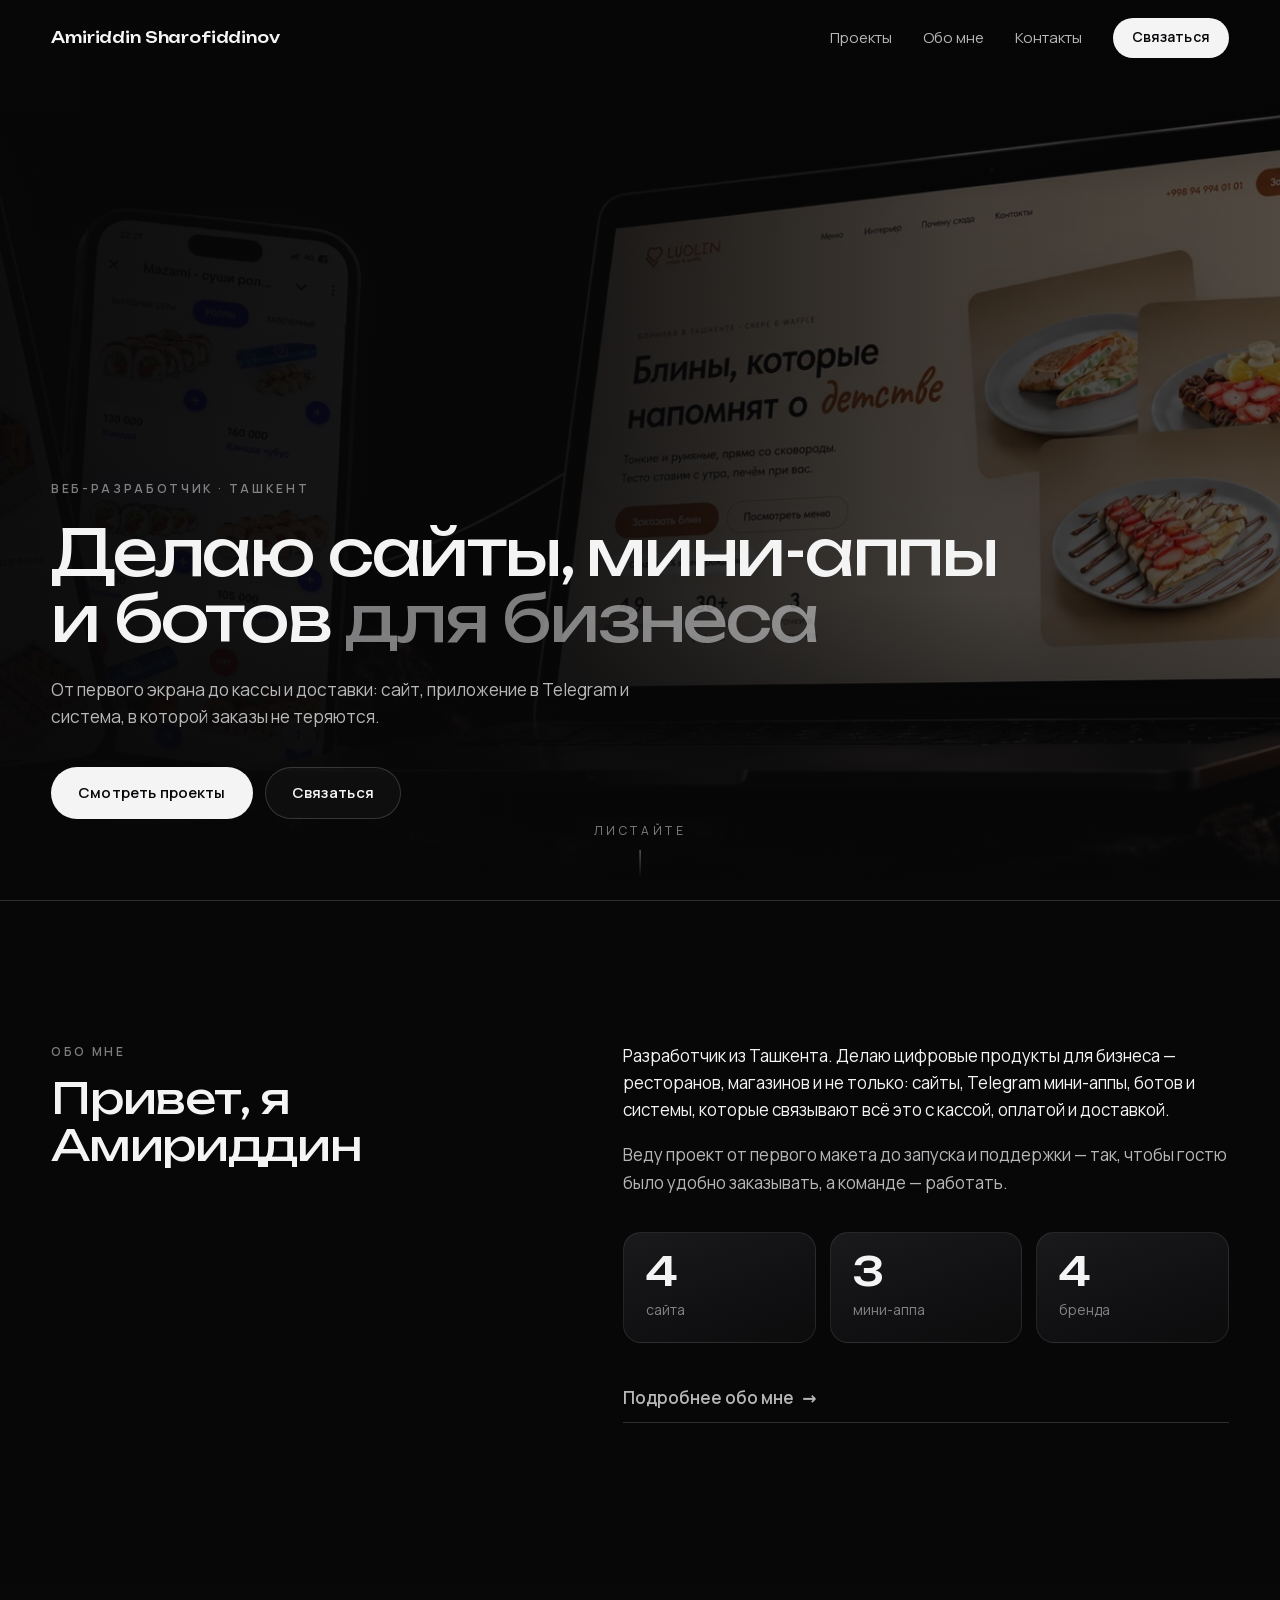
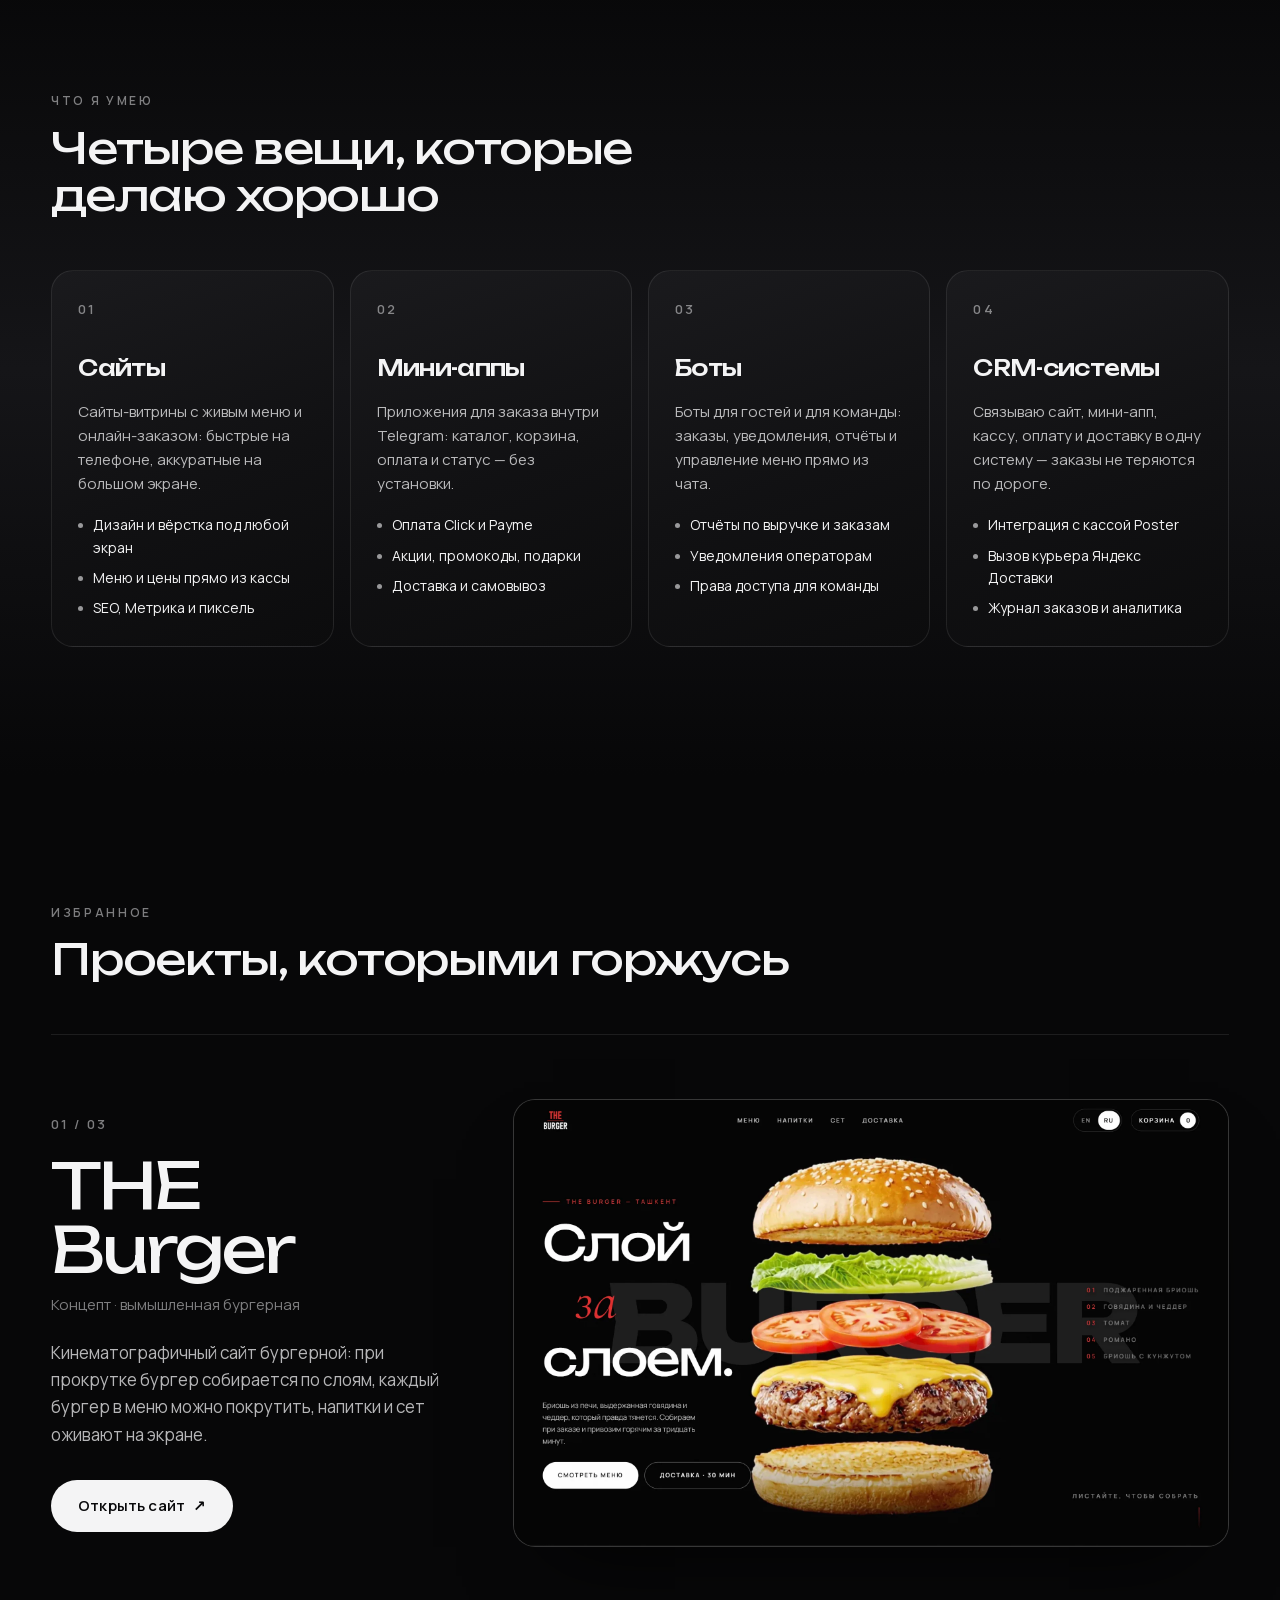
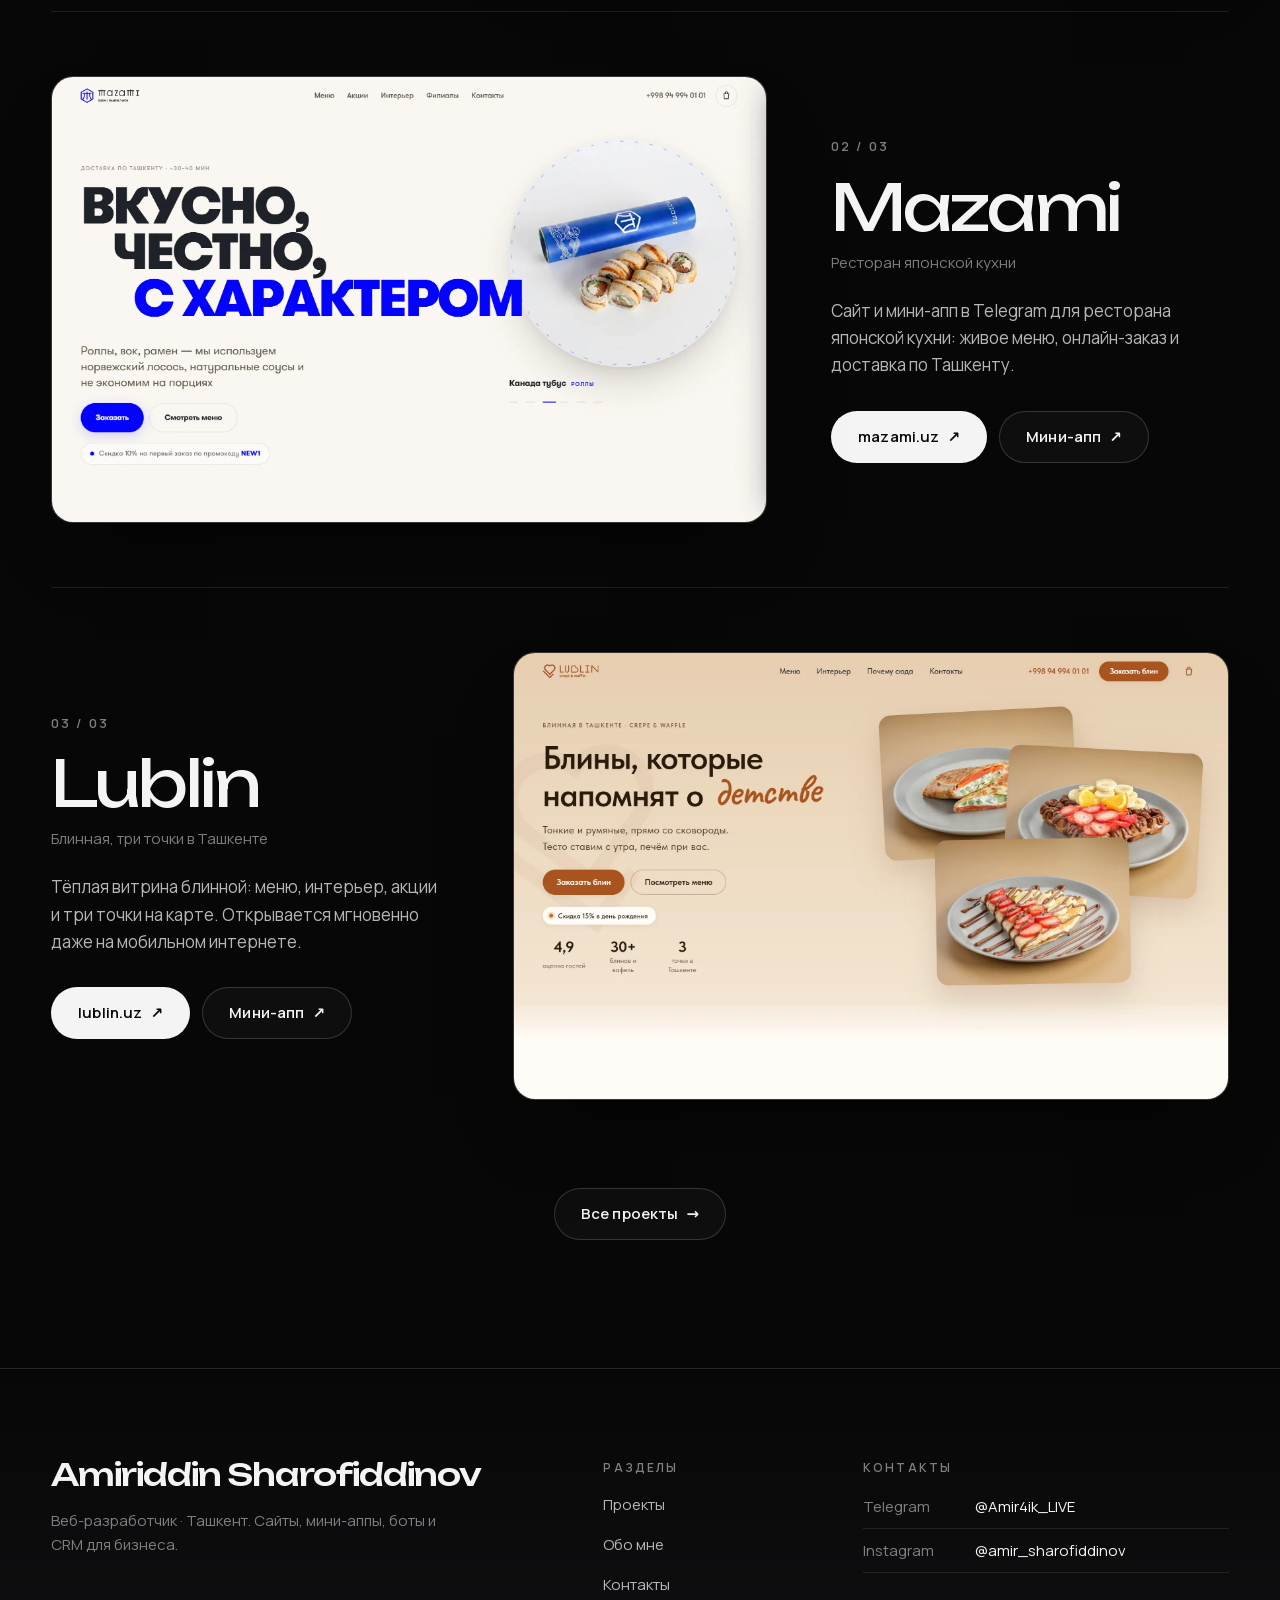
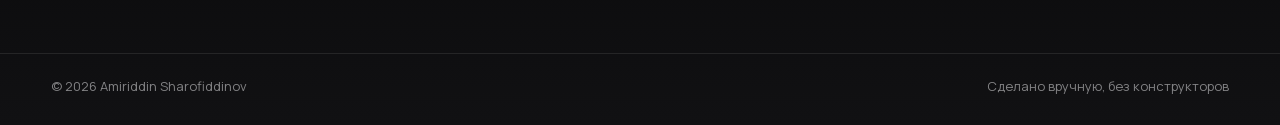
<file: index.html>
<!DOCTYPE html><html lang="ru" class="t7sVdG_variable hdYSwG_variable"><head><meta charSet="utf-8"/><meta name="viewport" content="width=device-width, initial-scale=1"/><link rel="preload" href="/_next/static/media/4e1c87b7aa9e2f2f-s.p.3o02-8iknf6dl.woff2" as="font" crossorigin="" type="font/woff2"/><link rel="preload" href="/_next/static/media/a343f882a40d2cc9-s.p.0p-wng2nn8o-p.woff2" as="font" crossorigin="" type="font/woff2"/><link rel="preload" href="/_next/static/media/b59689b1142d37ce-s.p.1bk8_xp319hr4.woff2" as="font" crossorigin="" type="font/woff2"/><link rel="preload" href="/_next/static/media/d3fe2f289711ac3f-s.p.2v2sz4qlut9s1.woff2" as="font" crossorigin="" type="font/woff2"/><link rel="preload" href="/shots/hero.webp" as="image"/><link rel="stylesheet" href="/_next/static/chunks/0s82jh16yvixo.css" data-precedence="next"/><link rel="preload" as="script" fetchPriority="low" href="/_next/static/chunks/1x6obpmlu1_c2.js"/><script src="/_next/static/chunks/2r4s4h5xul1n-.js" async=""></script><script src="/_next/static/chunks/2khxl0v1q4i6n.js" async=""></script><script src="/_next/static/chunks/1kb4dcqdypxx7.js" async=""></script><script src="/_next/static/chunks/turbopack-3-ry682tkyiqk.js" async=""></script><script src="/_next/static/chunks/0umf92h1sb77c.js" async=""></script><script src="/_next/static/chunks/2ol_wr3q3f4i1.js" async=""></script><meta name="theme-color" content="#070708"/><title>Amiriddin Sharofiddinov — сайты, мини-аппы, боты и CRM</title><meta name="description" content="Делаю сайты, Telegram мини-аппы, ботов и системы заказов для бизнеса в Ташкенте."/><meta name="robots" content="noindex, nofollow"/><meta name="color-scheme" content="only dark"/><meta property="og:title" content="Amiriddin Sharofiddinov — сайты, мини-аппы, боты и CRM"/><meta property="og:description" content="Делаю сайты, Telegram мини-аппы, ботов и системы заказов для бизнеса в Ташкенте."/><meta property="og:site_name" content="Amiriddin Sharofiddinov"/><meta property="og:locale" content="ru_RU"/><meta property="og:image" content="https://amir4iklive.github.io/og.jpg"/><meta property="og:image:width" content="1200"/><meta property="og:image:height" content="630"/><meta property="og:image:alt" content="Amiriddin Sharofiddinov — сайты, мини-аппы, боты и CRM"/><meta property="og:type" content="website"/><meta name="twitter:card" content="summary_large_image"/><meta name="twitter:title" content="Amiriddin Sharofiddinov — сайты, мини-аппы, боты и CRM"/><meta name="twitter:description" content="Делаю сайты, Telegram мини-аппы, ботов и системы заказов для бизнеса в Ташкенте."/><meta name="twitter:image" content="https://amir4iklive.github.io/og.jpg"/><link rel="icon" href="/favicon.ico?favicon.1y26ri8yu77g-.ico" sizes="64x64" type="image/x-icon"/><link rel="icon" href="/icon.svg?icon.0d6d65uo4bvgk.svg" sizes="any" type="image/svg+xml"/><meta name="next-size-adjust" content=""/><script src="/_next/static/chunks/0cz1d0mv5g_q7.js" noModule=""></script></head><body><div hidden=""><!--$--><!--/$--></div><script>document.documentElement.classList.add('js')</script><a class="skip" href="#main">Перейти к содержанию</a><header class="top"><a class="top__logo" href="/">Amiriddin Sharofiddinov</a><nav class="top__nav" aria-label="Разделы"><a class="top__home is-on" aria-current="page" href="/">Главная</a><a class="" href="/projects/">Проекты</a><a class="" href="/about/">Обо мне</a><a class="" href="/contacts/">Контакты</a><a class="btn btn--light btn--sm top__cta" href="/contacts/">Связаться</a><div class="top__social"><a href="https://t.me/Amir4ik_LIVE" target="_blank" rel="noreferrer">Telegram<!-- --> ↗</a><a href="https://instagram.com/amir_sharofiddinov" target="_blank" rel="noreferrer">Instagram<!-- --> ↗</a></div></nav><button type="button" class="top__burger" aria-expanded="false" aria-label="Открыть меню"><i aria-hidden="true"></i></button></header><main id="main"><section class="hero"><div class="shot hero__photo" style="aspect-ratio:auto"><img src="/shots/hero.webp" alt="Сайт Lublin и мини-апп Mazami на ноутбуке и телефонах" loading="eager" decoding="async"/></div><div class="hero__shade" aria-hidden="true"></div><div class="hero__inner"><p class="eyebrow" data-reveal="true">Веб-разработчик · Ташкент</p><h1 class="hero__title" data-reveal="true" style="--d:0.06s">Делаю сайты, <span class="nowrap">мини-аппы</span> и ботов <span class="dim">для бизнеса</span></h1><p class="hero__lead" data-reveal="true" style="--d:0.14s">От первого экрана до кассы и доставки: сайт, приложение в Telegram и система, в которой заказы не теряются.</p><div class="hero__actions" data-reveal="true" style="--d:0.22s"><a class="btn btn--light" href="/projects/">Смотреть проекты</a><a class="btn btn--ghost" href="/contacts/">Связаться</a></div></div><span class="hero__hint" aria-hidden="true">Листайте</span></section><hr class="divider"/><section class="about" id="about"><div class="wrap about__grid"><div><p class="eyebrow" data-reveal="true">Обо мне</p><h2 class="h2" data-reveal="true" style="--d:0.06s">Привет, я Амириддин</h2></div><div class="about__text"><p data-reveal="true" style="--d:0.1s">Разработчик из Ташкента. Делаю цифровые продукты для бизнеса — ресторанов, магазинов и не только: сайты, Telegram мини-аппы, ботов и системы, которые связывают всё это с кассой, оплатой и доставкой.</p><p data-reveal="true" style="--d:0.16s">Веду проект от первого макета до запуска и поддержки — так, чтобы гостю было удобно заказывать, а команде — работать.</p><dl class="facts" data-reveal="true" style="--d:0.22s"><div><dt>4</dt><dd>сайта</dd></div><div><dt>3</dt><dd>мини-аппа</dd></div><div><dt>4</dt><dd>бренда</dd></div></dl><a class="link-arrow" data-reveal="true" style="--d:0.28s" href="/about/">Подробнее обо мне <span aria-hidden="true">→</span></a></div></div></section><section class="skills"><div class="wrap"><div class="sec-head"><p class="eyebrow" data-reveal="true">Что я умею</p><h2 class="h2" data-reveal="true" style="--d:0.06s">Четыре вещи, которые делаю хорошо</h2></div><div class="skills__grid"><article class="skill" data-reveal="true" style="--d:0s"><span class="skill__num">0<!-- -->1</span><h3 class="skill__title">Сайты</h3><p class="skill__text">Сайты-витрины с живым меню и онлайн-заказом: быстрые на телефоне, аккуратные на большом экране.</p><ul class="skill__points"><li>Дизайн и вёрстка под любой экран</li><li>Меню и цены прямо из кассы</li><li>SEO, Метрика и пиксель</li></ul></article><article class="skill" data-reveal="true" style="--d:0.07s"><span class="skill__num">0<!-- -->2</span><h3 class="skill__title">Мини-аппы</h3><p class="skill__text">Приложения для заказа внутри Telegram: каталог, корзина, оплата и статус — без установки.</p><ul class="skill__points"><li>Оплата Click и Payme</li><li>Акции, промокоды, подарки</li><li>Доставка и самовывоз</li></ul></article><article class="skill" data-reveal="true" style="--d:0.14s"><span class="skill__num">0<!-- -->3</span><h3 class="skill__title">Боты</h3><p class="skill__text">Боты для гостей и для команды: заказы, уведомления, отчёты и управление меню прямо из чата.</p><ul class="skill__points"><li>Отчёты по выручке и заказам</li><li>Уведомления операторам</li><li>Права доступа для команды</li></ul></article><article class="skill" data-reveal="true" style="--d:0.21000000000000002s"><span class="skill__num">0<!-- -->4</span><h3 class="skill__title">CRM-системы</h3><p class="skill__text">Связываю сайт, мини-апп, кассу, оплату и доставку в одну систему — заказы не теряются по дороге.</p><ul class="skill__points"><li>Интеграция с кассой Poster</li><li>Вызов курьера Яндекс Доставки</li><li>Журнал заказов и аналитика</li></ul></article></div></div></section><section class="featured"><div class="wrap"><div class="sec-head"><p class="eyebrow" data-reveal="true">Избранное</p><h2 class="h2" data-reveal="true" style="--d:0.06s">Проекты, которыми горжусь</h2></div><article class="feat"><div class="feat__text" data-reveal="true"><p class="feat__num">0<!-- -->1<!-- --> / 0<!-- -->3</p><h3 class="feat__brand">THE Burger</h3><p class="feat__kicker">Концепт · вымышленная бургерная</p><p class="feat__about">Кинематографичный сайт бургерной: при прокрутке бургер собирается по слоям, каждый бургер в меню можно покрутить, напитки и сет оживают на экране.</p><div class="feat__links"><a class="btn btn--light" href="https://amir4iklive.github.io/the-burger/" target="_blank" rel="noreferrer">Открыть сайт<!-- --> <span aria-hidden="true">↗</span></a></div></div><div class="feat__media" data-reveal="true" style="--d:0.1s"><div class="shot " style="aspect-ratio:16 / 10"><img src="/shots/theburger-hero.webp" alt="THE Burger — сайт" loading="lazy" decoding="async"/></div></div></article><article class="feat feat--flip"><div class="feat__text" data-reveal="true"><p class="feat__num">0<!-- -->2<!-- --> / 0<!-- -->3</p><h3 class="feat__brand">Mazami</h3><p class="feat__kicker">Ресторан японской кухни</p><p class="feat__about">Сайт и мини-апп в Telegram для ресторана японской кухни: живое меню, онлайн-заказ и доставка по Ташкенту.</p><div class="feat__links"><a class="btn btn--light" href="https://mazami.uz" target="_blank" rel="noreferrer">mazami.uz<!-- --> <span aria-hidden="true">↗</span></a><a class="btn btn--ghost" href="https://t.me/mazamiuzbot" target="_blank" rel="noreferrer">Мини-апп<!-- --> <span aria-hidden="true">↗</span></a></div></div><div class="feat__media" data-reveal="true" style="--d:0.1s"><div class="shot " style="aspect-ratio:16 / 10"><img src="/shots/mazami-hero.webp" alt="Mazami — сайт" loading="lazy" decoding="async"/></div></div></article><article class="feat"><div class="feat__text" data-reveal="true"><p class="feat__num">0<!-- -->3<!-- --> / 0<!-- -->3</p><h3 class="feat__brand">Lublin</h3><p class="feat__kicker">Блинная, три точки в Ташкенте</p><p class="feat__about">Тёплая витрина блинной: меню, интерьер, акции и три точки на карте. Открывается мгновенно даже на мобильном интернете.</p><div class="feat__links"><a class="btn btn--light" href="https://lublin.uz" target="_blank" rel="noreferrer">lublin.uz<!-- --> <span aria-hidden="true">↗</span></a><a class="btn btn--ghost" href="https://t.me/lublinuzbot" target="_blank" rel="noreferrer">Мини-апп<!-- --> <span aria-hidden="true">↗</span></a></div></div><div class="feat__media" data-reveal="true" style="--d:0.1s"><div class="shot " style="aspect-ratio:16 / 10"><img src="/shots/lublin-hero.webp" alt="Lublin — сайт" loading="lazy" decoding="async"/></div></div></article><div class="featured__more" data-reveal="true"><a class="btn btn--ghost" href="/projects/">Все проекты <span aria-hidden="true">→</span></a></div></div></section><!--$--><!--/$--></main><footer class="foot"><div class="foot__inner"><div class="foot__brand"><a class="foot__name" href="/">Amiriddin Sharofiddinov</a><p class="foot__line">Веб-разработчик<!-- --> · <!-- -->Ташкент<!-- -->. Сайты, мини-аппы, боты и CRM для бизнеса.</p></div><nav class="foot__col" aria-label="Разделы"><p class="foot__head">Разделы</p><a href="/projects/">Проекты</a><a href="/about/">Обо мне</a><a href="/contacts/">Контакты</a></nav><div class="foot__col"><p class="foot__head">Контакты</p><p class="foot__contact"><span>Telegram</span><a class="contact-value" href="https://t.me/Amir4ik_LIVE" target="_blank" rel="noreferrer">@Amir4ik_LIVE</a></p><p class="foot__contact"><span>Instagram</span><a class="contact-value" href="https://instagram.com/amir_sharofiddinov" target="_blank" rel="noreferrer">@amir_sharofiddinov</a></p></div></div><div class="foot__bottom"><span>© <!-- -->2026<!-- --> <!-- -->Amiriddin Sharofiddinov</span><span>Сделано вручную, без конструкторов</span></div></footer><script id="_R_">(globalThis["TURBOPACK"] || (globalThis["TURBOPACK"] = [])).push({"otherChunks":["static/chunks/1x6obpmlu1_c2.js","static/chunks/2r4s4h5xul1n-.js","static/chunks/2khxl0v1q4i6n.js","static/chunks/1kb4dcqdypxx7.js"],"runtimeModuleIds":[94553]});</script><script src="/_next/static/chunks/1x6obpmlu1_c2.js" async=""></script><script>(self.__next_f=self.__next_f||[]).push([0])</script><script>self.__next_f.push([1,"1:\"$Sreact.fragment\"\n2:\"/_next/static/chunks/0umf92h1sb77c.js\"\n3:\"/_next/static/chunks/2ol_wr3q3f4i1.js\"\n4:I[2971,[\"$2\",\"$3\"],\"default\"]\n5:I[39756,[\"$2\",\"$3\"],\"default\"]\n6:I[37457,[\"$2\",\"$3\"],\"default\"]\n7:I[22016,[\"$2\",\"$3\"],\"\"]\n8:I[91563,[\"$2\",\"$3\"],\"default\"]\n10:\"ViewportBoundary\"\n11:I[97367,[\"$2\",\"$3\"],\"$10\"]\n13:\"MetadataBoundary\"\n14:I[97367,[\"$2\",\"$3\"],\"$13\"]\n15:\"$Sreact.suspense\"\n17:I[68027,[\"$2\",\"$3\"],\"default\",1]\n:HL[\"/_next/static/chunks/0s82jh16yvixo.css\",\"style\"]\n:HL[\"/_next/static/media/4e1c87b7aa9e2f2f-s.p.3o02-8iknf6dl.woff2\",\"font\",{\"crossOrigin\":\"\",\"type\":\"font/woff2\"}]\n:HL[\"/_next/static/media/a343f882a40d2cc9-s.p.0p-wng2nn8o-p.woff2\",\"font\",{\"crossOrigin\":\"\",\"type\":\"font/woff2\"}]\n:HL[\"/_next/static/media/b59689b1142d37ce-s.p.1bk8_xp319hr4.woff2\",\"font\",{\"crossOrigin\":\"\",\"type\":\"font/woff2\"}]\n:HL[\"/_next/static/media/d3fe2f289711ac3f-s.p.2v2sz4qlut9s1.woff2\",\"font\",{\"crossOrigin\":\"\",\"type\":\"font/woff2\"}]\n:HL[\"/shots/hero.webp\",\"image\"]\n9:[[\"children\",{\"s\":\"__PAGE__\",\"h\":512,\"d\":{\"r\":[\"$\",\"$1\",\"c\",{\"children\":[[[\"$\",\"section\",null,{\"className\":\"hero\",\"children\":[[\"$\",\"div\",null,{\"className\":\"shot hero__photo\",\"style\":{\"aspectRatio\":\"auto\"},\"children\":[\"$\",\"img\",null,{\"src\":\"/shots/hero.webp\",\"alt\":\"Сайт Lublin и мини-апп Mazami на ноутбуке и телефонах\",\"loading\":\"eager\",\"decoding\":\"async\"}]}],[\"$\",\"div\",null,{\"className\":\"hero__shade\",\"aria-hidden\":\"true\"}],[\"$\",\"div\",null,{\"className\":\"hero__inner\",\"children\":[[\"$\",\"p\",null,{\"className\":\"eyebrow\",\"data-reveal\":true,\"children\":\"Веб-разработчик · Ташкент\"}],[\"$\",\"h1\",null,{\"className\":\"hero__title\",\"data-reveal\":true,\"style\":{\"--d\":\"0.06s\"},\"children\":[\"Делаю сайты, \",[\"$\",\"span\",null,{\"className\":\"nowrap\",\"children\":\"мини-аппы\"}],\" и ботов \",[\"$\",\"span\",null,{\"className\":\"dim\",\"children\":\"для бизнеса\"}]]}],[\"$\",\"p\",null,{\"className\":\"hero__lead\",\"data-reveal\":true,\"style\":{\"--d\":\"0.14s\"},\"children\":\"От первого экрана до кассы и доставки: сайт, приложение в Telegram и система, в которой заказы не теряются.\"}],[\"$\",\"div\",null,{\"className\":\"hero__actions\",\"data-reveal\":true,\"style\":{\"--d\":\"0.22s\"},\"children\":[[\"$\",\"$L7\",null,{\"className\":\"btn btn--light\",\"href\":\"/projects\",\"children\":\"Смотреть проекты\"}],[\"$\",\"$L7\",null,{\"className\":\"btn btn--ghost\",\"href\":\"/contacts\",\"children\":\"Связаться\"}]]}]]}],[\"$\",\"span\",null,{\"className\":\"hero__hint\",\"aria-hidden\":\"true\",\"children\":\"Листайте\"}]]}],[\"$\",\"hr\",null,{\"className\":\"divider\"}],[\"$\",\"section\",null,{\"className\":\"about\",\"id\":\"about\",\"children\":[\"$\",\"div\",null,{\"className\":\"wrap about__grid\",\"children\":[[\"$\",\"div\",null,{\"children\":[\"$La\",\"$Lb\"]}],\"$Lc\"]}]}],\"$Ld\",\"$Le\"],null,\"$Lf\"]}],\"p\":false,\"v\":null}}]]\n0:{\"P\":null,\"c\":[\"\",\"\"],\"q\":\"\",\"i\":false,\"t\":{\"t\":{\"s\":\"\",\"h\":528,\"d\":{\"r\":[\"$\",\"$1\",\"c\",{\"children\":[[[\"$\",\"link\",\"0\",{\"rel\":\"stylesheet\",\"href\":\"/_next/static/chunks/0s82jh16yvixo.css\",\"precedence\":\"next\",\"crossOrigin\":\"$undefined\",\"nonce\":\"$undefined\"}],[\"$\",\"script\",\"script-0\",{\"src\":\"/_next/static/chunks/0umf92h1sb77c.js\",\"async\":true,\"nonce\":\"$undefined\"}],[\"$\",\"script\",\"script-1\",{\"src\":\"/_next/static/chunks/2ol_wr3q3f4i1.js\",\"async\":true,\"nonce\":\"$undefined\"}]],[\"$\",\"html\",null,{\"lang\":\"ru\",\"className\":\"t7sVdG_variable hdYSwG_variable\",\"suppressHydrationWarning\":true,\"children\":[\"$\",\"body\",null,{\"children\":[[\"$\",\"script\",null,{\"dangerouslySetInnerHTML\":{\"__html\":\"document.documentElement.classList.add('js')\"}}],[\"$\",\"a\",null,{\"className\":\"skip\",\"href\":\"#main\",\"children\":\"Перейти к содержанию\"}],[\"$\",\"$L4\",null,{}],[\"$\",\"main\",null,{\"id\":\"main\",\"children\":[\"$\",\"$L5\",null,{\"parallelRouterKey\":\"children\",\"error\":\"$undefined\",\"errorStyles\":\"$undefined\",\"errorScripts\":\"$undefined\",\"template\":[\"$\",\"$L6\",null,{}],\"templateStyles\":\"$undefined\",\"templateScripts\":\"$undefined\",\"notFound\":[[\"$\",\"section\",null,{\"className\":\"phead nf\",\"children\":[[\"$\",\"p\",null,{\"className\":\"eyebrow\",\"children\":\"Ошибка 404\"}],[\"$\",\"h1\",null,{\"className\":\"phead__title\",\"children\":\"Такой страницы нет\"}],[\"$\",\"p\",null,{\"className\":\"phead__lead\",\"children\":\"Возможно, ссылка устарела или в адресе опечатка. Начните с главной или посмотрите проекты.\"}],[\"$\",\"div\",null,{\"className\":\"hero__actions\",\"children\":[[\"$\",\"$L7\",null,{\"className\":\"btn btn--light\",\"href\":\"/\",\"children\":\"На главную\"}],[\"$\",\"$L7\",null,{\"className\":\"btn btn--ghost\",\"href\":\"/projects\",\"children\":\"Проекты\"}]]}]]}],[]],\"forbidden\":\"$undefined\",\"unauthorized\":\"$undefined\"}]}],[\"$\",\"footer\",null,{\"className\":\"foot\",\"children\":[[\"$\",\"div\",null,{\"className\":\"foot__inner\",\"children\":[[\"$\",\"div\",null,{\"className\":\"foot__brand\",\"children\":[[\"$\",\"$L7\",null,{\"href\":\"/\",\"className\":\"foot__name\",\"children\":\"Amiriddin Sharofiddinov\"}],[\"$\",\"p\",null,{\"className\":\"foot__line\",\"children\":[\"Веб-разработчик\",\" · \",\"Ташкент\",\". Сайты, мини-аппы, боты и CRM для бизнеса.\"]}]]}],[\"$\",\"nav\",null,{\"className\":\"foot__col\",\"aria-label\":\"Разделы\",\"children\":[[\"$\",\"p\",null,{\"className\":\"foot__head\",\"children\":\"Разделы\"}],[[\"$\",\"$L7\",\"/projects\",{\"href\":\"/projects\",\"children\":\"Проекты\"}],[\"$\",\"$L7\",\"/about\",{\"href\":\"/about\",\"children\":\"Обо мне\"}],[\"$\",\"$L7\",\"/contacts\",{\"href\":\"/contacts\",\"children\":\"Контакты\"}]]]}],[\"$\",\"div\",null,{\"className\":\"foot__col\",\"children\":[[\"$\",\"p\",null,{\"className\":\"foot__head\",\"children\":\"Контакты\"}],[[\"$\",\"p\",\"telegram\",{\"className\":\"foot__contact\",\"children\":[[\"$\",\"span\",null,{\"children\":\"Telegram\"}],[\"$\",\"a\",null,{\"className\":\"contact-value\",\"href\":\"https://t.me/Amir4ik_LIVE\",\"target\":\"_blank\",\"rel\":\"noreferrer\",\"children\":\"@Amir4ik_LIVE\"}]]}],[\"$\",\"p\",\"instagram\",{\"className\":\"foot__contact\",\"children\":[[\"$\",\"span\",null,{\"children\":\"Instagram\"}],[\"$\",\"a\",null,{\"className\":\"contact-value\",\"href\":\"https://instagram.com/amir_sharofiddinov\",\"target\":\"_blank\",\"rel\":\"noreferrer\",\"children\":\"@amir_sharofiddinov\"}]]}]]]}]]}],[\"$\",\"div\",null,{\"className\":\"foot__bottom\",\"children\":[[\"$\",\"span\",null,{\"children\":[\"© \",2026,\" \",\"Amiriddin Sharofiddinov\"]}],[\"$\",\"span\",null,{\"children\":\"Сделано вручную, без конструкторов\"}]]}]]}],[\"$\",\"$L8\",null,{}]]}]}]]}],\"p\":false,\"v\":null},\"c\":\"$Q9\"},\"h\":{\"r\":[\"$\",\"$1\",\"h\",{\"children\":[null,[\"$\",\"$L11\",null,{\"children\":\"$L12\"}],[\"$\",\"$L14\",null,{\"children\":[[\"$\",\"div\",null,{\"hidden\":true,\"children\":[\"$\",\"$15\",null,{\"name\":\"Next.Metadata\",\"children\":\"$L16\"}]}],null]}],[\"$\",\"meta\",null,{\"name\":\"next-size-adjust\",\"content\":\"\"}]]}],\"p\":false,\"v\":null}},\"m\":\"$undefined\",\"G\":[\"$17\",[[\"$\",\"link\",\"0\",{\"rel\":\"stylesheet\",\"href\":\"/_next/static/chunks/0s82jh16yvixo.css\",\"precedence\":\"next\",\"crossOrigin\":\"$undefined\",\"nonce\":\"$undefined\"}]]],\"S\":true,\"r\":\"$undefined\",\"s\":\"$undefined\",\"a\":\"$undefined\",\"l\":\"$undefined\",\"p\":\"$undefined\",\"d\":\"$undefined\",\"b\":\"O921_ZmAZaTmbzYtUHk78\"}\n18:I[97367,[\"$2\",\"$3\"],\"OutletBoundary\"]\na:[\"$\",\"p\",null,{\"className\":\"eyebrow\",\"data-reveal\":true,\"children\":\"Обо мне\"}]\nb:[\"$\",\"h2\",null,{\"className\":\"h2\",\"data-reveal\":true,\"style\":{\"--d\":\"0.06s\"},\"children\":\"Привет, я Амириддин\"}]\nc:[\"$\",\"div\",null,{\"className\":\"about__text\",\"children\":[[\"$\",\"p\",null,{\"data-reveal\":true,\"style\":{\"--d\":\"0.1s\"},\"children\":\"Разработчик из Ташкента. Делаю цифровые продукты для бизнеса — ресторанов, магазинов и не только: сайты, Telegram мини-аппы, ботов и системы, которые связывают всё это с кассой, оплатой и доставкой.\"}],[\"$\",\"p\",null,{\"data-reveal\":true,\"style\":{\"--d\":\"0.16s\"},\"children\":\"Веду проект от первого макета до запуска и поддержки — так, чтобы гостю было удобно заказывать, а команде — работать.\"}],[\"$\",\"dl\",null,{\"className\":\"facts\",\"data-reveal\":true,\"style\":{\"--d\":\"0.22s\"},\"children\":[[\"$\",\"div\",\"сайта\",{\"children\":[[\"$\",\"dt\",null,{\"children\":\"4\"}],[\"$\",\"dd\",null,{\"children\":\"сайта\"}]]}],[\"$\",\"div\",\"мини-аппа\",{\"children\":[[\"$\",\"dt\",null,{\"children\":\"3\"}],[\"$\",\"dd\",null,{\"children\":\"мини-аппа\"}]]}],[\"$\",\"div\",\"бренда\",{\"children\":[[\"$\",\"dt\",null,{\"children\":\"4\"}],[\"$\",\"dd\",null,{\"children\":\"бренда\"}]]}]]}],[\"$\",\"$L7\",null,{\"className\":\"link-arrow\",\"href\":\"/about\",\"data-reveal\":true,\"style\":{\"--d\":\"0.28s\"},\"children\":[\"Подробнее обо мне \",[\"$\",\"span\",null,{\"aria-hidden\":\"true\",\"children\":\"→\"}]]}]]}]\nd:[\"$\",\"section\",null,{\"className\":\"skills\",\"children\":[\"$\",\"div\",null,{\"className\":\"wrap\",\"children\":[[\"$\",\"div\",null,{\"className\":\"sec-head\",\"children\":[[\"$\",\"p\",null,{\"className\":\"eyebrow\",\"data-reveal\":true,\"children\":\"Что я умею\"}],[\"$\",\"h2\",null,{\"className\":\"h2\",\"data-reveal\":true,\"style\":{\"--d\":\"0.06s\"},\"children\":\"Четыре вещи, которые делаю хорошо\"}]]}],[\"$\",\"div\",null,{\"className\":\"skills__grid\",\"children\":[[\"$\",\"article\",\"sites\",{\"className\":\"skill\",\"data-reveal\":true,\"style\":{\"--d\":\"0s\"},\"children\":[[\"$\",\"span\",null,{\"className\":\"skill__num\",\"children\":[\"0\",1]}],[\"$\",\"h3\",null,{\"className\":\"skill__title\",\"children\":\"Сайты\"}],[\"$\",\"p\",null,{\"className\":\"skill__text\",\"children\":\"Сайты-витрины с живым меню и онлайн-заказом: быстрые на телефоне, аккуратные на большом экране.\"}],[\"$\",\"ul\",null,{\"className\":\"skill__points\",\"children\":[[\"$\",\"li\",\"Дизайн и вёрстка под любой экран\",{\"children\":\"Дизайн и вёрстка под любой экран\"}],[\"$\",\"li\",\"Меню и цены прямо из кассы\",{\"children\":\"Меню и цены прямо из кассы\"}],[\"$\",\"li\",\"SEO, Метрика и пиксель\",{\"children\":\"SEO, Метрика и пиксель\"}]]}]]}],[\"$\",\"article\",\"apps\",{\"className\":\"skill\",\"data-reveal\":true,\"style\":{\"--d\":\"0.07s\"},\"children\":[[\"$\",\"span\",null,{\"className\":\"skill__num\",\"children\":[\"0\",2]}],[\"$\",\"h3\",null,{\"className\":\"skill__title\",\"children\":\"Мини-аппы\"}],[\"$\",\"p\",null,{\"className\":\"skill__text\",\"children\":\"Приложения для заказа внутри Telegram: каталог, корзина, оплата и статус — без установки.\"}],[\"$\",\"ul\",null,{\"className\":\"skill__points\",\"children\":[[\"$\",\"li\",\"Оплата Click и Payme\",{\"children\":\"Оплата Click и Payme\"}],[\"$\",\"li\",\"Акции, промокоды, подарки\",{\"children\":\"Акции, промокоды, подарки\"}],[\"$\",\"li\",\"Доставка и самовывоз\",{\"children\":\"Доставка и самовывоз\"}]]}]]}],[\"$\",\"article\",\"bots\",{\"className\":\"skill\",\"data-reveal\":true,\"style\":{\"--d\":\"0.14s\"},\"children\":[[\"$\",\"span\",null,{\"className\":\"skill__num\",\"children\":[\"0\",3]}],[\"$\",\"h3\",null,{\"className\":\"skill__title\",\"children\":\"Боты\"}],[\"$\",\"p\",null,{\"className\":\"skill__text\",\"children\":\"Боты для гостей и для команды: заказы, уведомления, отчёты и управление меню прямо из чата.\"}],[\"$\",\"ul\",null,{\"className\":\"skill__points\",\"children\":[[\"$\",\"li\",\"Отчёты по выручке и заказам\",{\"children\":\"Отчёты по выручке и заказам\"}],[\"$\",\"li\",\"Уведомления операторам\",{\"children\":\"Уведомления операторам\"}],[\"$\",\"li\",\"Права доступа для команды\",{\"children\":\"Права доступа для команды\"}]]}]]}],[\"$\",\"article\",\"crm\",{\"className\":\"skill\",\"data-reveal\":true,\"style\":{\"--d\":\"0.21000000000000002s\"},\"children\":[[\"$\",\"span\",null,{\"className\":\"skill__num\",\"children\":[\"0\",4]}],[\"$\",\"h3\",null,{\"className\":\"skill__title\",\"children\":\"CRM-системы\"}],[\"$\",\"p\",null,{\"className\":\"skill__text\",\"children\":\"Связываю сайт, мини-апп, кассу, оплату и доставку в одну систему — заказы не теряются по дороге.\"}],[\"$\",\"ul\",null,{\"className\":\"skill__points\",\"children\":[[\"$\",\"li\",\"Интеграция с кассой Poster\",{\"children\":\"Интеграция с кассой Poster\"}],[\"$\",\"li\",\"Вызов курьера Яндекс Доставки\",{\"children\":\"Вызов курьера Яндекс Доставки\"}],[\"$\",\"li\",\"Журнал заказов и аналитика\",{\"children\":\"Журнал заказов и аналитика\"}]]}]]}]]}]]}]}]\ne:[\"$\",\"section\",null,{\"className\":\"featured\",\"children\":[\"$\",\"div\",null,{\"className\":\"wrap\",\"children\":[[\"$\",\"div\",null,{\"className\":\"sec-head\",\"children\":[[\"$\",\"p\",null,{\"className\":\"eyebrow\",\"data-reveal\":true,\"children\":\"Избранное\"}],[\"$\",\"h2\",null,{\"className\":\"h2\",\"data-reveal\":true,\"style\":{\"--d\":\"0.06s\"},\"children\":\"Проекты, которыми горжусь\"}]]}],[[\"$\",\"article\",\"theburger\",{\"className\":\"feat\",\"children\":[[\"$\",\"div\",null,{\"className\":\"feat__text\",\"data-reveal\":true,\"children\":[[\"$\",\"p\",null,{\"className\":\"feat__num\",\"children\":[\"0\",1,\" / 0\",3]}],[\"$\",\"h3\",null,{\"className\":\"feat__brand\",\"children\":\"THE Burger\"}],[\"$\",\"p\",null,{\"className\":\"feat__kicker\",\"children\":\"Концепт · вымышленная бургерная\"}],[\"$\",\"p\",null,{\"className\":\"feat__about\",\"children\":\"Кинематографичный сайт бургерной: при прокрутке бургер собирается по слоям, каждый бургер в меню можно покрутить, напитки и сет оживают на экране.\"}],[\"$\",\"div\",null,{\"className\":\"feat__links\",\"children\":[[\"$\",\"a\",\"https://amir4iklive.github.io/the-burger/\",{\"className\":\"btn btn--light\",\"href\":\"https://amir4iklive.github.io/the-burger/\",\"target\":\"_blank\",\"rel\":\"noreferrer\",\"children\":[\"Открыть сайт\",\" \",[\"$\",\"span\",null,{\"aria-hidden\":\"true\",\"children\":\"↗\"}]]}]]}]]}],[\"$\",\"div\",null,{\"className\":\"feat__media\",\"data-reveal\":true,\"style\":{\"--d\":\"0.1s\"},\"children\":[\"$\",\"div\",null,{\"className\":\"shot \",\"style\":{\"aspectRatio\":\"16 / 10\"},\"children\":[\"$\",\"img\",null,{\"src\":\"/shots/theburger-hero.webp\",\"alt\":\"THE Burger — сайт\",\"loading\":\"lazy\",\"decoding\":\"async\"}]}]}]]}],[\"$\",\"article\",\"mazami\",{\"className\":\"feat feat--flip\",\"children\":[[\"$\",\"div\",null,{\"className\":\"feat__text\",\"data-reveal\":true,\"children\":[[\"$\",\"p\",null,{\"className\":\"feat__num\",\"children\":[\"0\",2,\" / 0\",3]}],[\"$\",\"h3\",null,{\"className\":\"feat__brand\",\"children\":\"Mazami\"}],[\"$\",\"p\",null,{\"className\":\"feat__kicker\",\"children\":\"Ресторан японской кухни\"}],[\"$\",\"p\",null,{\"className\":\"feat__about\",\"children\":\"Сайт и мини-апп в Telegram для ресторана японской кухни: живое меню, онлайн-заказ и доставка по Ташкенту.\"}],[\"$\",\"div\",null,{\"className\":\"feat__links\",\"children\":[[\"$\",\"a\",\"https://mazami.uz\",{\"className\":\"btn btn--light\",\"href\":\"https://mazami.uz\",\"target\":\"_blank\",\"rel\":\"noreferrer\",\"children\":[\"mazami.uz\",\" \",[\"$\",\"span\",null,{\"aria-hidden\":\"true\",\"children\":\"↗\"}]]}],[\"$\",\"a\",\"https://t.me/mazamiuzbot\",{\"className\":\"btn btn--ghost\",\"href\":\"https://t.me/mazamiuzbot\",\"target\":\"_blank\",\"rel\":\"noreferrer\",\"children\":[\"Мини-апп\",\" \",[\"$\",\"span\",null,{\"aria-hidden\":\"true\",\"children\":\"↗\"}]]}]]}]]}],[\"$\",\"div\",null,{\"className\":\"feat__media\",\"data-reveal\":true,\"style\":{\"--d\":\"0.1s\"},\"children\":[\"$\",\"div\",null,{\"className\":\"shot \",\"style\":{\"aspectRatio\":\"16 / 10\"},\"children\":[\"$\",\"img\",null,{\"src\":\"/shots/mazami-hero.webp\",\"alt\":\"Mazami — сайт\",\"loading\":\"lazy\",\"decoding\":\"async\"}]}]}]]}],[\"$\",\"article\",\"lublin\",{\"className\":\"feat\",\"children\":[[\"$\",\"div\",null,{\"className\":\"feat__text\",\"data-reveal\":true,\"children\":[[\"$\",\"p\",null,{\"className\":\"feat__num\",\"children\":[\"0\",3,\" / 0\",3]}],[\"$\",\"h3\",null,{\"className\":\"feat__brand\",\"children\":\"Lublin\"}],[\"$\",\"p\",null,{\"className\":\"feat__kicker\",\"children\":\"Блинная, три точки в Ташкенте\"}],[\"$\",\"p\",null,{\"className\":\"feat__about\",\"children\":\"Тёплая витрина блинной: меню, интерьер, акции и три точки на карте. Открывается мгновенно даже на мобильном интернете.\"}],[\"$\",\"div\",null,{\"className\":\"feat__links\",\"children\":[[\"$\",\"a\",\"https://lublin.uz\",{\"className\":\"btn btn--light\",\"href\":\"https://lublin.uz\",\"target\":\"_blank\",\"rel\":\"noreferrer\",\"children\":[\"lublin.uz\",\" \",[\"$\",\"span\",null,{\"aria-hidden\":\"true\",\"children\":\"↗\"}]]}],[\"$\",\"a\",\"https://t.me/lublinuzbot\",{\"className\":\"btn btn--ghost\",\"href\":\"https://t.me/lublinuzbot\",\"target\":\"_blank\",\"rel\":\"noreferrer\",\"children\":[\"Мини-апп\",\" \",[\"$\",\"span\",null,{\"aria-hidden\":\"true\",\"children\":\"↗\"}]]}]]}]]}],[\"$\",\"div\",null,{\"className\":\"feat__media\",\"data-reveal\":true,\"style\":{\"--d\":\"0.1s\"},\"children\":[\"$\",\"div\",null,{\"className\":\"shot \",\"style\":{\"aspectRatio\":\"16 / 10\"},\"children\":[\"$\",\"img\",null,{\"src\":\"/shots/lublin-hero.webp\",\"alt\":\"Lublin — сайт\",\"loading\":\"lazy\",\"decoding\":\"async\"}]}]}]]}]],[\"$\",\"div\",null,{\"className\":\"featured__more\",\"data-reveal\":true,\"children\":[\"$\",\"$L7\",null,{\"className\":\"btn btn--ghost\",\"href\":\"/projects\",\"children\":[\"Все проекты \",[\"$\",\"span\",null,{\"aria-hidden\":\"true\",\"children\":\"→\"}]]}]}]]}]}]\nf:[\"$\",\"$L18\",null,{\"children\":[\"$\",\"$15\",null,{\"name\":\"Next.MetadataOutlet\",\"children\":\"$@19\"}]}]\n12:[[\"$\",\"meta\",\"0\",{\"charSet\":\"utf-8\"}],[\"$\",\"meta\",\"1\",{\"name\":\"viewport\",\"content\":\"width=device-width, initial-scale=1\"}],[\"$\",\"meta\",\"2\",{\"name\":\"theme-color\",\"content\":\"#070708\"}]]\n1a:I[27201,[\"$2\",\"$3\"],\"IconMark\"]\n16:[[\"$\",\"title\",\"0\",{\"children\":\"Amiriddin Sharofiddinov — сайты, мини-аппы, боты и CRM\"}],[\"$\",\"meta\",\"1\",{\"name\":\"description\",\"content\":\"Делаю сайты, Telegram мини-аппы, ботов и системы заказов для бизнеса в Ташкенте.\"}],[\"$\",\"meta\",\"2\",{\"name\":\"robots\",\"content\":\"noindex, nofollow\"}],[\"$\",\"meta\",\"3\",{\"name\":\"color-scheme\",\"content\":\"only dark\"}],[\"$\",\"meta\",\"4\",{\"property\":\"og:title\",\"content\":\"Amiriddin Sharofiddinov — сайты, мини-аппы, боты и CRM\"}],[\"$\",\"meta\",\"5\",{\"property\":\"og:description\",\"content\":\"Делаю сайты, Telegram мини-аппы, ботов и системы заказов для бизнеса в Ташкенте.\"}],[\"$\",\"meta\",\"6\",{\"property\":\"og:site_name\",\"content\":\"Amiriddin Sharofiddinov\"}],[\"$\",\"meta\",\"7\",{\"property\":\"og:locale\",\"content\":\"ru_RU\"}],[\"$\",\"meta\",\"8\",{\"property\":\"og:image\",\"content\":\"https://amir4iklive.github.io/og.jpg\"}],[\"$\",\"meta\",\"9\",{\"property\":\"og:image:width\",\"content\":\"1200\"}],[\"$\",\"meta\",\"10\",{\"property\":\"og:image:height\",\"content\":\"630\"}],[\"$\",\"meta\",\"11\",{\"property\":\"og:image:alt\",\"content\":\"Amiriddin Sharofiddinov — сайты, мини-аппы, боты и CRM\"}],[\"$\",\"meta\",\"12\",{\"property\":\"og:type\",\"content\":\"website\"}],[\"$\",\"meta\",\"13\",{\"name\":\"twitter:card\",\"content\":\"summary_large_image\"}],[\"$\",\"meta\",\"14\",{\"name\":\"twitter:title\",\"content\":\"Amiriddin Sharofiddinov — сайты, мини-аппы, боты и CRM\"}],[\"$\",\"meta\",\"15\",{\"name\":\"twitter:description\",\"content\":\"Делаю сайты, Telegram мини-аппы, ботов и системы заказов для бизнеса в Ташкенте.\"}],[\"$\",\"meta\",\"16\",{\"name\":\"twitter:image\",\"content\":\"https://amir4iklive.github.io/og.jpg\"}],[\"$\",\"link\",\"17\",{\"rel\":\"icon\",\"href\":\"/favicon.ico?favicon.1y26ri8yu77g-.ico\",\"sizes\":\"64x64\",\"type\":\"image/x-icon\"}],[\"$\",\"link\",\"18\",{\"rel\":\"icon\",\"href\":\"/icon.svg?icon.0d6d65uo4bvgk.svg\",\"sizes\":\"any\",\"type\":\"image/svg+xml\"}],[\"$\",\"$L1a\",\"19\",{}]]\n19:null\n"])</script></body></html>
</file>
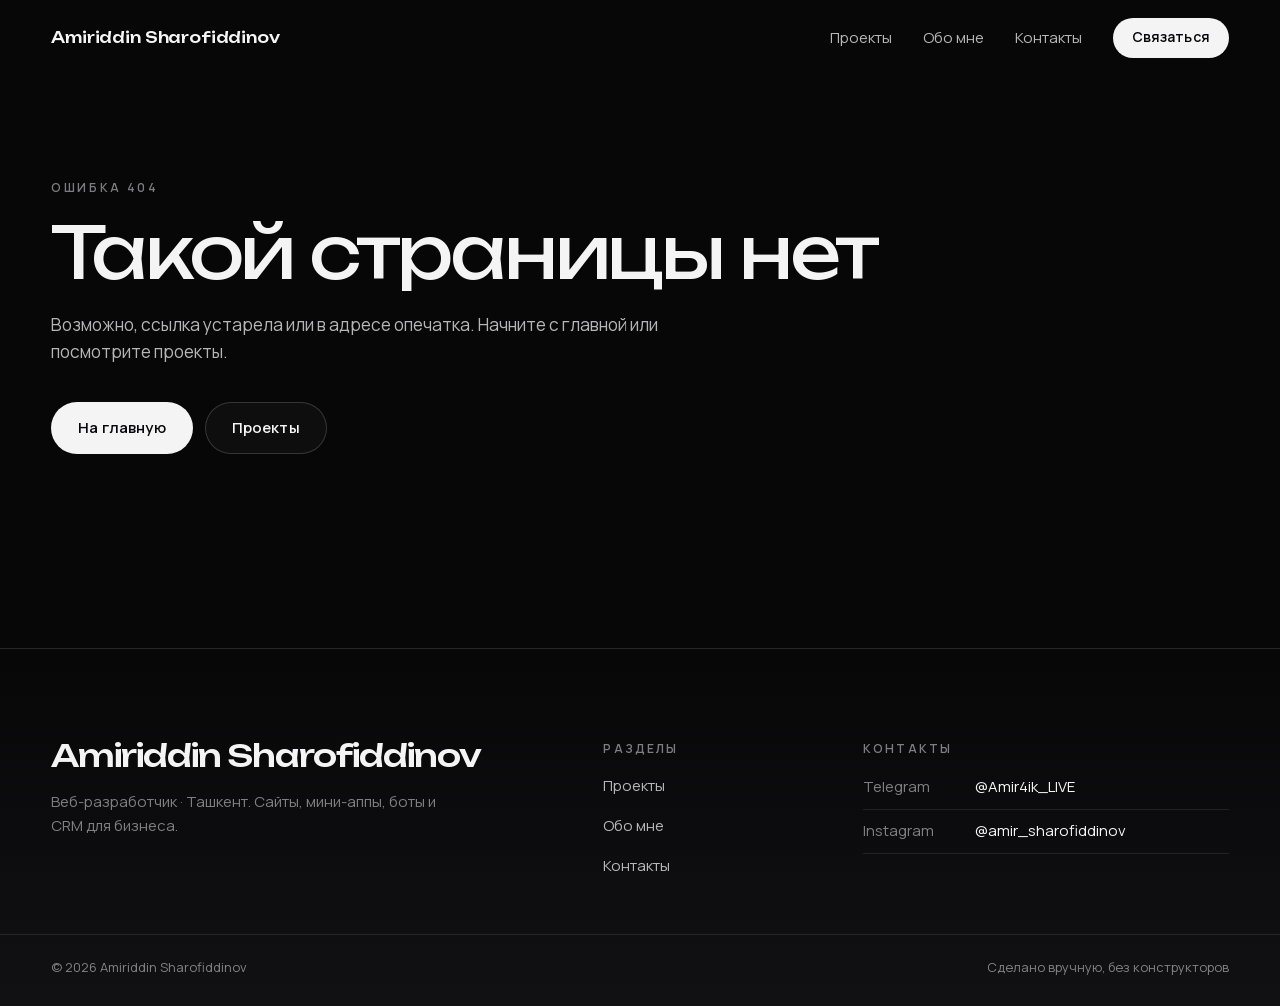
<file: 404/index.html>
<!DOCTYPE html><html lang="ru" class="t7sVdG_variable hdYSwG_variable"><head><meta charSet="utf-8"/><meta name="viewport" content="width=device-width, initial-scale=1"/><link rel="stylesheet" href="/_next/static/chunks/0s82jh16yvixo.css" data-precedence="next"/><link rel="preload" as="script" fetchPriority="low" href="/_next/static/chunks/1x6obpmlu1_c2.js"/><script src="/_next/static/chunks/2r4s4h5xul1n-.js" async=""></script><script src="/_next/static/chunks/2khxl0v1q4i6n.js" async=""></script><script src="/_next/static/chunks/1kb4dcqdypxx7.js" async=""></script><script src="/_next/static/chunks/turbopack-3-ry682tkyiqk.js" async=""></script><script src="/_next/static/chunks/0umf92h1sb77c.js" async=""></script><script src="/_next/static/chunks/2ol_wr3q3f4i1.js" async=""></script><meta name="robots" content="noindex"/><meta name="theme-color" content="#070708"/><title>Страница не найдена — Amiriddin Sharofiddinov</title><meta name="description" content="Делаю сайты, Telegram мини-аппы, ботов и системы заказов для бизнеса в Ташкенте."/><meta name="robots" content="noindex, nofollow"/><meta name="color-scheme" content="only dark"/><meta property="og:title" content="Amiriddin Sharofiddinov — сайты, мини-аппы, боты и CRM"/><meta property="og:description" content="Делаю сайты, Telegram мини-аппы, ботов и системы заказов для бизнеса в Ташкенте."/><meta property="og:site_name" content="Amiriddin Sharofiddinov"/><meta property="og:locale" content="ru_RU"/><meta property="og:image" content="https://amir4iklive.github.io/og.jpg"/><meta property="og:image:width" content="1200"/><meta property="og:image:height" content="630"/><meta property="og:image:alt" content="Amiriddin Sharofiddinov — сайты, мини-аппы, боты и CRM"/><meta property="og:type" content="website"/><meta name="twitter:card" content="summary_large_image"/><meta name="twitter:title" content="Amiriddin Sharofiddinov — сайты, мини-аппы, боты и CRM"/><meta name="twitter:description" content="Делаю сайты, Telegram мини-аппы, ботов и системы заказов для бизнеса в Ташкенте."/><meta name="twitter:image" content="https://amir4iklive.github.io/og.jpg"/><link rel="icon" href="/favicon.ico?favicon.1y26ri8yu77g-.ico" sizes="64x64" type="image/x-icon"/><link rel="icon" href="/icon.svg?icon.0d6d65uo4bvgk.svg" sizes="any" type="image/svg+xml"/><meta name="next-size-adjust" content=""/><script src="/_next/static/chunks/0cz1d0mv5g_q7.js" noModule=""></script></head><body><div hidden=""><!--$--><!--/$--></div><script>document.documentElement.classList.add('js')</script><a class="skip" href="#main">Перейти к содержанию</a><header class="top"><a class="top__logo" href="/">Amiriddin Sharofiddinov</a><nav class="top__nav" aria-label="Разделы"><a class="top__home" href="/">Главная</a><a class="" href="/projects/">Проекты</a><a class="" href="/about/">Обо мне</a><a class="" href="/contacts/">Контакты</a><a class="btn btn--light btn--sm top__cta" href="/contacts/">Связаться</a><div class="top__social"><a href="https://t.me/Amir4ik_LIVE" target="_blank" rel="noreferrer">Telegram<!-- --> ↗</a><a href="https://instagram.com/amir_sharofiddinov" target="_blank" rel="noreferrer">Instagram<!-- --> ↗</a></div></nav><button type="button" class="top__burger" aria-expanded="false" aria-label="Открыть меню"><i aria-hidden="true"></i></button></header><main id="main"><section class="phead nf"><p class="eyebrow">Ошибка 404</p><h1 class="phead__title">Такой страницы нет</h1><p class="phead__lead">Возможно, ссылка устарела или в адресе опечатка. Начните с главной или посмотрите проекты.</p><div class="hero__actions"><a class="btn btn--light" href="/">На главную</a><a class="btn btn--ghost" href="/projects/">Проекты</a></div></section><!--$--><!--/$--></main><footer class="foot"><div class="foot__inner"><div class="foot__brand"><a class="foot__name" href="/">Amiriddin Sharofiddinov</a><p class="foot__line">Веб-разработчик<!-- --> · <!-- -->Ташкент<!-- -->. Сайты, мини-аппы, боты и CRM для бизнеса.</p></div><nav class="foot__col" aria-label="Разделы"><p class="foot__head">Разделы</p><a href="/projects/">Проекты</a><a href="/about/">Обо мне</a><a href="/contacts/">Контакты</a></nav><div class="foot__col"><p class="foot__head">Контакты</p><p class="foot__contact"><span>Telegram</span><a class="contact-value" href="https://t.me/Amir4ik_LIVE" target="_blank" rel="noreferrer">@Amir4ik_LIVE</a></p><p class="foot__contact"><span>Instagram</span><a class="contact-value" href="https://instagram.com/amir_sharofiddinov" target="_blank" rel="noreferrer">@amir_sharofiddinov</a></p></div></div><div class="foot__bottom"><span>© <!-- -->2026<!-- --> <!-- -->Amiriddin Sharofiddinov</span><span>Сделано вручную, без конструкторов</span></div></footer><script id="_R_">(globalThis["TURBOPACK"] || (globalThis["TURBOPACK"] = [])).push({"otherChunks":["static/chunks/1x6obpmlu1_c2.js","static/chunks/2r4s4h5xul1n-.js","static/chunks/2khxl0v1q4i6n.js","static/chunks/1kb4dcqdypxx7.js"],"runtimeModuleIds":[94553]});</script><script src="/_next/static/chunks/1x6obpmlu1_c2.js" async=""></script><script>(self.__next_f=self.__next_f||[]).push([0])</script><script>self.__next_f.push([1,"1:\"$Sreact.fragment\"\n2:\"/_next/static/chunks/0umf92h1sb77c.js\"\n3:\"/_next/static/chunks/2ol_wr3q3f4i1.js\"\n4:I[2971,[\"$2\",\"$3\"],\"default\"]\n5:I[39756,[\"$2\",\"$3\"],\"default\"]\n6:I[37457,[\"$2\",\"$3\"],\"default\"]\n7:I[22016,[\"$2\",\"$3\"],\"\"]\n8:I[91563,[\"$2\",\"$3\"],\"default\"]\nc:I[97367,[\"$2\",\"$3\"],\"OutletBoundary\"]\nd:\"$Sreact.suspense\"\nf:\"ViewportBoundary\"\n10:I[97367,[\"$2\",\"$3\"],\"$f\"]\n12:\"MetadataBoundary\"\n13:I[97367,[\"$2\",\"$3\"],\"$12\"]\n15:I[68027,[\"$2\",\"$3\"],\"default\",1]\n:HL[\"/_next/static/chunks/0s82jh16yvixo.css\",\"style\"]\na:X\nb:[[\"children\",{\"s\":\"__PAGE__\",\"h\":512,\"d\":{\"r\":[\"$\",\"$1\",\"c\",{\"children\":[[\"$\",\"section\",null,{\"className\":\"phead nf\",\"children\":[[\"$\",\"p\",null,{\"className\":\"eyebrow\",\"children\":\"Ошибка 404\"}],[\"$\",\"h1\",null,{\"className\":\"phead__title\",\"children\":\"Такой страницы нет\"}],[\"$\",\"p\",null,{\"className\":\"phead__lead\",\"children\":\"Возможно, ссылка устарела или в адресе опечатка. Начните с главной или посмотрите проекты.\"}],[\"$\",\"div\",null,{\"className\":\"hero__actions\",\"children\":[[\"$\",\"$L7\",null,{\"className\":\"btn btn--light\",\"href\":\"/\",\"children\":\"На главную\"}],[\"$\",\"$L7\",null,{\"className\":\"btn btn--ghost\",\"href\":\"/projects\",\"children\":\"Проекты\"}]]}]]}],null,[\"$\",\"$Lc\",null,{\"children\":[\"$\",\"$d\",null,{\"name\":\"Next.MetadataOutlet\",\"children\":\"$@e\"}]}]]}],\"p\":false,\"v\":null}}]]\n9:[[\"children\",{\"s\":\"/_not-found\",\"h\":512,\"d\":{\"r\":[\"$\",\"$1\",\"c\",{\"children\":[null,[\"$\",\"$L5\",null,{\"parallelRouterKey\":\"children\",\"error\":\"$undefined\",\"errorStyles\":\"$undefined\",\"errorScripts\":\"$undefined\",\"template\":[\"$\",\"$L6\",null,{}],\"templateStyles\":\"$undefined\",\"templateScripts\":\"$undefined\",\"notFound\":\"$undefined\",\"forbidden\":\"$undefined\",\"unauthorized\":\"$undefined\"}]]}],\"p\":false,\"v\":\"$a\"},\"c\":\"$Qb\"}]]\n0:{\"P\":null,\"c\":[\"\",\"_not-found\",\"\"],\"q\":\"\",\"i\":false,\"t\":{\"t\":{\"s\":\"\",\"h\":528,\"d\":{\"r\":[\"$\",\"$1\",\"c\",{\"children\":[[[\"$\",\"link\",\"0\",{\"rel\":\"stylesheet\",\"href\":\"/_next/static/chunks/0s82jh16yvixo.css\",\"precedence\":\"next\",\"crossOrigin\":\"$undefined\",\"nonce\":\"$undefined\"}],[\"$\",\"script\",\"script-0\",{\"src\":\"/_next/static/chunks/0umf92h1sb77c.js\",\"async\":true,\"nonce\":\"$undefined\"}],[\"$\",\"script\",\"script-1\",{\"src\":\"/_next/static/chunks/2ol_wr3q3f4i1.js\",\"async\":true,\"nonce\":\"$undefined\"}]],[\"$\",\"html\",null,{\"lang\":\"ru\",\"className\":\"t7sVdG_variable hdYSwG_variable\",\"suppressHydrationWarning\":true,\"children\":[\"$\",\"body\",null,{\"children\":[[\"$\",\"script\",null,{\"dangerouslySetInnerHTML\":{\"__html\":\"document.documentElement.classList.add('js')\"}}],[\"$\",\"a\",null,{\"className\":\"skip\",\"href\":\"#main\",\"children\":\"Перейти к содержанию\"}],[\"$\",\"$L4\",null,{}],[\"$\",\"main\",null,{\"id\":\"main\",\"children\":[\"$\",\"$L5\",null,{\"parallelRouterKey\":\"children\",\"error\":\"$undefined\",\"errorStyles\":\"$undefined\",\"errorScripts\":\"$undefined\",\"template\":[\"$\",\"$L6\",null,{}],\"templateStyles\":\"$undefined\",\"templateScripts\":\"$undefined\",\"notFound\":[[\"$\",\"section\",null,{\"className\":\"phead nf\",\"children\":[[\"$\",\"p\",null,{\"className\":\"eyebrow\",\"children\":\"Ошибка 404\"}],[\"$\",\"h1\",null,{\"className\":\"phead__title\",\"children\":\"Такой страницы нет\"}],[\"$\",\"p\",null,{\"className\":\"phead__lead\",\"children\":\"Возможно, ссылка устарела или в адресе опечатка. Начните с главной или посмотрите проекты.\"}],[\"$\",\"div\",null,{\"className\":\"hero__actions\",\"children\":[[\"$\",\"$L7\",null,{\"className\":\"btn btn--light\",\"href\":\"/\",\"children\":\"На главную\"}],[\"$\",\"$L7\",null,{\"className\":\"btn btn--ghost\",\"href\":\"/projects\",\"children\":\"Проекты\"}]]}]]}],[]],\"forbidden\":\"$undefined\",\"unauthorized\":\"$undefined\"}]}],[\"$\",\"footer\",null,{\"className\":\"foot\",\"children\":[[\"$\",\"div\",null,{\"className\":\"foot__inner\",\"children\":[[\"$\",\"div\",null,{\"className\":\"foot__brand\",\"children\":[[\"$\",\"$L7\",null,{\"href\":\"/\",\"className\":\"foot__name\",\"children\":\"Amiriddin Sharofiddinov\"}],[\"$\",\"p\",null,{\"className\":\"foot__line\",\"children\":[\"Веб-разработчик\",\" · \",\"Ташкент\",\". Сайты, мини-аппы, боты и CRM для бизнеса.\"]}]]}],[\"$\",\"nav\",null,{\"className\":\"foot__col\",\"aria-label\":\"Разделы\",\"children\":[[\"$\",\"p\",null,{\"className\":\"foot__head\",\"children\":\"Разделы\"}],[[\"$\",\"$L7\",\"/projects\",{\"href\":\"/projects\",\"children\":\"Проекты\"}],[\"$\",\"$L7\",\"/about\",{\"href\":\"/about\",\"children\":\"Обо мне\"}],[\"$\",\"$L7\",\"/contacts\",{\"href\":\"/contacts\",\"children\":\"Контакты\"}]]]}],[\"$\",\"div\",null,{\"className\":\"foot__col\",\"children\":[[\"$\",\"p\",null,{\"className\":\"foot__head\",\"children\":\"Контакты\"}],[[\"$\",\"p\",\"telegram\",{\"className\":\"foot__contact\",\"children\":[[\"$\",\"span\",null,{\"children\":\"Telegram\"}],[\"$\",\"a\",null,{\"className\":\"contact-value\",\"href\":\"https://t.me/Amir4ik_LIVE\",\"target\":\"_blank\",\"rel\":\"noreferrer\",\"children\":\"@Amir4ik_LIVE\"}]]}],[\"$\",\"p\",\"instagram\",{\"className\":\"foot__contact\",\"children\":[[\"$\",\"span\",null,{\"children\":\"Instagram\"}],[\"$\",\"a\",null,{\"className\":\"contact-value\",\"href\":\"https://instagram.com/amir_sharofiddinov\",\"target\":\"_blank\",\"rel\":\"noreferrer\",\"children\":\"@amir_sharofiddinov\"}]]}]]]}]]}],[\"$\",\"div\",null,{\"className\":\"foot__bottom\",\"children\":[[\"$\",\"span\",null,{\"children\":[\"© \",2026,\" \",\"Amiriddin Sharofiddinov\"]}],[\"$\",\"span\",null,{\"children\":\"Сделано вручную, без конструкторов\"}]]}]]}],[\"$\",\"$L8\",null,{}]]}]}]]}],\"p\":false,\"v\":null},\"c\":\"$Q9\"},\"h\":{\"r\":[\"$\",\"$1\",\"h\",{\"children\":[[\"$\",\"meta\",null,{\"name\":\"robots\",\"content\":\"noindex\"}],[\"$\",\"$L10\",null,{\"children\":\"$L11\"}],[\"$\",\"$L13\",null,{\"children\":[[\"$\",\"div\",null,{\"hidden\":true,\"children\":[\"$\",\"$d\",null,{\"name\":\"Next.Metadata\",\"children\":\"$L14\"}]}],null]}],[\"$\",\"meta\",null,{\"name\":\"next-size-adjust\",\"content\":\"\"}]]}],\"p\":false,\"v\":null}},\"m\":\"$undefined\",\"G\":[\"$15\",[[\"$\",\"link\",\"0\",{\"rel\":\"stylesheet\",\"href\":\"/_next/static/chunks/0s82jh16yvixo.css\",\"precedence\":\"next\",\"crossOrigin\":\"$undefined\",\"nonce\":\"$undefined\"}]]],\"S\":true,\"r\":\"$undefined\",\"s\":\"$undefined\",\"a\":\"$undefined\",\"l\":\"$undefined\",\"p\":\"$undefined\",\"d\":\"$undefined\",\"b\":\"O921_ZmAZaTmbzYtUHk78\"}\na:C\n11:[[\"$\",\"meta\",\"0\",{\"charSet\":\"utf-8\"}],[\"$\",\"meta\",\"1\",{\"name\":\"viewport\",\"content\":\"width=device-width, initial-scale=1\"}],[\"$\",\"meta\",\"2\",{\"name\":\"theme-color\",\"content\":\"#070708\"}]]\n16:I[27201,[\"$2\",\"$3\"],\"IconMark\"]\ne:null\n14:[[\"$\",\"title\",\"0\",{\"children\":\"Страница не найдена — Amiriddin Sharofiddinov\"}],[\"$\",\"meta\",\"1\",{\"name\":\"description\",\"content\":\"Делаю сайты, Telegram мини-аппы, ботов и системы заказов для бизнеса в Ташкенте.\"}],[\"$\",\"meta\",\"2\",{\"name\":\"robots\",\"content\":\"noindex, nofollow\"}],[\"$\",\"meta\",\"3\",{\"name\":\"color-scheme\",\"content\":\"only dark\"}],[\"$\",\"meta\",\"4\",{\"property\":\"og:title\",\"content\":\"Amiriddin Sharofiddinov — сайты, мини-аппы, боты и CRM\"}],[\"$\",\"meta\",\"5\",{\"property\":\"og:description\",\"content\":\"Делаю сайты, Telegram мини-аппы, ботов и системы заказов для бизнеса в Ташкенте.\"}],[\"$\",\"meta\",\"6\",{\"property\":\"og:site_name\",\"content\":\"Amiriddin Sharofiddinov\"}],[\"$\",\"meta\",\"7\",{\"property\":\"og:locale\",\"content\":\"ru_RU\"}],[\"$\",\"meta\",\"8\",{\"property\":\"og:image\",\"content\":\"https://amir4iklive.github.io/og.jpg\"}],[\"$\",\"meta\",\"9\",{\"property\":\"og:image:width\",\"content\":\"1200\"}],[\"$\",\"meta\",\"10\",{\"property\":\"og:image:height\",\"content\":\"630\"}],[\"$\",\"meta\",\"11\",{\"property\":\"og:image:alt\",\"content\":\"Amiriddin Sharofiddinov — сайты, мини-аппы, боты и CRM\"}],[\"$\",\"meta\",\"12\",{\"property\":\"og:type\",\"content\":\"website\"}],[\"$\",\"meta\",\"13\",{\"name\":\"twitter:card\",\"content\":\"summary_large_image\"}],[\"$\",\"meta\",\"14\",{\"name\":\"twitter:title\",\"content\":\"Amiriddin Sharofiddinov — сайты, мини-аппы, боты и CRM\"}],[\"$\",\"meta\",\"15\",{\"name\":\"twitter:description\",\"content\":\"Делаю сайты, Telegram мини-аппы, ботов и системы заказов для бизнеса в Ташкенте.\"}],[\"$\",\"meta\",\"16\",{\"name\":\"twitter:image\",\"content\":\"https://amir4iklive.github.io/og.jpg\"}],[\"$\",\"link\",\"17\",{\"rel\":\"icon\",\"href\":\"/favicon.ico?favicon.1y26ri8yu77g-.ico\",\"sizes\":\"64x64\",\"type\":\"image/x-icon\"}],[\"$\",\"link\",\"18\",{\"rel\":\"icon\",\"href\":\"/icon.svg?icon.0d6d65uo4bvgk.svg\",\"sizes\":\"any\",\"type\":\"image/svg+xml\"}],[\"$\",\"$L16\",\"19\",{}]]\n"])</script></body></html>
</file>
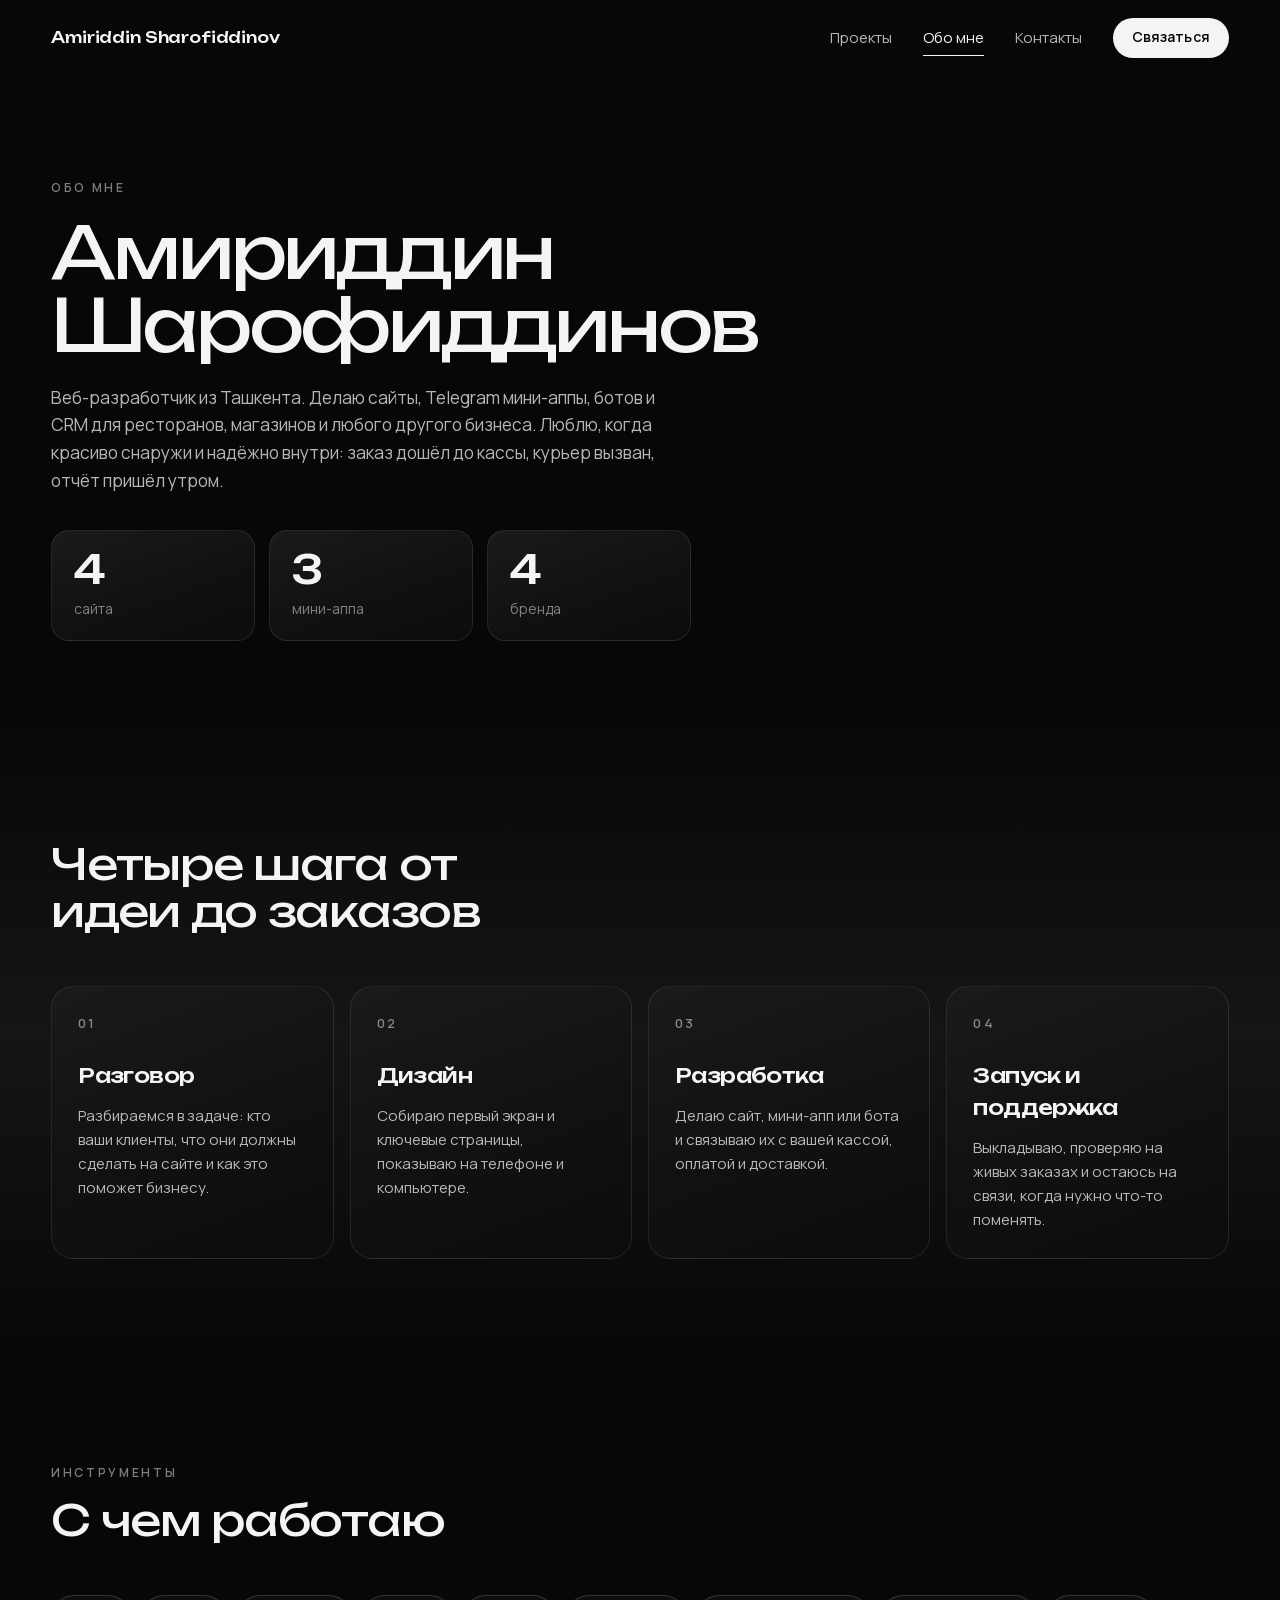
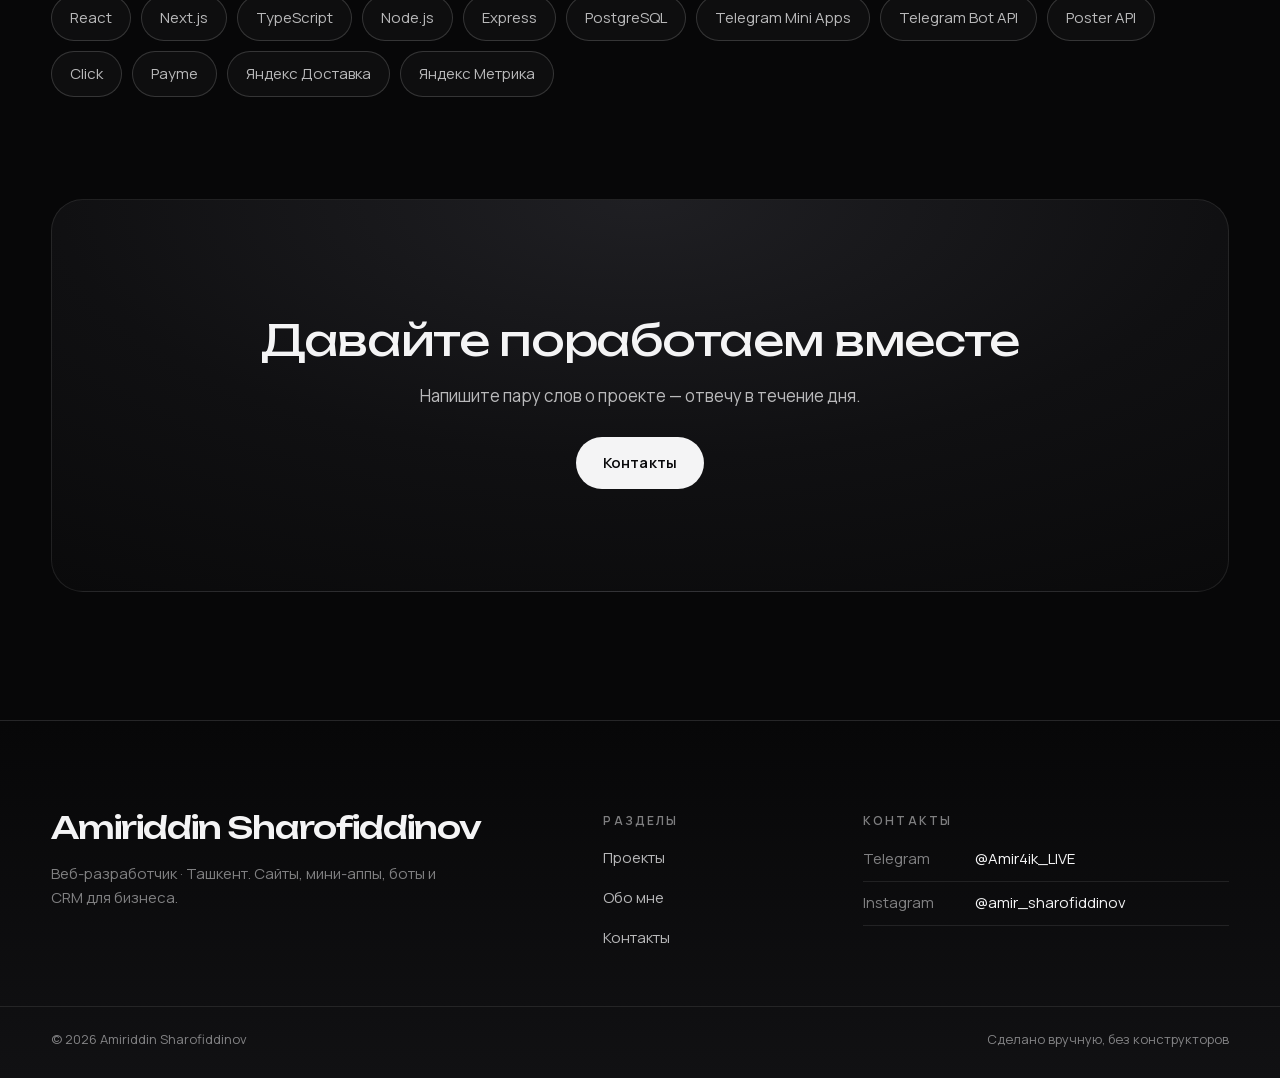
<file: about/index.html>
<!DOCTYPE html><html lang="ru" class="t7sVdG_variable hdYSwG_variable"><head><meta charSet="utf-8"/><meta name="viewport" content="width=device-width, initial-scale=1"/><link rel="preload" href="/_next/static/media/4e1c87b7aa9e2f2f-s.p.3o02-8iknf6dl.woff2" as="font" crossorigin="" type="font/woff2"/><link rel="preload" href="/_next/static/media/a343f882a40d2cc9-s.p.0p-wng2nn8o-p.woff2" as="font" crossorigin="" type="font/woff2"/><link rel="preload" href="/_next/static/media/b59689b1142d37ce-s.p.1bk8_xp319hr4.woff2" as="font" crossorigin="" type="font/woff2"/><link rel="preload" href="/_next/static/media/d3fe2f289711ac3f-s.p.2v2sz4qlut9s1.woff2" as="font" crossorigin="" type="font/woff2"/><link rel="stylesheet" href="/_next/static/chunks/0s82jh16yvixo.css" data-precedence="next"/><link rel="preload" as="script" fetchPriority="low" href="/_next/static/chunks/1x6obpmlu1_c2.js"/><script src="/_next/static/chunks/2r4s4h5xul1n-.js" async=""></script><script src="/_next/static/chunks/2khxl0v1q4i6n.js" async=""></script><script src="/_next/static/chunks/1kb4dcqdypxx7.js" async=""></script><script src="/_next/static/chunks/turbopack-3-ry682tkyiqk.js" async=""></script><script src="/_next/static/chunks/0umf92h1sb77c.js" async=""></script><script src="/_next/static/chunks/2ol_wr3q3f4i1.js" async=""></script><meta name="theme-color" content="#070708"/><title>Обо мне — Amiriddin Sharofiddinov</title><meta name="description" content="Амириддин Шарофиддинов — веб-разработчик из Ташкента: как работаю, этапы и инструменты."/><meta name="robots" content="noindex, nofollow"/><meta name="color-scheme" content="only dark"/><meta property="og:title" content="Amiriddin Sharofiddinov — сайты, мини-аппы, боты и CRM"/><meta property="og:description" content="Делаю сайты, Telegram мини-аппы, ботов и системы заказов для бизнеса в Ташкенте."/><meta property="og:site_name" content="Amiriddin Sharofiddinov"/><meta property="og:locale" content="ru_RU"/><meta property="og:image" content="https://amir4iklive.github.io/og.jpg"/><meta property="og:image:width" content="1200"/><meta property="og:image:height" content="630"/><meta property="og:image:alt" content="Amiriddin Sharofiddinov — сайты, мини-аппы, боты и CRM"/><meta property="og:type" content="website"/><meta name="twitter:card" content="summary_large_image"/><meta name="twitter:title" content="Amiriddin Sharofiddinov — сайты, мини-аппы, боты и CRM"/><meta name="twitter:description" content="Делаю сайты, Telegram мини-аппы, ботов и системы заказов для бизнеса в Ташкенте."/><meta name="twitter:image" content="https://amir4iklive.github.io/og.jpg"/><link rel="icon" href="/favicon.ico?favicon.1y26ri8yu77g-.ico" sizes="64x64" type="image/x-icon"/><link rel="icon" href="/icon.svg?icon.0d6d65uo4bvgk.svg" sizes="any" type="image/svg+xml"/><meta name="next-size-adjust" content=""/><script src="/_next/static/chunks/0cz1d0mv5g_q7.js" noModule=""></script></head><body><div hidden=""><!--$--><!--/$--></div><script>document.documentElement.classList.add('js')</script><a class="skip" href="#main">Перейти к содержанию</a><header class="top"><a class="top__logo" href="/">Amiriddin Sharofiddinov</a><nav class="top__nav" aria-label="Разделы"><a class="top__home" href="/">Главная</a><a class="" href="/projects/">Проекты</a><a class="is-on" aria-current="page" href="/about/">Обо мне</a><a class="" href="/contacts/">Контакты</a><a class="btn btn--light btn--sm top__cta" href="/contacts/">Связаться</a><div class="top__social"><a href="https://t.me/Amir4ik_LIVE" target="_blank" rel="noreferrer">Telegram<!-- --> ↗</a><a href="https://instagram.com/amir_sharofiddinov" target="_blank" rel="noreferrer">Instagram<!-- --> ↗</a></div></nav><button type="button" class="top__burger" aria-expanded="false" aria-label="Открыть меню"><i aria-hidden="true"></i></button></header><main id="main"><section class="phead"><p class="eyebrow" data-reveal="true">Обо мне</p><h1 class="phead__title" data-reveal="true" style="--d:0.05s">Амириддин Шарофиддинов</h1><p class="phead__lead" data-reveal="true" style="--d:0.1s">Веб-разработчик из Ташкента. Делаю сайты, Telegram мини-аппы, ботов и CRM для ресторанов, магазинов и любого другого бизнеса. Люблю, когда красиво снаружи и надёжно внутри: заказ дошёл до кассы, курьер вызван, отчёт пришёл утром.</p><dl class="facts" data-reveal="true" style="--d:0.16s"><div><dt>4</dt><dd>сайта</dd></div><div><dt>3</dt><dd>мини-аппа</dd></div><div><dt>4</dt><dd>бренда</dd></div></dl></section><section class="steps"><div class="wrap"><div class="sec-head"><p class="eyebrow" data-reveal="true">Как я работаю</p><h2 class="h2" data-reveal="true" style="--d:0.06s">Четыре шага от идеи до заказов</h2></div><ol class="steps__list"><li class="step" data-reveal="true" style="--d:0s"><span class="skill__num">0<!-- -->1</span><h3>Разговор</h3><p>Разбираемся в задаче: кто ваши клиенты, что они должны сделать на сайте и как это поможет бизнесу.</p></li><li class="step" data-reveal="true" style="--d:0.07s"><span class="skill__num">0<!-- -->2</span><h3>Дизайн</h3><p>Собираю первый экран и ключевые страницы, показываю на телефоне и компьютере.</p></li><li class="step" data-reveal="true" style="--d:0.14s"><span class="skill__num">0<!-- -->3</span><h3>Разработка</h3><p>Делаю сайт, мини-апп или бота и связываю их с вашей кассой, оплатой и доставкой.</p></li><li class="step" data-reveal="true" style="--d:0.21000000000000002s"><span class="skill__num">0<!-- -->4</span><h3>Запуск и поддержка</h3><p>Выкладываю, проверяю на живых заказах и остаюсь на связи, когда нужно что-то поменять.</p></li></ol></div></section><section class="stack"><div class="wrap"><div class="sec-head"><p class="eyebrow" data-reveal="true">Инструменты</p><h2 class="h2" data-reveal="true" style="--d:0.06s">С чем работаю</h2></div><ul class="chips" data-reveal="true" style="--d:0.1s"><li>React</li><li>Next.js</li><li>TypeScript</li><li>Node.js</li><li>Express</li><li>PostgreSQL</li><li>Telegram Mini Apps</li><li>Telegram Bot API</li><li>Poster API</li><li>Click</li><li>Payme</li><li>Яндекс Доставка</li><li>Яндекс Метрика</li></ul></div></section><section class="cta"><div class="wrap"><div class="cta__box" data-reveal="true"><h2 class="h2">Давайте поработаем вместе</h2><p>Напишите пару слов о проекте — отвечу в течение дня.</p><a class="btn btn--light" href="/contacts/">Контакты</a></div></div></section><!--$--><!--/$--></main><footer class="foot"><div class="foot__inner"><div class="foot__brand"><a class="foot__name" href="/">Amiriddin Sharofiddinov</a><p class="foot__line">Веб-разработчик<!-- --> · <!-- -->Ташкент<!-- -->. Сайты, мини-аппы, боты и CRM для бизнеса.</p></div><nav class="foot__col" aria-label="Разделы"><p class="foot__head">Разделы</p><a href="/projects/">Проекты</a><a href="/about/">Обо мне</a><a href="/contacts/">Контакты</a></nav><div class="foot__col"><p class="foot__head">Контакты</p><p class="foot__contact"><span>Telegram</span><a class="contact-value" href="https://t.me/Amir4ik_LIVE" target="_blank" rel="noreferrer">@Amir4ik_LIVE</a></p><p class="foot__contact"><span>Instagram</span><a class="contact-value" href="https://instagram.com/amir_sharofiddinov" target="_blank" rel="noreferrer">@amir_sharofiddinov</a></p></div></div><div class="foot__bottom"><span>© <!-- -->2026<!-- --> <!-- -->Amiriddin Sharofiddinov</span><span>Сделано вручную, без конструкторов</span></div></footer><script id="_R_">(globalThis["TURBOPACK"] || (globalThis["TURBOPACK"] = [])).push({"otherChunks":["static/chunks/1x6obpmlu1_c2.js","static/chunks/2r4s4h5xul1n-.js","static/chunks/2khxl0v1q4i6n.js","static/chunks/1kb4dcqdypxx7.js"],"runtimeModuleIds":[94553]});</script><script src="/_next/static/chunks/1x6obpmlu1_c2.js" async=""></script><script>(self.__next_f=self.__next_f||[]).push([0])</script><script>self.__next_f.push([1,"1:\"$Sreact.fragment\"\n2:\"/_next/static/chunks/0umf92h1sb77c.js\"\n3:\"/_next/static/chunks/2ol_wr3q3f4i1.js\"\n4:I[2971,[\"$2\",\"$3\"],\"default\"]\n5:I[39756,[\"$2\",\"$3\"],\"default\"]\n6:I[37457,[\"$2\",\"$3\"],\"default\"]\n7:I[22016,[\"$2\",\"$3\"],\"\"]\n8:I[91563,[\"$2\",\"$3\"],\"default\"]\n10:\"ViewportBoundary\"\n11:I[97367,[\"$2\",\"$3\"],\"$10\"]\n13:\"MetadataBoundary\"\n14:I[97367,[\"$2\",\"$3\"],\"$13\"]\n15:\"$Sreact.suspense\"\n17:I[68027,[\"$2\",\"$3\"],\"default\",1]\n:HL[\"/_next/static/chunks/0s82jh16yvixo.css\",\"style\"]\n:HL[\"/_next/static/media/4e1c87b7aa9e2f2f-s.p.3o02-8iknf6dl.woff2\",\"font\",{\"crossOrigin\":\"\",\"type\":\"font/woff2\"}]\n:HL[\"/_next/static/media/a343f882a40d2cc9-s.p.0p-wng2nn8o-p.woff2\",\"font\",{\"crossOrigin\":\"\",\"type\":\"font/woff2\"}]\n:HL[\"/_next/static/media/b59689b1142d37ce-s.p.1bk8_xp319hr4.woff2\",\"font\",{\"crossOrigin\":\"\",\"type\":\"font/woff2\"}]\n:HL[\"/_next/static/media/d3fe2f289711ac3f-s.p.2v2sz4qlut9s1.woff2\",\"font\",{\"crossOrigin\":\"\",\"type\":\"font/woff2\"}]\na:X\nb:[[\"children\",{\"s\":\"__PAGE__\",\"h\":512,\"d\":{\"r\":[\"$\",\"$1\",\"c\",{\"children\":[[[\"$\",\"section\",null,{\"className\":\"phead\",\"children\":[[\"$\",\"p\",null,{\"className\":\"eyebrow\",\"data-reveal\":true,\"children\":\"Обо мне\"}],[\"$\",\"h1\",null,{\"className\":\"phead__title\",\"data-reveal\":true,\"style\":{\"--d\":\"0.05s\"},\"children\":\"Амириддин Шарофиддинов\"}],[\"$\",\"p\",null,{\"className\":\"phead__lead\",\"data-reveal\":true,\"style\":{\"--d\":\"0.1s\"},\"children\":\"Веб-разработчик из Ташкента. Делаю сайты, Telegram мини-аппы, ботов и CRM для ресторанов, магазинов и любого другого бизнеса. Люблю, когда красиво снаружи и надёжно внутри: заказ дошёл до кассы, курьер вызван, отчёт пришёл утром.\"}],[\"$\",\"dl\",null,{\"className\":\"facts\",\"data-reveal\":true,\"style\":{\"--d\":\"0.16s\"},\"children\":[[\"$\",\"div\",\"сайта\",{\"children\":[[\"$\",\"dt\",null,{\"children\":\"4\"}],[\"$\",\"dd\",null,{\"children\":\"сайта\"}]]}],[\"$\",\"div\",\"мини-аппа\",{\"children\":[[\"$\",\"dt\",null,{\"children\":\"3\"}],[\"$\",\"dd\",null,{\"children\":\"мини-аппа\"}]]}],[\"$\",\"div\",\"бренда\",{\"children\":[[\"$\",\"dt\",null,{\"children\":\"4\"}],[\"$\",\"dd\",null,{\"children\":\"бренда\"}]]}]]}]]}],[\"$\",\"section\",null,{\"className\":\"steps\",\"children\":[\"$\",\"div\",null,{\"className\":\"wrap\",\"children\":[[\"$\",\"div\",null,{\"className\":\"sec-head\",\"children\":[[\"$\",\"p\",null,{\"className\":\"eyebrow\",\"data-reveal\":true,\"children\":\"Как я работаю\"}],[\"$\",\"h2\",null,{\"className\":\"h2\",\"data-reveal\":true,\"style\":{\"--d\":\"0.06s\"},\"children\":\"Четыре шага от идеи до заказов\"}]]}],\"$Lc\"]}]}],\"$Ld\",\"$Le\"],null,\"$Lf\"]}],\"p\":false,\"v\":null}}]]\n9:[[\"children\",{\"s\":\"about\",\"h\":512,\"d\":{\"r\":[\"$\",\"$1\",\"c\",{\"children\":[null,[\"$\",\"$L5\",null,{\"parallelRouterKey\":\"children\",\"error\":\"$undefined\",\"errorStyles\":\"$undefined\",\"errorScripts\":\"$undefined\",\"template\":[\"$\",\"$L6\",null,{}],\"templateStyles\":\"$undefined\",\"templateScripts\":\"$undefined\",\"notFound\":\"$undefined\",\"forbidden\":\"$undefined\",\"unauthorized\":\"$undefined\"}]]}],\"p\":false,\"v\":\"$a\"},\"c\":\"$Qb\"}]]\n0:{\"P\":null,\"c\":[\"\",\"about\",\"\"],\"q\":\"\",\"i\":false,\"t\":{\"t\":{\"s\":\"\",\"h\":528,\"d\":{\"r\":[\"$\",\"$1\",\"c\",{\"children\":[[[\"$\",\"link\",\"0\",{\"rel\":\"stylesheet\",\"href\":\"/_next/static/chunks/0s82jh16yvixo.css\",\"precedence\":\"next\",\"crossOrigin\":\"$undefined\",\"nonce\":\"$undefined\"}],[\"$\",\"script\",\"script-0\",{\"src\":\"/_next/static/chunks/0umf92h1sb77c.js\",\"async\":true,\"nonce\":\"$undefined\"}],[\"$\",\"script\",\"script-1\",{\"src\":\"/_next/static/chunks/2ol_wr3q3f4i1.js\",\"async\":true,\"nonce\":\"$undefined\"}]],[\"$\",\"html\",null,{\"lang\":\"ru\",\"className\":\"t7sVdG_variable hdYSwG_variable\",\"suppressHydrationWarning\":true,\"children\":[\"$\",\"body\",null,{\"children\":[[\"$\",\"script\",null,{\"dangerouslySetInnerHTML\":{\"__html\":\"document.documentElement.classList.add('js')\"}}],[\"$\",\"a\",null,{\"className\":\"skip\",\"href\":\"#main\",\"children\":\"Перейти к содержанию\"}],[\"$\",\"$L4\",null,{}],[\"$\",\"main\",null,{\"id\":\"main\",\"children\":[\"$\",\"$L5\",null,{\"parallelRouterKey\":\"children\",\"error\":\"$undefined\",\"errorStyles\":\"$undefined\",\"errorScripts\":\"$undefined\",\"template\":[\"$\",\"$L6\",null,{}],\"templateStyles\":\"$undefined\",\"templateScripts\":\"$undefined\",\"notFound\":[[\"$\",\"section\",null,{\"className\":\"phead nf\",\"children\":[[\"$\",\"p\",null,{\"className\":\"eyebrow\",\"children\":\"Ошибка 404\"}],[\"$\",\"h1\",null,{\"className\":\"phead__title\",\"children\":\"Такой страницы нет\"}],[\"$\",\"p\",null,{\"className\":\"phead__lead\",\"children\":\"Возможно, ссылка устарела или в адресе опечатка. Начните с главной или посмотрите проекты.\"}],[\"$\",\"div\",null,{\"className\":\"hero__actions\",\"children\":[[\"$\",\"$L7\",null,{\"className\":\"btn btn--light\",\"href\":\"/\",\"children\":\"На главную\"}],[\"$\",\"$L7\",null,{\"className\":\"btn btn--ghost\",\"href\":\"/projects\",\"children\":\"Проекты\"}]]}]]}],[]],\"forbidden\":\"$undefined\",\"unauthorized\":\"$undefined\"}]}],[\"$\",\"footer\",null,{\"className\":\"foot\",\"children\":[[\"$\",\"div\",null,{\"className\":\"foot__inner\",\"children\":[[\"$\",\"div\",null,{\"className\":\"foot__brand\",\"children\":[[\"$\",\"$L7\",null,{\"href\":\"/\",\"className\":\"foot__name\",\"children\":\"Amiriddin Sharofiddinov\"}],[\"$\",\"p\",null,{\"className\":\"foot__line\",\"children\":[\"Веб-разработчик\",\" · \",\"Ташкент\",\". Сайты, мини-аппы, боты и CRM для бизнеса.\"]}]]}],[\"$\",\"nav\",null,{\"className\":\"foot__col\",\"aria-label\":\"Разделы\",\"children\":[[\"$\",\"p\",null,{\"className\":\"foot__head\",\"children\":\"Разделы\"}],[[\"$\",\"$L7\",\"/projects\",{\"href\":\"/projects\",\"children\":\"Проекты\"}],[\"$\",\"$L7\",\"/about\",{\"href\":\"/about\",\"children\":\"Обо мне\"}],[\"$\",\"$L7\",\"/contacts\",{\"href\":\"/contacts\",\"children\":\"Контакты\"}]]]}],[\"$\",\"div\",null,{\"className\":\"foot__col\",\"children\":[[\"$\",\"p\",null,{\"className\":\"foot__head\",\"children\":\"Контакты\"}],[[\"$\",\"p\",\"telegram\",{\"className\":\"foot__contact\",\"children\":[[\"$\",\"span\",null,{\"children\":\"Telegram\"}],[\"$\",\"a\",null,{\"className\":\"contact-value\",\"href\":\"https://t.me/Amir4ik_LIVE\",\"target\":\"_blank\",\"rel\":\"noreferrer\",\"children\":\"@Amir4ik_LIVE\"}]]}],[\"$\",\"p\",\"instagram\",{\"className\":\"foot__contact\",\"children\":[[\"$\",\"span\",null,{\"children\":\"Instagram\"}],[\"$\",\"a\",null,{\"className\":\"contact-value\",\"href\":\"https://instagram.com/amir_sharofiddinov\",\"target\":\"_blank\",\"rel\":\"noreferrer\",\"children\":\"@amir_sharofiddinov\"}]]}]]]}]]}],[\"$\",\"div\",null,{\"className\":\"foot__bottom\",\"children\":[[\"$\",\"span\",null,{\"children\":[\"© \",2026,\" \",\"Amiriddin Sharofiddinov\"]}],[\"$\",\"span\",null,{\"children\":\"Сделано вручную, без конструкторов\"}]]}]]}],[\"$\",\"$L8\",null,{}]]}]}]]}],\"p\":false,\"v\":null},\"c\":\"$Q9\"},\"h\":{\"r\":[\"$\",\"$1\",\"h\",{\"children\":[null,[\"$\",\"$L11\",null,{\"children\":\"$L12\"}],[\"$\",\"$L14\",null,{\"children\":[[\"$\",\"div\",null,{\"hidden\":true,\"children\":[\"$\",\"$15\",null,{\"name\":\"Next.Metadata\",\"children\":\"$L16\"}]}],null]}],[\"$\",\"meta\",null,{\"name\":\"next-size-adjust\",\"content\":\"\"}]]}],\"p\":false,\"v\":null}},\"m\":\"$undefined\",\"G\":[\"$17\",[[\"$\",\"link\",\"0\",{\"rel\":\"stylesheet\",\"href\":\"/_next/static/chunks/0s82jh16yvixo.css\",\"precedence\":\"next\",\"crossOrigin\":\"$undefined\",\"nonce\":\"$undefined\"}]]],\"S\":true,\"r\":\"$undefined\",\"s\":\"$undefined\",\"a\":\"$undefined\",\"l\":\"$undefined\",\"p\":\"$undefined\",\"d\":\"$undefined\",\"b\":\"O921_ZmAZaTmbzYtUHk78\"}\n18:I[97367,[\"$2\",\"$3\"],\"OutletBoundary\"]\na:C\nc:[\"$\",\"ol\",null,{\"className\":\"steps__list\",\"children\":[[\"$\",\"li\",\"Разговор\",{\"className\":\"step\",\"data-reveal\":true,\"style\":{\"--d\":\"0s\"},\"children\":[[\"$\",\"span\",null,{\"className\":\"skill__num\",\"children\":[\"0\",1]}],[\"$\",\"h3\",null,{\"children\":\"Разговор\"}],[\"$\",\"p\",null,{\"children\":\"Разбираемся в задаче: кто ваши клиенты, что они должны сделать на сайте и как это поможет бизнесу.\"}]]}],[\"$\",\"li\",\"Дизайн\",{\"className\":\"step\",\"data-reveal\":true,\"style\":{\"--d\":\"0.07s\"},\"children\":[[\"$\",\"span\",null,{\"className\":\"skill__num\",\"children\":[\"0\",2]}],[\"$\",\"h3\",null,{\"children\":\"Дизайн\"}],[\"$\",\"p\",null,{\"children\":\"Собираю первый экран и ключевые страницы, показываю на телефоне и компьютере.\"}]]}],[\"$\",\"li\",\"Разработка\",{\"className\":\"step\",\"data-reveal\":true,\"style\":{\"--d\":\"0.14s\"},\"children\":[[\"$\",\"span\",null,{\"className\":\"skill__num\",\"children\":[\"0\",3]}],[\"$\",\"h3\",null,{\"children\":\"Разработка\"}],[\"$\",\"p\",null,{\"children\":\"Делаю сайт, мини-апп или бота и связываю их с вашей кассой, оплатой и доставкой.\"}]]}],[\"$\",\"li\",\"Запуск и поддержка\",{\"className\":\"step\",\"data-reveal\":true,\"style\":{\"--d\":\"0.21000000000000002s\"},\"children\":[[\"$\",\"span\",null,{\"className\":\"skill__num\",\"children\":[\"0\",4]}],[\"$\",\"h3\",null,{\"children\":\"Запуск и поддержка\"}],[\"$\",\"p\",null,{\"children\":\"Выкладываю, проверяю на живых заказах и остаюсь на связи, когда нужно что-то поменять.\"}]]}]]}]\nd:[\"$\",\"section\",null,{\"className\":\"stack\",\"children\":[\"$\",\"div\",null,{\"className\":\"wrap\",\"children\":[[\"$\",\"div\",null,{\"className\":\"sec-head\",\"children\":[[\"$\",\"p\",null,{\"className\":\"eyebrow\",\"data-reveal\":true,\"children\":\"Инструменты\"}],[\"$\",\"h2\",null,{\"className\":\"h2\",\"data-reveal\":true,\"style\":{\"--d\":\"0.06s\"},\"children\":\"С чем работаю\"}]]}],[\"$\",\"ul\",null,{\"className\":\"chips\",\"data-reveal\":true,\"style\":{\"--d\":\"0.1s\"},\"children\":[[\"$\",\"li\",\"React\",{\"children\":\"React\"}],[\"$\",\"li\",\"Next.js\",{\"children\":\"Next.js\"}],[\"$\",\"li\",\"TypeScript\",{\"children\":\"TypeScript\"}],[\"$\",\"li\",\"Node.js\",{\"children\":\"Node.js\"}],[\"$\",\"li\",\"Express\",{\"children\":\"Express\"}],[\"$\",\"li\",\"PostgreSQL\",{\"children\":\"PostgreSQL\"}],[\"$\",\"li\",\"Telegram Mini Apps\",{\"children\":\"Telegram Mini Apps\"}],[\"$\",\"li\",\"Telegram Bot API\",{\"children\":\"Telegram Bot API\"}],[\"$\",\"li\",\"Poster API\",{\"children\":\"Poster API\"}],[\"$\",\"li\",\"Click\",{\"children\":\"Click\"}],[\"$\",\"li\",\"Payme\",{\"children\":\"Payme\"}],[\"$\",\"li\",\"Яндекс Доставка\",{\"children\":\"Яндекс Доставка\"}],[\"$\",\"li\",\"Яндекс Метрика\",{\"children\":\"Яндекс Метрика\"}]]}]]}]}]\ne:[\"$\",\"section\",null,{\"className\":\"cta\",\"children\":[\"$\",\"div\",null,{\"className\":\"wrap\",\"children\":[\"$\",\"div\",null,{\"className\":\"cta__box\",\"data-reveal\":true,\"children\":[[\"$\",\"h2\",null,{\"className\":\"h2\",\"children\":\"Давайте поработаем вместе\"}],[\"$\",\"p\",null,{\"children\":\"Напишите пару слов о проекте — отвечу в течение дня.\"}],[\"$\",\"$L7\",null,{\"className\":\"btn btn--light\",\"href\":\"/contacts\",\"children\":\"Контакты\"}]]}]}]}]\nf:[\"$\",\"$L18\",null,{\"children\":[\"$\",\"$15\",null,{\"name\":\"Next.MetadataOutlet\",\"children\":\"$@19\"}]}]\n12:[[\"$\",\"meta\",\"0\",{\"charSet\":\"utf-8\"}],[\"$\",\"meta\",\"1\",{\"name\":\"viewport\",\"content\":\"width=device-width, initial-scale=1\"}],[\"$\",\"meta\",\"2\",{\"name\":\"theme-color\",\"content\":\"#070708\"}]]\n1a:I[27201,[\"$2\",\"$3\"],\"IconMark\"]\n16:[[\"$\",\"title\",\"0\",{\"children\":\"Обо мне — Amiriddin Sharofiddinov\"}],[\"$\",\"meta\",\"1\",{\"name\":\"description\",\"content\":\"Амириддин Шарофиддинов — веб-разработчик из Ташкента: как работаю, этапы и инструменты.\"}],[\"$\",\"meta\",\"2\",{\"name\":\"robots\",\"content\":\"noindex, nofollow\"}],[\"$\",\"meta\",\"3\",{\"name\":\"color-scheme\",\"content\":\"only dark\"}],[\"$\",\"meta\",\"4\",{\"property\":\"og:title\",\"content\":\"Amiriddin Sharofiddinov — сайты, мини-аппы, боты и CRM\"}],[\"$\",\"meta\",\"5\",{\"property\":\"og:description\",\"content\":\"Делаю сайты, Telegram мини-аппы, ботов и системы заказов для бизнеса в Ташкенте.\"}],[\"$\",\"meta\",\"6\",{\"property\":\"og:site_name\",\"content\":\"Amiriddin Sharofiddinov\"}],[\"$\",\"meta\",\"7\",{\"property\":\"og:locale\",\"content\":\"ru_RU\"}],[\"$\",\"meta\",\"8\",{\"property\":\"og:image\",\"content\":\"https://amir4iklive.github.io/og.jpg\"}],[\"$\",\"meta\",\"9\",{\"property\":\"og:image:width\",\"content\":\"1200\"}],[\"$\",\"meta\",\"10\",{\"property\":\"og:image:height\",\"content\":\"630\"}],[\"$\",\"meta\",\"11\",{\"property\":\"og:image:alt\",\"content\":\"Amiriddin Sharofiddinov — сайты, мини-аппы, боты и CRM\"}],[\"$\",\"meta\",\"12\",{\"property\":\"og:type\",\"content\":\"website\"}],[\"$\",\"meta\",\"13\",{\"name\":\"twitter:card\",\"content\":\"summary_large_image\"}],[\"$\",\"meta\",\"14\",{\"name\":\"twitter:title\",\"content\":\"Amiriddin Sharofiddinov — сайты, мини-аппы, боты и CRM\"}],[\"$\",\"meta\",\"15\",{\"name\":\"twitter:description\",\"content\":\"Делаю сайты, Telegram мини-аппы, ботов и системы заказов для бизнеса в Ташкенте.\"}],[\"$\",\"meta\",\"16\",{\"name\":\"twitter:image\",\"content\":\"https://amir4iklive.github.io/og.jpg\"}],[\"$\",\"link\",\"17\",{\"rel\":\"icon\",\"href\":\"/favicon.ico?favicon.1y26ri8yu77g-.ico\",\"sizes\":\"64x64\",\"type\":\"image/x-icon\"}],[\"$\",\"link\",\"18\",{\"rel\":\"icon\",\"href\":\"/icon.svg?icon.0d6d65uo4bvgk.svg\",\"sizes\":\"any\",\"type\":\"image/svg+xml\"}],[\"$\",\"$L1a\",\"19\",{}]]\n19:null\n"])</script></body></html>
</file>
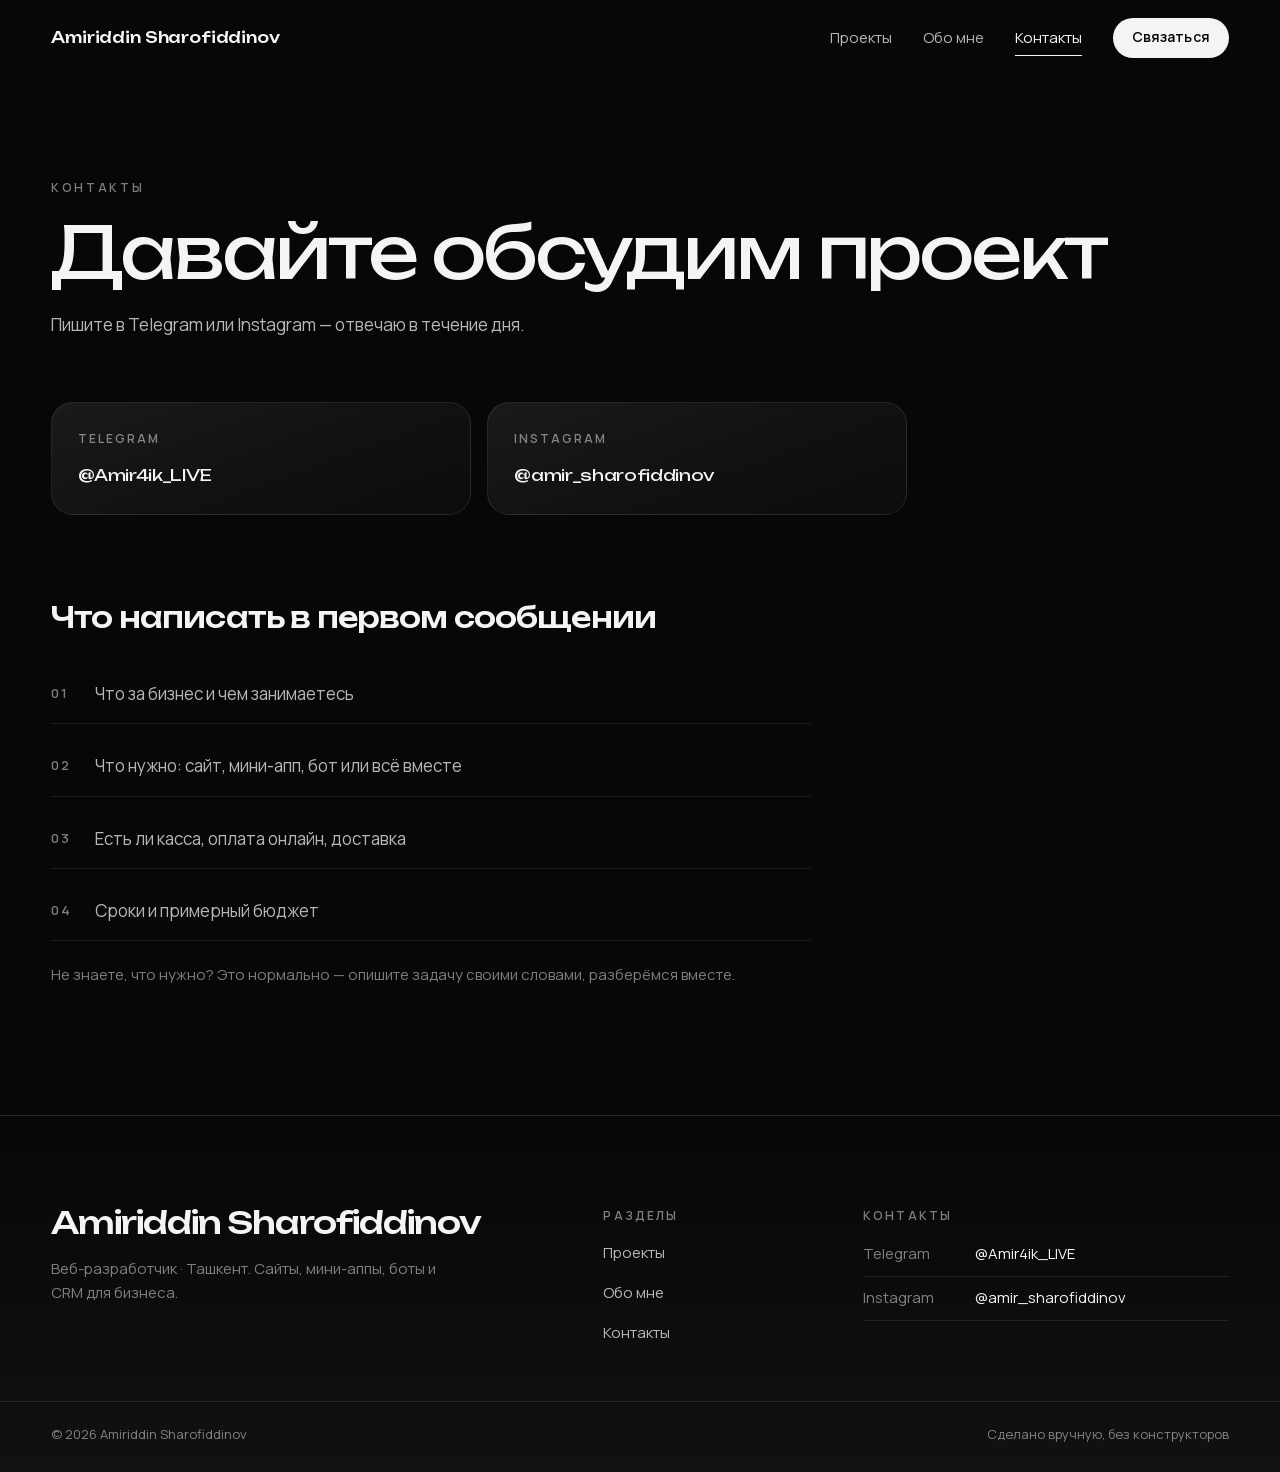
<file: contacts/index.html>
<!DOCTYPE html><html lang="ru" class="t7sVdG_variable hdYSwG_variable"><head><meta charSet="utf-8"/><meta name="viewport" content="width=device-width, initial-scale=1"/><link rel="preload" href="/_next/static/media/4e1c87b7aa9e2f2f-s.p.3o02-8iknf6dl.woff2" as="font" crossorigin="" type="font/woff2"/><link rel="preload" href="/_next/static/media/a343f882a40d2cc9-s.p.0p-wng2nn8o-p.woff2" as="font" crossorigin="" type="font/woff2"/><link rel="preload" href="/_next/static/media/b59689b1142d37ce-s.p.1bk8_xp319hr4.woff2" as="font" crossorigin="" type="font/woff2"/><link rel="preload" href="/_next/static/media/d3fe2f289711ac3f-s.p.2v2sz4qlut9s1.woff2" as="font" crossorigin="" type="font/woff2"/><link rel="stylesheet" href="/_next/static/chunks/0s82jh16yvixo.css" data-precedence="next"/><link rel="preload" as="script" fetchPriority="low" href="/_next/static/chunks/1x6obpmlu1_c2.js"/><script src="/_next/static/chunks/2r4s4h5xul1n-.js" async=""></script><script src="/_next/static/chunks/2khxl0v1q4i6n.js" async=""></script><script src="/_next/static/chunks/1kb4dcqdypxx7.js" async=""></script><script src="/_next/static/chunks/turbopack-3-ry682tkyiqk.js" async=""></script><script src="/_next/static/chunks/0umf92h1sb77c.js" async=""></script><script src="/_next/static/chunks/2ol_wr3q3f4i1.js" async=""></script><meta name="theme-color" content="#070708"/><title>Контакты — Amiriddin Sharofiddinov</title><meta name="description" content="Написать Амириддину Шарофиддинову в Telegram или Instagram и обсудить сайт, мини-апп или бота."/><meta name="robots" content="noindex, nofollow"/><meta name="color-scheme" content="only dark"/><meta property="og:title" content="Amiriddin Sharofiddinov — сайты, мини-аппы, боты и CRM"/><meta property="og:description" content="Делаю сайты, Telegram мини-аппы, ботов и системы заказов для бизнеса в Ташкенте."/><meta property="og:site_name" content="Amiriddin Sharofiddinov"/><meta property="og:locale" content="ru_RU"/><meta property="og:image" content="https://amir4iklive.github.io/og.jpg"/><meta property="og:image:width" content="1200"/><meta property="og:image:height" content="630"/><meta property="og:image:alt" content="Amiriddin Sharofiddinov — сайты, мини-аппы, боты и CRM"/><meta property="og:type" content="website"/><meta name="twitter:card" content="summary_large_image"/><meta name="twitter:title" content="Amiriddin Sharofiddinov — сайты, мини-аппы, боты и CRM"/><meta name="twitter:description" content="Делаю сайты, Telegram мини-аппы, ботов и системы заказов для бизнеса в Ташкенте."/><meta name="twitter:image" content="https://amir4iklive.github.io/og.jpg"/><link rel="icon" href="/favicon.ico?favicon.1y26ri8yu77g-.ico" sizes="64x64" type="image/x-icon"/><link rel="icon" href="/icon.svg?icon.0d6d65uo4bvgk.svg" sizes="any" type="image/svg+xml"/><meta name="next-size-adjust" content=""/><script src="/_next/static/chunks/0cz1d0mv5g_q7.js" noModule=""></script></head><body><div hidden=""><!--$--><!--/$--></div><script>document.documentElement.classList.add('js')</script><a class="skip" href="#main">Перейти к содержанию</a><header class="top"><a class="top__logo" href="/">Amiriddin Sharofiddinov</a><nav class="top__nav" aria-label="Разделы"><a class="top__home" href="/">Главная</a><a class="" href="/projects/">Проекты</a><a class="" href="/about/">Обо мне</a><a class="is-on" aria-current="page" href="/contacts/">Контакты</a><a class="btn btn--light btn--sm top__cta" href="/contacts/">Связаться</a><div class="top__social"><a href="https://t.me/Amir4ik_LIVE" target="_blank" rel="noreferrer">Telegram<!-- --> ↗</a><a href="https://instagram.com/amir_sharofiddinov" target="_blank" rel="noreferrer">Instagram<!-- --> ↗</a></div></nav><button type="button" class="top__burger" aria-expanded="false" aria-label="Открыть меню"><i aria-hidden="true"></i></button></header><main id="main"><section class="phead"><p class="eyebrow" data-reveal="true">Контакты</p><h1 class="phead__title" data-reveal="true" style="--d:0.05s">Давайте обсудим проект</h1><p class="phead__lead" data-reveal="true" style="--d:0.1s">Пишите в Telegram или Instagram — отвечаю в течение дня.</p></section><section class="contacts"><div class="wrap contacts__grid"><div class="ccard" data-reveal="true" style="--d:0s"><span class="ccard__label">Telegram</span><a class="contact-value" href="https://t.me/Amir4ik_LIVE" target="_blank" rel="noreferrer">@Amir4ik_LIVE</a></div><div class="ccard" data-reveal="true" style="--d:0.06s"><span class="ccard__label">Instagram</span><a class="contact-value" href="https://instagram.com/amir_sharofiddinov" target="_blank" rel="noreferrer">@amir_sharofiddinov</a></div></div><div class="wrap brief" data-reveal="true"><h2 class="brief__title">Что написать в первом сообщении</h2><ol class="brief__list"><li>Что за бизнес и чем занимаетесь</li><li>Что нужно: сайт, мини-апп, бот или всё вместе</li><li>Есть ли касса, оплата онлайн, доставка</li><li>Сроки и примерный бюджет</li></ol><p class="brief__note">Не знаете, что нужно? Это нормально — опишите задачу своими словами, разберёмся вместе.</p></div></section><!--$--><!--/$--></main><footer class="foot"><div class="foot__inner"><div class="foot__brand"><a class="foot__name" href="/">Amiriddin Sharofiddinov</a><p class="foot__line">Веб-разработчик<!-- --> · <!-- -->Ташкент<!-- -->. Сайты, мини-аппы, боты и CRM для бизнеса.</p></div><nav class="foot__col" aria-label="Разделы"><p class="foot__head">Разделы</p><a href="/projects/">Проекты</a><a href="/about/">Обо мне</a><a href="/contacts/">Контакты</a></nav><div class="foot__col"><p class="foot__head">Контакты</p><p class="foot__contact"><span>Telegram</span><a class="contact-value" href="https://t.me/Amir4ik_LIVE" target="_blank" rel="noreferrer">@Amir4ik_LIVE</a></p><p class="foot__contact"><span>Instagram</span><a class="contact-value" href="https://instagram.com/amir_sharofiddinov" target="_blank" rel="noreferrer">@amir_sharofiddinov</a></p></div></div><div class="foot__bottom"><span>© <!-- -->2026<!-- --> <!-- -->Amiriddin Sharofiddinov</span><span>Сделано вручную, без конструкторов</span></div></footer><script id="_R_">(globalThis["TURBOPACK"] || (globalThis["TURBOPACK"] = [])).push({"otherChunks":["static/chunks/1x6obpmlu1_c2.js","static/chunks/2r4s4h5xul1n-.js","static/chunks/2khxl0v1q4i6n.js","static/chunks/1kb4dcqdypxx7.js"],"runtimeModuleIds":[94553]});</script><script src="/_next/static/chunks/1x6obpmlu1_c2.js" async=""></script><script>(self.__next_f=self.__next_f||[]).push([0])</script><script>self.__next_f.push([1,"1:\"$Sreact.fragment\"\n2:\"/_next/static/chunks/0umf92h1sb77c.js\"\n3:\"/_next/static/chunks/2ol_wr3q3f4i1.js\"\n4:I[2971,[\"$2\",\"$3\"],\"default\"]\n5:I[39756,[\"$2\",\"$3\"],\"default\"]\n6:I[37457,[\"$2\",\"$3\"],\"default\"]\n7:I[22016,[\"$2\",\"$3\"],\"\"]\n8:I[91563,[\"$2\",\"$3\"],\"default\"]\nf:\"ViewportBoundary\"\n10:I[97367,[\"$2\",\"$3\"],\"$f\"]\n12:\"MetadataBoundary\"\n13:I[97367,[\"$2\",\"$3\"],\"$12\"]\n14:\"$Sreact.suspense\"\n16:I[68027,[\"$2\",\"$3\"],\"default\",1]\n:HL[\"/_next/static/chunks/0s82jh16yvixo.css\",\"style\"]\n:HL[\"/_next/static/media/4e1c87b7aa9e2f2f-s.p.3o02-8iknf6dl.woff2\",\"font\",{\"crossOrigin\":\"\",\"type\":\"font/woff2\"}]\n:HL[\"/_next/static/media/a343f882a40d2cc9-s.p.0p-wng2nn8o-p.woff2\",\"font\",{\"crossOrigin\":\"\",\"type\":\"font/woff2\"}]\n:HL[\"/_next/static/media/b59689b1142d37ce-s.p.1bk8_xp319hr4.woff2\",\"font\",{\"crossOrigin\":\"\",\"type\":\"font/woff2\"}]\n:HL[\"/_next/static/media/d3fe2f289711ac3f-s.p.2v2sz4qlut9s1.woff2\",\"font\",{\"crossOrigin\":\"\",\"type\":\"font/woff2\"}]\na:X\nb:[[\"children\",{\"s\":\"__PAGE__\",\"h\":512,\"d\":{\"r\":[\"$\",\"$1\",\"c\",{\"children\":[[[\"$\",\"section\",null,{\"className\":\"phead\",\"children\":[[\"$\",\"p\",null,{\"className\":\"eyebrow\",\"data-reveal\":true,\"children\":\"Контакты\"}],[\"$\",\"h1\",null,{\"className\":\"phead__title\",\"data-reveal\":true,\"style\":{\"--d\":\"0.05s\"},\"children\":\"Давайте обсудим проект\"}],[\"$\",\"p\",null,{\"className\":\"phead__lead\",\"data-reveal\":true,\"style\":{\"--d\":\"0.1s\"},\"children\":\"Пишите в Telegram или Instagram — отвечаю в течение дня.\"}]]}],[\"$\",\"section\",null,{\"className\":\"contacts\",\"children\":[[\"$\",\"div\",null,{\"className\":\"wrap contacts__grid\",\"children\":[[\"$\",\"div\",\"telegram\",{\"className\":\"ccard\",\"data-reveal\":true,\"style\":{\"--d\":\"0s\"},\"children\":[[\"$\",\"span\",null,{\"className\":\"ccard__label\",\"children\":\"Telegram\"}],[\"$\",\"a\",null,{\"className\":\"contact-value\",\"href\":\"https://t.me/Amir4ik_LIVE\",\"target\":\"_blank\",\"rel\":\"noreferrer\",\"children\":\"@Amir4ik_LIVE\"}]]}],[\"$\",\"div\",\"instagram\",{\"className\":\"ccard\",\"data-reveal\":true,\"style\":{\"--d\":\"0.06s\"},\"children\":[[\"$\",\"span\",null,{\"className\":\"ccard__label\",\"children\":\"Instagram\"}],[\"$\",\"a\",null,{\"className\":\"contact-value\",\"href\":\"https://instagram.com/amir_sharofiddinov\",\"target\":\"_blank\",\"rel\":\"noreferrer\",\"children\":\"@amir_sharofiddinov\"}]]}]]}],[\"$\",\"div\",null,{\"className\":\"wrap brief\",\"data-reveal\":true,\"children\":[[\"$\",\"h2\",null,{\"className\":\"brief__title\",\"children\":\"Что написать в первом сообщении\"}],\"$Lc\",\"$Ld\"]}]]}]],null,\"$Le\"]}],\"p\":false,\"v\":null}}]]\n9:[[\"children\",{\"s\":\"contacts\",\"h\":512,\"d\":{\"r\":[\"$\",\"$1\",\"c\",{\"children\":[null,[\"$\",\"$L5\",null,{\"parallelRouterKey\":\"children\",\"error\":\"$undefined\",\"errorStyles\":\"$undefined\",\"errorScripts\":\"$undefined\",\"template\":[\"$\",\"$L6\",null,{}],\"templateStyles\":\"$undefined\",\"templateScripts\":\"$undefined\",\"notFound\":\"$undefined\",\"forbidden\":\"$undefined\",\"unauthorized\":\"$undefined\"}]]}],\"p\":false,\"v\":\"$a\"},\"c\":\"$Qb\"}]]\n0:{\"P\":null,\"c\":[\"\",\"contacts\",\"\"],\"q\":\"\",\"i\":false,\"t\":{\"t\":{\"s\":\"\",\"h\":528,\"d\":{\"r\":[\"$\",\"$1\",\"c\",{\"children\":[[[\"$\",\"link\",\"0\",{\"rel\":\"stylesheet\",\"href\":\"/_next/static/chunks/0s82jh16yvixo.css\",\"precedence\":\"next\",\"crossOrigin\":\"$undefined\",\"nonce\":\"$undefined\"}],[\"$\",\"script\",\"script-0\",{\"src\":\"/_next/static/chunks/0umf92h1sb77c.js\",\"async\":true,\"nonce\":\"$undefined\"}],[\"$\",\"script\",\"script-1\",{\"src\":\"/_next/static/chunks/2ol_wr3q3f4i1.js\",\"async\":true,\"nonce\":\"$undefined\"}]],[\"$\",\"html\",null,{\"lang\":\"ru\",\"className\":\"t7sVdG_variable hdYSwG_variable\",\"suppressHydrationWarning\":true,\"children\":[\"$\",\"body\",null,{\"children\":[[\"$\",\"script\",null,{\"dangerouslySetInnerHTML\":{\"__html\":\"document.documentElement.classList.add('js')\"}}],[\"$\",\"a\",null,{\"className\":\"skip\",\"href\":\"#main\",\"children\":\"Перейти к содержанию\"}],[\"$\",\"$L4\",null,{}],[\"$\",\"main\",null,{\"id\":\"main\",\"children\":[\"$\",\"$L5\",null,{\"parallelRouterKey\":\"children\",\"error\":\"$undefined\",\"errorStyles\":\"$undefined\",\"errorScripts\":\"$undefined\",\"template\":[\"$\",\"$L6\",null,{}],\"templateStyles\":\"$undefined\",\"templateScripts\":\"$undefined\",\"notFound\":[[\"$\",\"section\",null,{\"className\":\"phead nf\",\"children\":[[\"$\",\"p\",null,{\"className\":\"eyebrow\",\"children\":\"Ошибка 404\"}],[\"$\",\"h1\",null,{\"className\":\"phead__title\",\"children\":\"Такой страницы нет\"}],[\"$\",\"p\",null,{\"className\":\"phead__lead\",\"children\":\"Возможно, ссылка устарела или в адресе опечатка. Начните с главной или посмотрите проекты.\"}],[\"$\",\"div\",null,{\"className\":\"hero__actions\",\"children\":[[\"$\",\"$L7\",null,{\"className\":\"btn btn--light\",\"href\":\"/\",\"children\":\"На главную\"}],[\"$\",\"$L7\",null,{\"className\":\"btn btn--ghost\",\"href\":\"/projects\",\"children\":\"Проекты\"}]]}]]}],[]],\"forbidden\":\"$undefined\",\"unauthorized\":\"$undefined\"}]}],[\"$\",\"footer\",null,{\"className\":\"foot\",\"children\":[[\"$\",\"div\",null,{\"className\":\"foot__inner\",\"children\":[[\"$\",\"div\",null,{\"className\":\"foot__brand\",\"children\":[[\"$\",\"$L7\",null,{\"href\":\"/\",\"className\":\"foot__name\",\"children\":\"Amiriddin Sharofiddinov\"}],[\"$\",\"p\",null,{\"className\":\"foot__line\",\"children\":[\"Веб-разработчик\",\" · \",\"Ташкент\",\". Сайты, мини-аппы, боты и CRM для бизнеса.\"]}]]}],[\"$\",\"nav\",null,{\"className\":\"foot__col\",\"aria-label\":\"Разделы\",\"children\":[[\"$\",\"p\",null,{\"className\":\"foot__head\",\"children\":\"Разделы\"}],[[\"$\",\"$L7\",\"/projects\",{\"href\":\"/projects\",\"children\":\"Проекты\"}],[\"$\",\"$L7\",\"/about\",{\"href\":\"/about\",\"children\":\"Обо мне\"}],[\"$\",\"$L7\",\"/contacts\",{\"href\":\"/contacts\",\"children\":\"Контакты\"}]]]}],[\"$\",\"div\",null,{\"className\":\"foot__col\",\"children\":[[\"$\",\"p\",null,{\"className\":\"foot__head\",\"children\":\"Контакты\"}],[[\"$\",\"p\",\"telegram\",{\"className\":\"foot__contact\",\"children\":[[\"$\",\"span\",null,{\"children\":\"Telegram\"}],[\"$\",\"a\",null,{\"className\":\"contact-value\",\"href\":\"https://t.me/Amir4ik_LIVE\",\"target\":\"_blank\",\"rel\":\"noreferrer\",\"children\":\"@Amir4ik_LIVE\"}]]}],[\"$\",\"p\",\"instagram\",{\"className\":\"foot__contact\",\"children\":[[\"$\",\"span\",null,{\"children\":\"Instagram\"}],[\"$\",\"a\",null,{\"className\":\"contact-value\",\"href\":\"https://instagram.com/amir_sharofiddinov\",\"target\":\"_blank\",\"rel\":\"noreferrer\",\"children\":\"@amir_sharofiddinov\"}]]}]]]}]]}],[\"$\",\"div\",null,{\"className\":\"foot__bottom\",\"children\":[[\"$\",\"span\",null,{\"children\":[\"© \",2026,\" \",\"Amiriddin Sharofiddinov\"]}],[\"$\",\"span\",null,{\"children\":\"Сделано вручную, без конструкторов\"}]]}]]}],[\"$\",\"$L8\",null,{}]]}]}]]}],\"p\":false,\"v\":null},\"c\":\"$Q9\"},\"h\":{\"r\":[\"$\",\"$1\",\"h\",{\"children\":[null,[\"$\",\"$L10\",null,{\"children\":\"$L11\"}],[\"$\",\"$L13\",null,{\"children\":[[\"$\",\"div\",null,{\"hidden\":true,\"children\":[\"$\",\"$14\",null,{\"name\":\"Next.Metadata\",\"children\":\"$L15\"}]}],null]}],[\"$\",\"meta\",null,{\"name\":\"next-size-adjust\",\"content\":\"\"}]]}],\"p\":false,\"v\":null}},\"m\":\"$undefined\",\"G\":[\"$16\",[[\"$\",\"link\",\"0\",{\"rel\":\"stylesheet\",\"href\":\"/_next/static/chunks/0s82jh16yvixo.css\",\"precedence\":\"next\",\"crossOrigin\":\"$undefined\",\"nonce\":\"$undefined\"}]]],\"S\":true,\"r\":\"$undefined\",\"s\":\"$undefined\",\"a\":\"$undefined\",\"l\":\"$undefined\",\"p\":\"$undefined\",\"d\":\"$undefined\",\"b\":\"O921_ZmAZaTmbzYtUHk78\"}\n17:I[97367,[\"$2\",\"$3\"],\"OutletBoundary\"]\na:C\nc:[\"$\",\"ol\",null,{\"className\":\"brief__list\",\"children\":[[\"$\",\"li\",\"Что за бизнес и чем занимаетесь\",{\"children\":\"Что за бизнес и чем занимаетесь\"}],[\"$\",\"li\",\"Что нужно: сайт, мини-апп, бот или всё вместе\",{\"children\":\"Что нужно: сайт, мини-апп, бот или всё вместе\"}],[\"$\",\"li\",\"Есть ли касса, оплата онлайн, доставка\",{\"children\":\"Есть ли касса, оплата онлайн, доставка\"}],[\"$\",\"li\",\"Сроки и примерный бюджет\",{\"children\":\"Сроки и примерный бюджет\"}]]}]\nd:[\"$\",\"p\",null,{\"className\":\"brief__note\",\"children\":\"Не знаете, что нужно? Это нормально — опишите задачу своими словами, разберёмся вместе.\"}]\ne:[\"$\",\"$L17\",null,{\"children\":[\"$\",\"$14\",null,{\"name\":\"Next.MetadataOutlet\",\"children\":\"$@18\"}]}]\n11:[[\"$\",\"meta\",\"0\",{\"charSet\":\"utf-8\"}],[\"$\",\"meta\",\"1\",{\"name\":\"viewport\",\"content\":\"width=device-width, initial-scale=1\"}],[\"$\",\"meta\",\"2\",{\"name\":\"theme-color\",\"content\":\"#070708\"}]]\n19:I[27201,[\"$2\",\"$3\"],\"IconMark\"]\n15:[[\"$\",\"title\",\"0\",{\"children\":\"Контакты — Amiriddin Sharofiddinov\"}],[\"$\",\"meta\",\"1\",{\"name\":\"description\",\"content\":\"Написать Амириддину Шарофиддинову в Telegram или Instagram и обсудить сайт, мини-апп или бота.\"}],[\"$\",\"meta\",\"2\",{\"name\":\"robots\",\"content\":\"noindex, nofollow\"}],[\"$\",\"meta\",\"3\",{\"name\":\"color-scheme\",\"content\":\"only dark\"}],[\"$\",\"meta\",\"4\",{\"property\":\"og:title\",\"content\":\"Amiriddin Sharofiddinov — сайты, мини-аппы, боты и CRM\"}],[\"$\",\"meta\",\"5\",{\"property\":\"og:description\",\"content\":\"Делаю сайты, Telegram мини-аппы, ботов и системы заказов для бизнеса в Ташкенте.\"}],[\"$\",\"meta\",\"6\",{\"property\":\"og:site_name\",\"content\":\"Amiriddin Sharofiddinov\"}],[\"$\",\"meta\",\"7\",{\"property\":\"og:locale\",\"content\":\"ru_RU\"}],[\"$\",\"meta\",\"8\",{\"property\":\"og:image\",\"content\":\"https://amir4iklive.github.io/og.jpg\"}],[\"$\",\"meta\",\"9\",{\"property\":\"og:image:width\",\"content\":\"1200\"}],[\"$\",\"meta\",\"10\",{\"property\":\"og:image:height\",\"content\":\"630\"}],[\"$\",\"meta\",\"11\",{\"property\":\"og:image:alt\",\"content\":\"Amiriddin Sharofiddinov — сайты, мини-аппы, боты и CRM\"}],[\"$\",\"meta\",\"12\",{\"property\":\"og:type\",\"content\":\"website\"}],[\"$\",\"meta\",\"13\",{\"name\":\"twitter:card\",\"content\":\"summary_large_image\"}],[\"$\",\"meta\",\"14\",{\"name\":\"twitter:title\",\"content\":\"Amiriddin Sharofiddinov — сайты, мини-аппы, боты и CRM\"}],[\"$\",\"meta\",\"15\",{\"name\":\"twitter:description\",\"content\":\"Делаю сайты, Telegram мини-аппы, ботов и системы заказов для бизнеса в Ташкенте.\"}],[\"$\",\"meta\",\"16\",{\"name\":\"twitter:image\",\"content\":\"https://amir4iklive.github.io/og.jpg\"}],[\"$\",\"link\",\"17\",{\"rel\":\"icon\",\"href\":\"/favicon.ico?favicon.1y26ri8yu77g-.ico\",\"sizes\":\"64x64\",\"type\":\"image/x-icon\"}],[\"$\",\"link\",\"18\",{\"rel\":\"icon\",\"href\":\"/icon.svg?icon.0d6d65uo4bvgk.svg\",\"sizes\":\"any\",\"type\":\"image/svg+xml\"}],[\"$\",\"$L19\",\"19\",{}]]\n18:null\n"])</script></body></html>
</file>
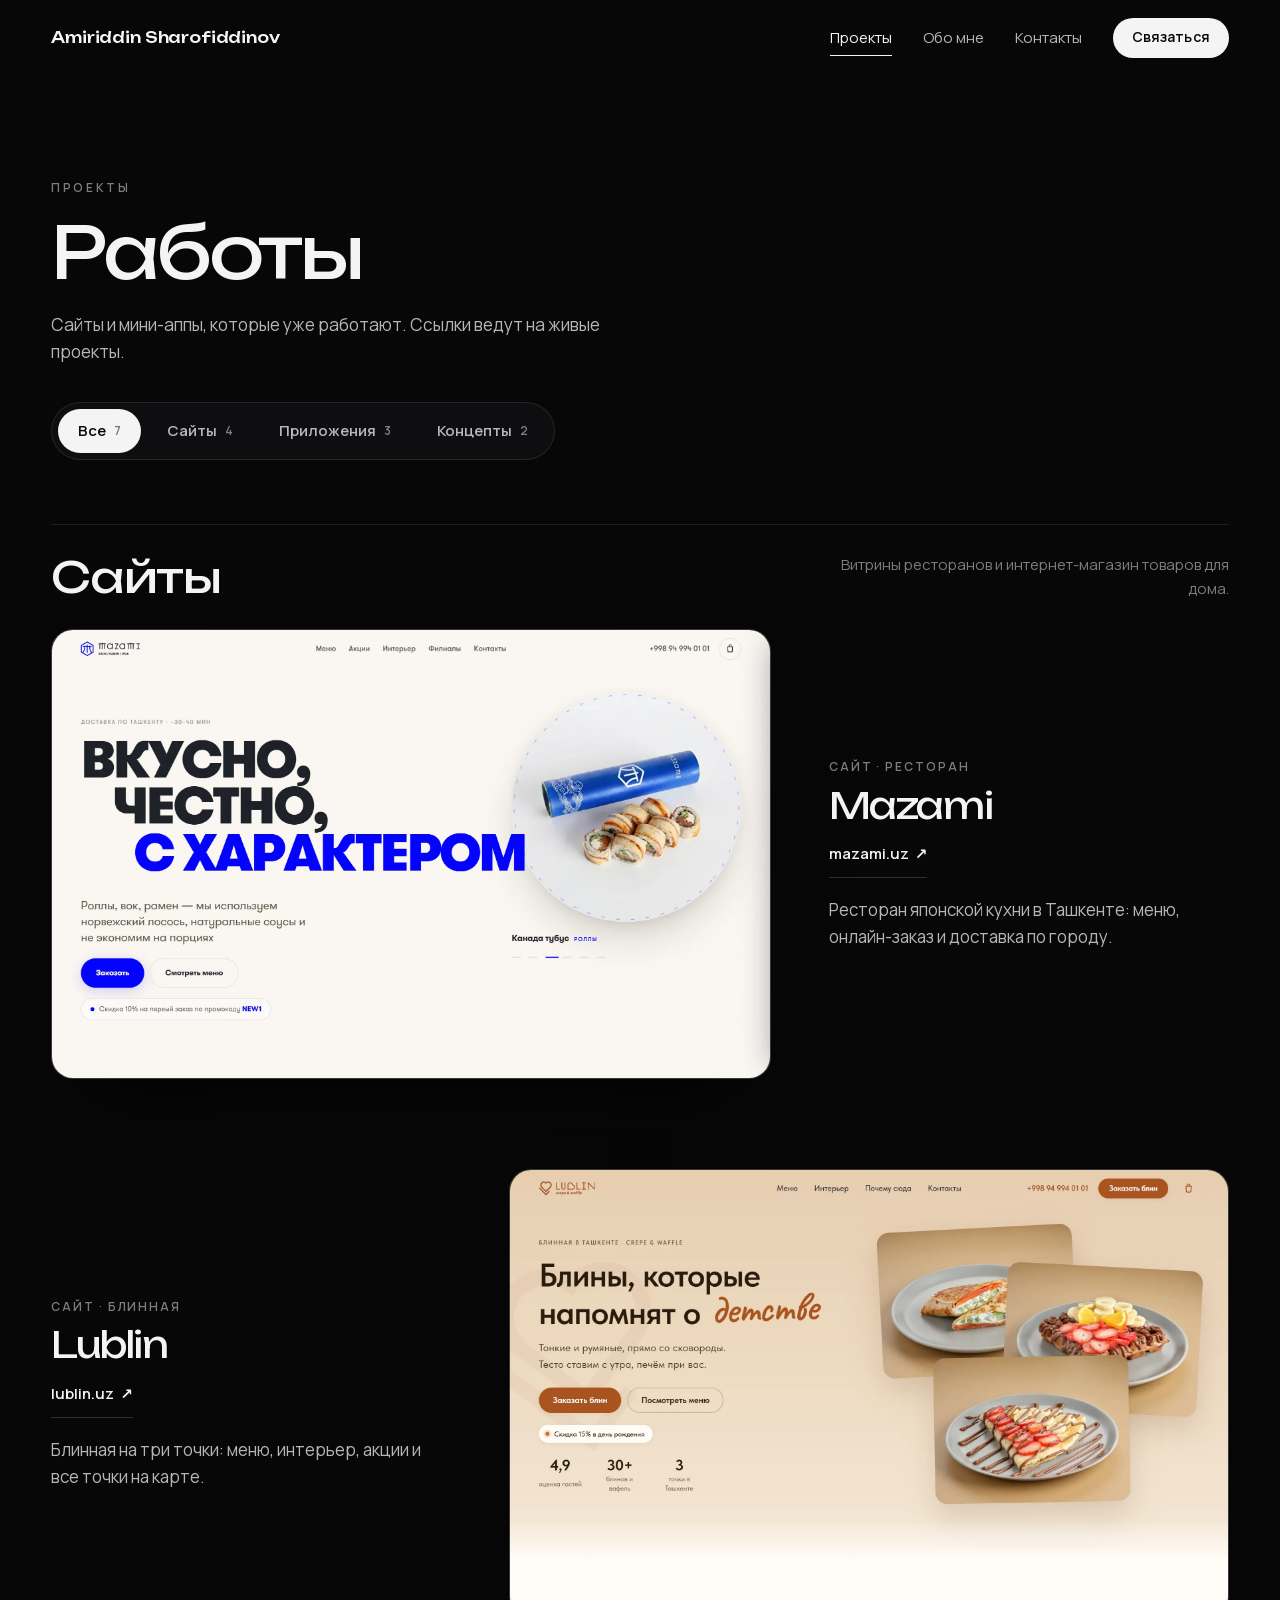
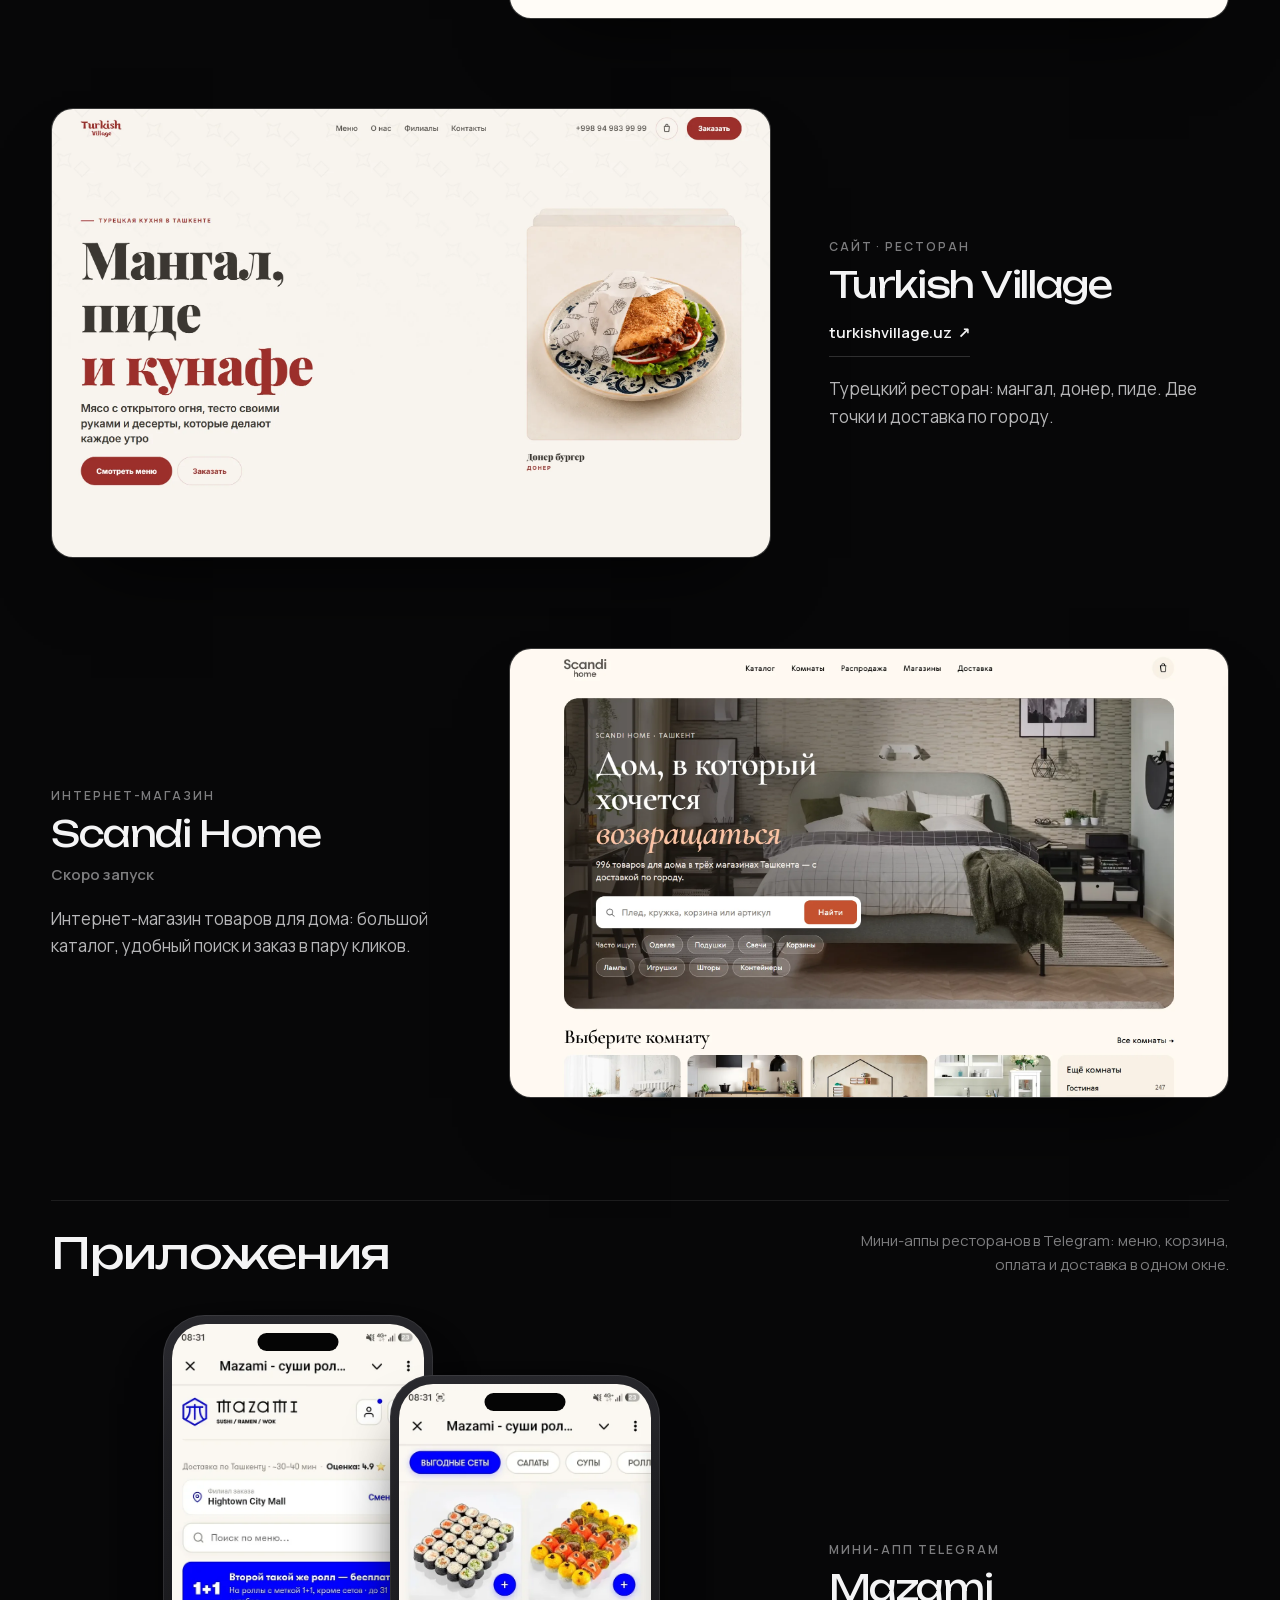
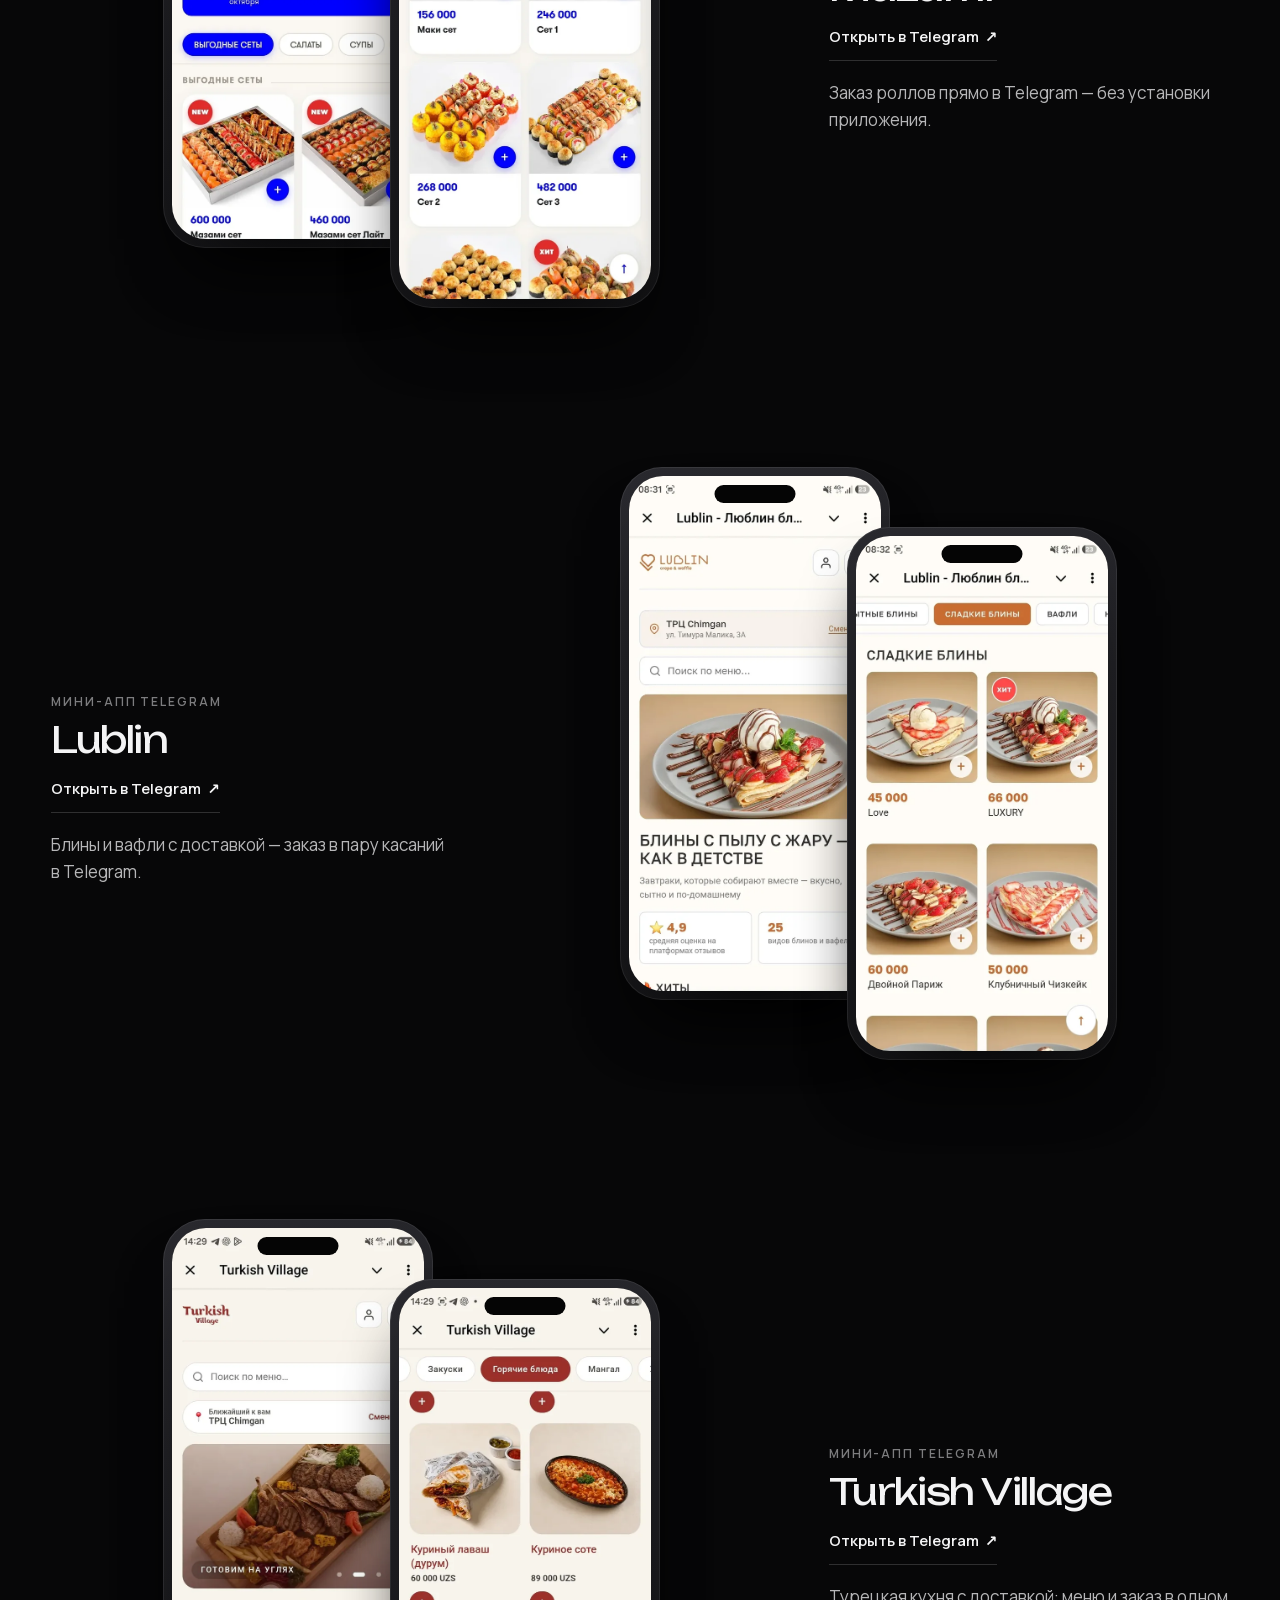
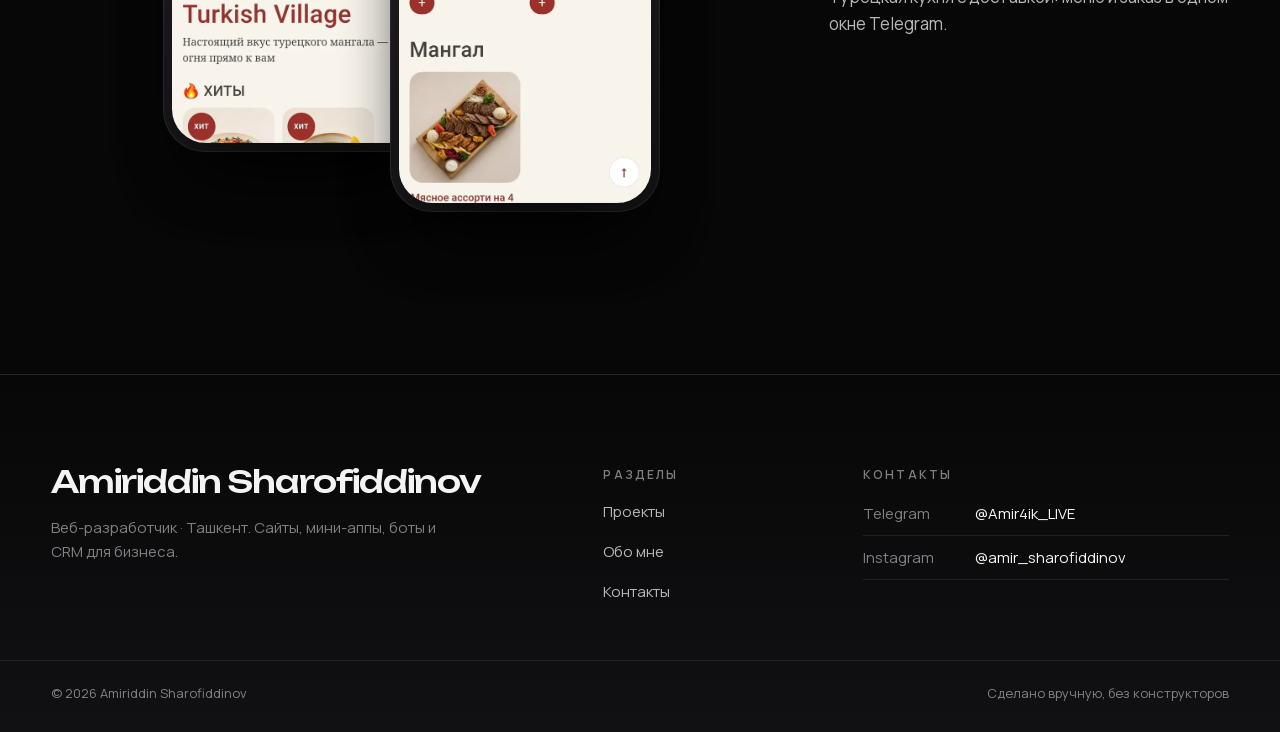
<file: projects/index.html>
<!DOCTYPE html><html lang="ru" class="t7sVdG_variable hdYSwG_variable"><head><meta charSet="utf-8"/><meta name="viewport" content="width=device-width, initial-scale=1"/><link rel="preload" href="/_next/static/media/4e1c87b7aa9e2f2f-s.p.3o02-8iknf6dl.woff2" as="font" crossorigin="" type="font/woff2"/><link rel="preload" href="/_next/static/media/a343f882a40d2cc9-s.p.0p-wng2nn8o-p.woff2" as="font" crossorigin="" type="font/woff2"/><link rel="preload" href="/_next/static/media/b59689b1142d37ce-s.p.1bk8_xp319hr4.woff2" as="font" crossorigin="" type="font/woff2"/><link rel="preload" href="/_next/static/media/d3fe2f289711ac3f-s.p.2v2sz4qlut9s1.woff2" as="font" crossorigin="" type="font/woff2"/><link rel="stylesheet" href="/_next/static/chunks/0s82jh16yvixo.css" data-precedence="next"/><link rel="preload" as="script" fetchPriority="low" href="/_next/static/chunks/1x6obpmlu1_c2.js"/><script src="/_next/static/chunks/2r4s4h5xul1n-.js" async=""></script><script src="/_next/static/chunks/2khxl0v1q4i6n.js" async=""></script><script src="/_next/static/chunks/1kb4dcqdypxx7.js" async=""></script><script src="/_next/static/chunks/turbopack-3-ry682tkyiqk.js" async=""></script><script src="/_next/static/chunks/0umf92h1sb77c.js" async=""></script><script src="/_next/static/chunks/2ol_wr3q3f4i1.js" async=""></script><script src="/_next/static/chunks/3eg03kx7epbtp.js" async=""></script><meta name="theme-color" content="#070708"/><title>Проекты — Amiriddin Sharofiddinov</title><meta name="description" content="Сайты и мини-аппы для бизнеса в Ташкенте: Mazami, Lublin, Turkish Village, Scandi Home."/><meta name="robots" content="noindex, nofollow"/><meta name="color-scheme" content="only dark"/><meta property="og:title" content="Amiriddin Sharofiddinov — сайты, мини-аппы, боты и CRM"/><meta property="og:description" content="Делаю сайты, Telegram мини-аппы, ботов и системы заказов для бизнеса в Ташкенте."/><meta property="og:site_name" content="Amiriddin Sharofiddinov"/><meta property="og:locale" content="ru_RU"/><meta property="og:image" content="https://amir4iklive.github.io/og.jpg"/><meta property="og:image:width" content="1200"/><meta property="og:image:height" content="630"/><meta property="og:image:alt" content="Amiriddin Sharofiddinov — сайты, мини-аппы, боты и CRM"/><meta property="og:type" content="website"/><meta name="twitter:card" content="summary_large_image"/><meta name="twitter:title" content="Amiriddin Sharofiddinov — сайты, мини-аппы, боты и CRM"/><meta name="twitter:description" content="Делаю сайты, Telegram мини-аппы, ботов и системы заказов для бизнеса в Ташкенте."/><meta name="twitter:image" content="https://amir4iklive.github.io/og.jpg"/><link rel="icon" href="/favicon.ico?favicon.1y26ri8yu77g-.ico" sizes="64x64" type="image/x-icon"/><link rel="icon" href="/icon.svg?icon.0d6d65uo4bvgk.svg" sizes="any" type="image/svg+xml"/><meta name="next-size-adjust" content=""/><script src="/_next/static/chunks/0cz1d0mv5g_q7.js" noModule=""></script></head><body><div hidden=""><!--$--><!--/$--></div><script>document.documentElement.classList.add('js')</script><a class="skip" href="#main">Перейти к содержанию</a><header class="top"><a class="top__logo" href="/">Amiriddin Sharofiddinov</a><nav class="top__nav" aria-label="Разделы"><a class="top__home" href="/">Главная</a><a class="is-on" aria-current="page" href="/projects/">Проекты</a><a class="" href="/about/">Обо мне</a><a class="" href="/contacts/">Контакты</a><a class="btn btn--light btn--sm top__cta" href="/contacts/">Связаться</a><div class="top__social"><a href="https://t.me/Amir4ik_LIVE" target="_blank" rel="noreferrer">Telegram<!-- --> ↗</a><a href="https://instagram.com/amir_sharofiddinov" target="_blank" rel="noreferrer">Instagram<!-- --> ↗</a></div></nav><button type="button" class="top__burger" aria-expanded="false" aria-label="Открыть меню"><i aria-hidden="true"></i></button></header><main id="main"><section class="phead"><p class="eyebrow" data-reveal="true">Проекты</p><h1 class="phead__title" data-reveal="true" style="--d:0.05s">Работы</h1><p class="phead__lead" data-reveal="true" style="--d:0.1s">Сайты и мини-аппы, которые уже работают. Ссылки ведут на живые проекты.</p><nav class="tabs" aria-label="Раздел проектов" data-reveal="true" style="--d:0.15s"><a class="is-on" aria-current="page" href="/projects/">Все<!-- --> <span>7</span></a><a class="" href="/projects/sites/">Сайты<!-- --> <span>4</span></a><a class="" href="/projects/apps/">Приложения<!-- --> <span>3</span></a><a class="" href="/projects/concepts/">Концепты<!-- --> <span>2</span></a></nav></section><section class="pgroup"><div class="pgroup__head" data-reveal="true"><h2 class="h2">Сайты</h2><p>Витрины ресторанов и интернет-магазин товаров для дома.</p></div><div class="prows"><article class="prow prow--site"><div class="prow__media" data-reveal="true"><div class="shot " style="aspect-ratio:16 / 10"><img src="/shots/mazami-hero.webp" alt="Mazami — главная" loading="lazy" decoding="async"/></div></div><div class="prow__text" data-reveal="true" style="--d:0.08s"><p class="prow__tag">Сайт · ресторан</p><h3 class="prow__brand">Mazami</h3><a class="prow__link" href="https://mazami.uz" target="_blank" rel="noreferrer">mazami.uz<!-- --> <span aria-hidden="true">↗</span></a><p class="prow__about">Ресторан японской кухни в Ташкенте: меню, онлайн-заказ и доставка по городу.</p></div></article><article class="prow prow--site prow--flip"><div class="prow__media" data-reveal="true"><div class="shot " style="aspect-ratio:16 / 10"><img src="/shots/lublin-hero.webp" alt="Lublin — главная" loading="lazy" decoding="async"/></div></div><div class="prow__text" data-reveal="true" style="--d:0.08s"><p class="prow__tag">Сайт · блинная</p><h3 class="prow__brand">Lublin</h3><a class="prow__link" href="https://lublin.uz" target="_blank" rel="noreferrer">lublin.uz<!-- --> <span aria-hidden="true">↗</span></a><p class="prow__about">Блинная на три точки: меню, интерьер, акции и все точки на карте.</p></div></article><article class="prow prow--site"><div class="prow__media" data-reveal="true"><div class="shot " style="aspect-ratio:16 / 10"><img src="/shots/turkish-hero.webp" alt="Turkish Village — главная" loading="lazy" decoding="async"/></div></div><div class="prow__text" data-reveal="true" style="--d:0.08s"><p class="prow__tag">Сайт · ресторан</p><h3 class="prow__brand">Turkish Village</h3><a class="prow__link" href="https://turkishvillage.uz" target="_blank" rel="noreferrer">turkishvillage.uz<!-- --> <span aria-hidden="true">↗</span></a><p class="prow__about">Турецкий ресторан: мангал, донер, пиде. Две точки и доставка по городу.</p></div></article><article class="prow prow--site prow--flip"><div class="prow__media" data-reveal="true"><div class="shot " style="aspect-ratio:16 / 10"><img src="/shots/scandi-hero.webp" alt="Scandi Home — главная" loading="lazy" decoding="async"/></div></div><div class="prow__text" data-reveal="true" style="--d:0.08s"><p class="prow__tag">Интернет-магазин</p><h3 class="prow__brand">Scandi Home</h3><span class="prow__note">Скоро запуск</span><p class="prow__about">Интернет-магазин товаров для дома: большой каталог, удобный поиск и заказ в пару кликов.</p></div></article></div></section><section class="pgroup"><div class="pgroup__head" data-reveal="true"><h2 class="h2">Приложения</h2><p>Мини-аппы ресторанов в Telegram: меню, корзина, оплата и доставка в одном окне.</p></div><div class="prows"><article class="prow prow--app"><div class="prow__media" data-reveal="true"><div class="phones" role="img" aria-label="Мини-апп Mazami: первый экран и меню"><div class="phone"><div class="shot " style="aspect-ratio:720 / 1470"><img src="/shots/mazami-app-hero.webp" alt="Mazami: первый экран" loading="lazy" decoding="async"/></div></div><div class="phone phone--2"><div class="shot " style="aspect-ratio:720 / 1470"><img src="/shots/mazami-app-menu.webp" alt="Mazami: меню" loading="lazy" decoding="async"/></div></div></div></div><div class="prow__text" data-reveal="true" style="--d:0.08s"><p class="prow__tag">Мини-апп Telegram</p><h3 class="prow__brand">Mazami</h3><a class="prow__link" href="https://t.me/mazamiuzbot" target="_blank" rel="noreferrer">Открыть в Telegram<!-- --> <span aria-hidden="true">↗</span></a><p class="prow__about">Заказ роллов прямо в Telegram — без установки приложения.</p></div></article><article class="prow prow--app prow--flip"><div class="prow__media" data-reveal="true"><div class="phones" role="img" aria-label="Мини-апп Lublin: первый экран и меню"><div class="phone"><div class="shot " style="aspect-ratio:720 / 1470"><img src="/shots/lublin-app-hero.webp" alt="Lublin: первый экран" loading="lazy" decoding="async"/></div></div><div class="phone phone--2"><div class="shot " style="aspect-ratio:720 / 1470"><img src="/shots/lublin-app-menu.webp" alt="Lublin: меню" loading="lazy" decoding="async"/></div></div></div></div><div class="prow__text" data-reveal="true" style="--d:0.08s"><p class="prow__tag">Мини-апп Telegram</p><h3 class="prow__brand">Lublin</h3><a class="prow__link" href="https://t.me/lublinuzbot" target="_blank" rel="noreferrer">Открыть в Telegram<!-- --> <span aria-hidden="true">↗</span></a><p class="prow__about">Блины и вафли с доставкой — заказ в пару касаний в Telegram.</p></div></article><article class="prow prow--app"><div class="prow__media" data-reveal="true"><div class="phones" role="img" aria-label="Мини-апп Turkish Village: первый экран и меню"><div class="phone"><div class="shot " style="aspect-ratio:720 / 1470"><img src="/shots/turkish-app-hero.webp" alt="Turkish Village: первый экран" loading="lazy" decoding="async"/></div></div><div class="phone phone--2"><div class="shot " style="aspect-ratio:720 / 1470"><img src="/shots/turkish-app-menu.webp" alt="Turkish Village: меню" loading="lazy" decoding="async"/></div></div></div></div><div class="prow__text" data-reveal="true" style="--d:0.08s"><p class="prow__tag">Мини-апп Telegram</p><h3 class="prow__brand">Turkish Village</h3><a class="prow__link" href="https://t.me/turkishuzbot" target="_blank" rel="noreferrer">Открыть в Telegram<!-- --> <span aria-hidden="true">↗</span></a><p class="prow__about">Турецкая кухня с доставкой: меню и заказ в одном окне Telegram.</p></div></article></div></section><!--$--><!--/$--></main><footer class="foot"><div class="foot__inner"><div class="foot__brand"><a class="foot__name" href="/">Amiriddin Sharofiddinov</a><p class="foot__line">Веб-разработчик<!-- --> · <!-- -->Ташкент<!-- -->. Сайты, мини-аппы, боты и CRM для бизнеса.</p></div><nav class="foot__col" aria-label="Разделы"><p class="foot__head">Разделы</p><a href="/projects/">Проекты</a><a href="/about/">Обо мне</a><a href="/contacts/">Контакты</a></nav><div class="foot__col"><p class="foot__head">Контакты</p><p class="foot__contact"><span>Telegram</span><a class="contact-value" href="https://t.me/Amir4ik_LIVE" target="_blank" rel="noreferrer">@Amir4ik_LIVE</a></p><p class="foot__contact"><span>Instagram</span><a class="contact-value" href="https://instagram.com/amir_sharofiddinov" target="_blank" rel="noreferrer">@amir_sharofiddinov</a></p></div></div><div class="foot__bottom"><span>© <!-- -->2026<!-- --> <!-- -->Amiriddin Sharofiddinov</span><span>Сделано вручную, без конструкторов</span></div></footer><script id="_R_">(globalThis["TURBOPACK"] || (globalThis["TURBOPACK"] = [])).push({"otherChunks":["static/chunks/1x6obpmlu1_c2.js","static/chunks/2r4s4h5xul1n-.js","static/chunks/2khxl0v1q4i6n.js","static/chunks/1kb4dcqdypxx7.js"],"runtimeModuleIds":[94553]});</script><script src="/_next/static/chunks/1x6obpmlu1_c2.js" async=""></script><script>(self.__next_f=self.__next_f||[]).push([0])</script><script>self.__next_f.push([1,"1:\"$Sreact.fragment\"\n2:\"/_next/static/chunks/0umf92h1sb77c.js\"\n3:\"/_next/static/chunks/2ol_wr3q3f4i1.js\"\n4:I[2971,[\"$2\",\"$3\"],\"default\"]\n5:I[39756,[\"$2\",\"$3\"],\"default\"]\n6:I[37457,[\"$2\",\"$3\"],\"default\"]\n7:\"/_next/static/chunks/3eg03kx7epbtp.js\"\n8:I[22016,[\"$2\",\"$3\",\"$7\"],\"\"]\n9:I[91563,[\"$2\",\"$3\"],\"default\"]\nd:I[90799,[\"$2\",\"$3\",\"$7\"],\"default\"]\n12:\"ViewportBoundary\"\n13:I[97367,[\"$2\",\"$3\"],\"$12\"]\n15:\"MetadataBoundary\"\n16:I[97367,[\"$2\",\"$3\"],\"$15\"]\n17:\"$Sreact.suspense\"\n19:I[68027,[\"$2\",\"$3\"],\"default\",1]\n:HL[\"/_next/static/chunks/0s82jh16yvixo.css\",\"style\"]\n:HL[\"/_next/static/media/4e1c87b7aa9e2f2f-s.p.3o02-8iknf6dl.woff2\",\"font\",{\"crossOrigin\":\"\",\"type\":\"font/woff2\"}]\n:HL[\"/_next/static/media/a343f882a40d2cc9-s.p.0p-wng2nn8o-p.woff2\",\"font\",{\"crossOrigin\":\"\",\"type\":\"font/woff2\"}]\n:HL[\"/_next/static/media/b59689b1142d37ce-s.p.1bk8_xp319hr4.woff2\",\"font\",{\"crossOrigin\":\"\",\"type\":\"font/woff2\"}]\n:HL[\"/_next/static/media/d3fe2f289711ac3f-s.p.2v2sz4qlut9s1.woff2\",\"font\",{\"crossOrigin\":\"\",\"type\":\"font/woff2\"}]\nb:X\nc:[[\"children\",{\"s\":\"__PAGE__\",\"h\":512,\"d\":{\"r\":[\"$\",\"$1\",\"c\",{\"children\":[[[\"$\",\"section\",null,{\"className\":\"phead\",\"children\":[[\"$\",\"p\",null,{\"className\":\"eyebrow\",\"data-reveal\":true,\"children\":\"Проекты\"}],[\"$\",\"h1\",null,{\"className\":\"phead__title\",\"data-reveal\":true,\"style\":{\"--d\":\"0.05s\"},\"children\":\"Работы\"}],[\"$\",\"p\",null,{\"className\":\"phead__lead\",\"data-reveal\":true,\"style\":{\"--d\":\"0.1s\"},\"children\":\"Сайты и мини-аппы, которые уже работают. Ссылки ведут на живые проекты.\"}],[\"$\",\"$Ld\",null,{\"className\":\"tabs\",\"aria-label\":\"Раздел проектов\",\"data-reveal\":true,\"style\":{\"--d\":\"0.15s\"},\"children\":[[\"$\",\"$L8\",\"/projects\",{\"href\":\"/projects\",\"className\":\"is-on\",\"aria-current\":\"page\",\"children\":[\"Все\",\" \",[\"$\",\"span\",null,{\"children\":7}]]}],[\"$\",\"$L8\",\"/projects/sites\",{\"href\":\"/projects/sites\",\"className\":\"\",\"aria-current\":\"$undefined\",\"children\":[\"Сайты\",\" \",[\"$\",\"span\",null,{\"children\":4}]]}],[\"$\",\"$L8\",\"/projects/apps\",{\"href\":\"/projects/apps\",\"className\":\"\",\"aria-current\":\"$undefined\",\"children\":[\"Приложения\",\" \",[\"$\",\"span\",null,{\"children\":3}]]}],[\"$\",\"$L8\",\"/projects/concepts\",{\"href\":\"/projects/concepts\",\"className\":\"\",\"aria-current\":\"$undefined\",\"children\":[\"Концепты\",\" \",[\"$\",\"span\",null,{\"children\":2}]]}]]}]]}],[[\"$\",\"section\",\"site\",{\"className\":\"pgroup\",\"children\":[[\"$\",\"div\",null,{\"className\":\"pgroup__head\",\"data-reveal\":true,\"children\":[[\"$\",\"h2\",null,{\"className\":\"h2\",\"children\":\"Сайты\"}],[\"$\",\"p\",null,{\"children\":\"Витрины ресторанов и интернет-магазин товаров для дома.\"}]]}],\"$Le\"]}],\"$Lf\"]],[\"$L10\"],\"$L11\"]}],\"p\":false,\"v\":null}}]]\na:[[\"children\",{\"s\":\"projects\",\"h\":512,\"d\":{\"r\":[\"$\",\"$1\",\"c\",{\"children\":[null,[\"$\",\"$L5\",null,{\"parallelRouterKey\":\"children\",\"error\":\"$undefined\",\"errorStyles\":\"$undefined\",\"errorScripts\":\"$undefined\",\"template\":[\"$\",\"$L6\",null,{}],\"templateStyles\":\"$undefined\",\"templateScripts\":\"$undefined\",\"notFound\":\"$undefined\",\"forbidden\":\"$undefined\",\"unauthorized\":\"$undefined\"}]]}],\"p\":false,\"v\":\"$b\"},\"c\":\"$Qc\"}]]\n0:{\"P\":null,\"c\":[\"\",\"projects\",\"\"],\"q\":\"\",\"i\":false,\"t\":{\"t\":{\"s\":\"\",\"h\":528,\"d\":{\"r\":[\"$\",\"$1\",\"c\",{\"children\":[[[\"$\",\"link\",\"0\",{\"rel\":\"stylesheet\",\"href\":\"/_next/static/chunks/0s82jh16yvixo.css\",\"precedence\":\"next\",\"crossOrigin\":\"$undefined\",\"nonce\":\"$undefined\"}],[\"$\",\"script\",\"script-0\",{\"src\":\"/_next/static/chunks/0umf92h1sb77c.js\",\"async\":true,\"nonce\":\"$undefined\"}],[\"$\",\"script\",\"script-1\",{\"src\":\"/_next/static/chunks/2ol_wr3q3f4i1.js\",\"async\":true,\"nonce\":\"$undefined\"}]],[\"$\",\"html\",null,{\"lang\":\"ru\",\"className\":\"t7sVdG_variable hdYSwG_variable\",\"suppressHydrationWarning\":true,\"children\":[\"$\",\"body\",null,{\"children\":[[\"$\",\"script\",null,{\"dangerouslySetInnerHTML\":{\"__html\":\"document.documentElement.classList.add('js')\"}}],[\"$\",\"a\",null,{\"className\":\"skip\",\"href\":\"#main\",\"children\":\"Перейти к содержанию\"}],[\"$\",\"$L4\",null,{}],[\"$\",\"main\",null,{\"id\":\"main\",\"children\":[\"$\",\"$L5\",null,{\"parallelRouterKey\":\"children\",\"error\":\"$undefined\",\"errorStyles\":\"$undefined\",\"errorScripts\":\"$undefined\",\"template\":[\"$\",\"$L6\",null,{}],\"templateStyles\":\"$undefined\",\"templateScripts\":\"$undefined\",\"notFound\":[[\"$\",\"section\",null,{\"className\":\"phead nf\",\"children\":[[\"$\",\"p\",null,{\"className\":\"eyebrow\",\"children\":\"Ошибка 404\"}],[\"$\",\"h1\",null,{\"className\":\"phead__title\",\"children\":\"Такой страницы нет\"}],[\"$\",\"p\",null,{\"className\":\"phead__lead\",\"children\":\"Возможно, ссылка устарела или в адресе опечатка. Начните с главной или посмотрите проекты.\"}],[\"$\",\"div\",null,{\"className\":\"hero__actions\",\"children\":[[\"$\",\"$L8\",null,{\"className\":\"btn btn--light\",\"href\":\"/\",\"children\":\"На главную\"}],[\"$\",\"$L8\",null,{\"className\":\"btn btn--ghost\",\"href\":\"/projects\",\"children\":\"Проекты\"}]]}]]}],[]],\"forbidden\":\"$undefined\",\"unauthorized\":\"$undefined\"}]}],[\"$\",\"footer\",null,{\"className\":\"foot\",\"children\":[[\"$\",\"div\",null,{\"className\":\"foot__inner\",\"children\":[[\"$\",\"div\",null,{\"className\":\"foot__brand\",\"children\":[[\"$\",\"$L8\",null,{\"href\":\"/\",\"className\":\"foot__name\",\"children\":\"Amiriddin Sharofiddinov\"}],[\"$\",\"p\",null,{\"className\":\"foot__line\",\"children\":[\"Веб-разработчик\",\" · \",\"Ташкент\",\". Сайты, мини-аппы, боты и CRM для бизнеса.\"]}]]}],[\"$\",\"nav\",null,{\"className\":\"foot__col\",\"aria-label\":\"Разделы\",\"children\":[[\"$\",\"p\",null,{\"className\":\"foot__head\",\"children\":\"Разделы\"}],[[\"$\",\"$L8\",\"/projects\",{\"href\":\"/projects\",\"children\":\"Проекты\"}],[\"$\",\"$L8\",\"/about\",{\"href\":\"/about\",\"children\":\"Обо мне\"}],[\"$\",\"$L8\",\"/contacts\",{\"href\":\"/contacts\",\"children\":\"Контакты\"}]]]}],[\"$\",\"div\",null,{\"className\":\"foot__col\",\"children\":[[\"$\",\"p\",null,{\"className\":\"foot__head\",\"children\":\"Контакты\"}],[[\"$\",\"p\",\"telegram\",{\"className\":\"foot__contact\",\"children\":[[\"$\",\"span\",null,{\"children\":\"Telegram\"}],[\"$\",\"a\",null,{\"className\":\"contact-value\",\"href\":\"https://t.me/Amir4ik_LIVE\",\"target\":\"_blank\",\"rel\":\"noreferrer\",\"children\":\"@Amir4ik_LIVE\"}]]}],[\"$\",\"p\",\"instagram\",{\"className\":\"foot__contact\",\"children\":[[\"$\",\"span\",null,{\"children\":\"Instagram\"}],[\"$\",\"a\",null,{\"className\":\"contact-value\",\"href\":\"https://instagram.com/amir_sharofiddinov\",\"target\":\"_blank\",\"rel\":\"noreferrer\",\"children\":\"@amir_sharofiddinov\"}]]}]]]}]]}],[\"$\",\"div\",null,{\"className\":\"foot__bottom\",\"children\":[[\"$\",\"span\",null,{\"children\":[\"© \",2026,\" \",\"Amiriddin Sharofiddinov\"]}],[\"$\",\"span\",null,{\"children\":\"Сделано вручную, без конструкторов\"}]]}]]}],[\"$\",\"$L9\",null,{}]]}]}]]}],\"p\":false,\"v\":null},\"c\":\"$Qa\"},\"h\":{\"r\":[\"$\",\"$1\",\"h\",{\"children\":[null,[\"$\",\"$L13\",null,{\"children\":\"$L14\"}],[\"$\",\"$L16\",null,{\"children\":[[\"$\",\"div\",null,{\"hidden\":true,\"children\":[\"$\",\"$17\",null,{\"name\":\"Next.Metadata\",\"children\":\"$L18\"}]}],null]}],[\"$\",\"meta\",null,{\"name\":\"next-size-adjust\",\"content\":\"\"}]]}],\"p\":false,\"v\":null}},\"m\":\"$undefined\",\"G\":[\"$19\",[[\"$\",\"link\",\"0\",{\"rel\":\"stylesheet\",\"href\":\"/_next/static/chunks/0s82jh16yvixo.css\",\"precedence\":\"next\",\"crossOrigin\":\"$undefined\",\"nonce\":\"$undefined\"}]]],\"S\":true,\"r\":\"$undefined\",\"s\":\"$undefined\",\"a\":\"$undefined\",\"l\":\"$undefined\",\"p\":\"$undefined\",\"d\":\"$undefined\",\"b\":\"O921_ZmAZaTmbzYtUHk78\"}\n1a:I[97367,[\"$2\",\"$3\"],\"OutletBoundary\"]\nb:C\ne:[\"$\",\"div\",null,{\"className\":\"prows\",\"children\":[[\"$\",\"article\",\"mazami\",{\"className\":\"prow prow--site\",\"children\":[[\"$\",\"div\",null,{\"className\":\"prow__media\",\"data-reveal\":true,\"children\":[\"$\",\"div\",null,{\"className\":\"shot \",\"style\":{\"aspectRatio\":\"16 / 10\"},\"children\":[\"$\",\"img\",null,{\"src\":\"/shots/mazami-hero.webp\",\"alt\":\"Mazami — главная\",\"loading\":\"lazy\",\"decoding\":\"async\"}]}]}],[\"$\",\"div\",null,{\"className\":\"prow__text\",\"data-reveal\":true,\"style\":{\"--d\":\"0.08s\"},\"children\":[[\"$\",\"p\",null,{\"className\":\"prow__tag\",\"children\":\"Сайт · ресторан\"}],[\"$\",\"h3\",null,{\"className\":\"prow__brand\",\"children\":\"Mazami\"}],[\"$\",\"a\",null,{\"className\":\"prow__link\",\"href\":\"https://mazami.uz\",\"target\":\"_blank\",\"rel\":\"noreferrer\",\"children\":[\"mazami.uz\",\" \",[\"$\",\"span\",null,{\"aria-hidden\":\"true\",\"children\":\"↗\"}]]}],[\"$\",\"p\",null,{\"className\":\"prow__about\",\"children\":\"Ресторан японской кухни в Ташкенте: меню, онлайн-заказ и доставка по городу.\"}]]}]]}],[\"$\",\"article\",\"lublin\",{\"className\":\"prow prow--site prow--flip\",\"children\":[[\"$\",\"div\",null,{\"className\":\"prow__media\",\"data-reveal\":true,\"children\":[\"$\",\"div\",null,{\"className\":\"shot \",\"style\":{\"aspectRatio\":\"16 / 10\"},\"children\":[\"$\",\"img\",null,{\"src\":\"/shots/lublin-hero.webp\",\"alt\":\"Lublin — главная\",\"loading\":\"lazy\",\"decoding\":\"async\"}]}]}],[\"$\",\"div\",null,{\"className\":\"prow__text\",\"data-reveal\":true,\"style\":{\"--d\":\"0.08s\"},\"children\":[[\"$\",\"p\",null,{\"className\":\"prow__tag\",\"children\":\"Сайт · блинная\"}],[\"$\",\"h3\",null,{\"className\":\"prow__brand\",\"children\":\"Lublin\"}],[\"$\",\"a\",null,{\"className\":\"prow__link\",\"href\":\"https://lublin.uz\",\"target\":\"_blank\",\"rel\":\"noreferrer\",\"children\":[\"lublin.uz\",\" \",[\"$\",\"span\",null,{\"aria-hidden\":\"true\",\"children\":\"↗\"}]]}],[\"$\",\"p\",null,{\"className\":\"prow__about\",\"children\":\"Блинная на три точки: меню, интерьер, акции и все точки на карте.\"}]]}]]}],[\"$\",\"article\",\"turkish\",{\"className\":\"prow prow--site\",\"children\":[[\"$\",\"div\",null,{\"className\":\"prow__media\",\"data-reveal\":true,\"children\":[\"$\",\"div\",null,{\"className\":\"shot \",\"style\":{\"aspectRatio\":\"16 / 10\"},\"children\":[\"$\",\"img\",null,{\"src\":\"/shots/turkish-hero.webp\",\"alt\":\"Turkish Village — главная\",\"loading\":\"lazy\",\"decoding\":\"async\"}]}]}],[\"$\",\"div\",null,{\"className\":\"prow__text\",\"data-reveal\":true,\"style\":{\"--d\":\"0.08s\"},\"children\":[[\"$\",\"p\",null,{\"className\":\"prow__tag\",\"children\":\"Сайт · ресторан\"}],[\"$\",\"h3\",null,{\"className\":\"prow__brand\",\"children\":\"Turkish Village\"}],[\"$\",\"a\",null,{\"className\":\"prow__link\",\"href\":\"https://turkishvillage.uz\",\"target\":\"_blank\",\"rel\":\"noreferrer\",\"children\":[\"turkishvillage.uz\",\" \",[\"$\",\"span\",null,{\"aria-hidden\":\"true\",\"children\":\"↗\"}]]}],[\"$\",\"p\",null,{\"className\":\"prow__about\",\"children\":\"Турецкий ресторан: мангал, донер, пиде. Две точки и доставка по городу.\"}]]}]]}],[\"$\",\"article\",\"scandi\",{\"className\":\"prow prow--site prow--flip\",\"children\":[[\"$\",\"div\",null,{\"className\":\"prow__media\",\"data-reveal\":true,\"children\":[\"$\",\"div\",null,{\"className\":\"shot \",\"style\":{\"aspectRatio\":\"16 / 10\"},\"children\":[\"$\",\"img\",null,{\"src\":\"/shots/scandi-hero.webp\",\"alt\":\"Scandi Home — главная\",\"loading\":\"lazy\",\"decoding\":\"async\"}]}]}],[\"$\",\"div\",null,{\"className\":\"prow__text\",\"data-reveal\":true,\"style\":{\"--d\":\"0.08s\"},\"children\":[[\"$\",\"p\",null,{\"className\":\"prow__tag\",\"children\":\"Интернет-магазин\"}],[\"$\",\"h3\",null,{\"className\":\"prow__brand\",\"children\":\"Scandi Home\"}],[\"$\",\"span\",null,{\"className\":\"prow__note\",\"children\":\"Скоро запуск\"}],[\"$\",\"p\",null,{\"className\":\"prow__about\",\"children\":\"Интернет-магазин товаров для дома: большой каталог, удобный поиск и заказ в пару кликов.\"}]]}]]}]]}]\nf:[\"$\",\"section\",\"app\",{\"className\":\"pgroup\",\"children\":[[\"$\",\"div\",null,{\"className\":\"pgroup__head\",\"data-reveal\":true,\"children\":[[\"$\",\"h2\",null,{\"className\":\"h2\",\"children\":\"Приложения\"}],[\"$\",\"p\",null,{\"children\":\"Мини-аппы ресторанов в Telegram: меню, корзина, оплата и доставка в одном окне.\"}]]}],[\"$\",\"div\",null,{\"className\":\"prows\",\"children\":[[\"$\",\"article\",\"mazami-app\",{\"className\":\"prow prow--app\",\"children\":[[\"$\",\"div\",null,{\"className\":\"prow__media\",\"data-reveal\":true,\"children\":[\"$\",\"div\",null,{\"className\":\"phones\",\"role\":\"img\",\"aria-label\":\"Мини-апп Mazami: первый экран и меню\",\"children\":[[\"$\",\"div\",null,{\"className\":\"phone\",\"children\":[\"$\",\"div\",null,{\"className\":\"shot \",\"style\":{\"aspectRatio\":\"720 / 1470\"},\"children\":[\"$\",\"img\",null,{\"src\":\"/shots/mazami-app-hero.webp\",\"alt\":\"Mazami: первый экран\",\"loading\":\"lazy\",\"decoding\":\"async\"}]}]}],[\"$\",\"div\",null,{\"className\":\"phone phone--2\",\"children\":[\"$\",\"div\",null,{\"className\":\"shot \",\"style\":{\"aspectRatio\":\"720 / 1470\"},\"children\":[\"$\",\"img\",null,{\"src\":\"/shots/mazami-app-menu.webp\",\"alt\":\"Mazami: меню\",\"loading\":\"lazy\",\"decoding\":\"async\"}]}]}]]}]}],[\"$\",\"div\",null,{\"className\":\"prow__text\",\"data-reveal\":true,\"style\":{\"--d\":\"0.08s\"},\"children\":[[\"$\",\"p\",null,{\"className\":\"prow__tag\",\"children\":\"Мини-апп Telegram\"}],[\"$\",\"h3\",null,{\"className\":\"prow__brand\",\"children\":\"Mazami\"}],[\"$\",\"a\",null,{\"className\":\"prow__link\",\"href\":\"https://t.me/mazamiuzbot\",\"target\":\"_blank\",\"rel\":\"noreferrer\",\"children\":[\"Открыть в Telegram\",\" \",[\"$\",\"span\",null,{\"aria-hidden\":\"true\",\"children\":\"↗\"}]]}],[\"$\",\"p\",null,{\"className\":\"prow__about\",\"children\":\"Заказ роллов прямо в Telegram — без установки приложения.\"}]]}]]}],[\"$\",\"article\",\"lublin-app\",{\"className\":\"prow prow--app prow--flip\",\"children\":[[\"$\",\"div\",null,{\"className\":\"prow__media\",\"data-reveal\":true,\"children\":[\"$\",\"div\",null,{\"className\":\"phones\",\"role\":\"img\",\"aria-label\":\"Мини-апп Lublin: первый экран и меню\",\"children\":[[\"$\",\"div\",null,{\"className\":\"phone\",\"children\":[\"$\",\"div\",null,{\"className\":\"shot \",\"style\":{\"aspectRatio\":\"720 / 1470\"},\"children\":[\"$\",\"img\",null,{\"src\":\"/shots/lublin-app-hero.webp\",\"alt\":\"Lublin: первый экран\",\"loading\":\"lazy\",\"decoding\":\"async\"}]}]}],[\"$\",\"div\",null,{\"className\":\"phone phone--2\",\"children\":[\"$\",\"div\",null,{\"className\":\"shot \",\"style\":{\"aspectRatio\":\"720 / 1470\"},\"children\":[\"$\",\"img\",null,{\"src\":\"/shots/lublin-app-menu.webp\",\"alt\":\"Lublin: меню\",\"loading\":\"lazy\",\"decoding\":\"async\"}]}]}]]}]}],[\"$\",\"div\",null,{\"className\":\"prow__text\",\"data-reveal\":true,\"style\":{\"--d\":\"0.08s\"},\"children\":[[\"$\",\"p\",null,{\"className\":\"prow__tag\",\"children\":\"Мини-апп Telegram\"}],[\"$\",\"h3\",null,{\"className\":\"prow__brand\",\"children\":\"Lublin\"}],[\"$\",\"a\",null,{\"className\":\"prow__link\",\"href\":\"https://t.me/lublinuzbot\",\"target\":\"_blank\",\"rel\":\"noreferrer\",\"children\":[\"Открыть в Telegram\",\" \",[\"$\",\"span\",null,{\"aria-hidden\":\"true\",\"children\":\"↗\"}]]}],[\"$\",\"p\",null,{\"className\":\"prow__about\",\"children\":\"Блины и вафли с доставкой — заказ в пару касаний в Telegram.\"}]]}]]}],[\"$\",\"article\",\"turkish-app\",{\"className\":\"prow prow--app\",\"children\":[[\"$\",\"div\",null,{\"className\":\"prow__media\",\"data-reveal\":true,\"children\":[\"$\",\"div\",null,{\"className\":\"phones\",\"role\":\"img\",\"aria-label\":\"Мини-апп Turkish Village: первый экран и меню\",\"children\":[[\"$\",\"div\",null,{\"className\":\"phone\",\"children\":[\"$\",\"div\",null,{\"className\":\"shot \",\"style\":{\"aspectRatio\":\"720 / 1470\"},\"children\":[\"$\",\"img\",null,{\"src\":\"/shots/turkish-app-hero.webp\",\"alt\":\"Turkish Village: первый экран\",\"loading\":\"lazy\",\"decoding\":\"async\"}]}]}],[\"$\",\"div\",null,{\"className\":\"phone phone--2\",\"children\":[\"$\",\"div\",null,{\"className\":\"shot \",\"style\":{\"aspectRatio\":\"720 / 1470\"},\"children\":[\"$\",\"img\",null,{\"src\":\"/shots/turkish-app-menu.webp\",\"alt\":\"Turkish Village: меню\",\"loading\":\"lazy\",\"decoding\":\"async\"}]}]}]]}]}],[\"$\",\"div\",null,{\"className\":\"prow__text\",\"data-reveal\":true,\"style\":{\"--d\":\"0.08s\"},\"children\":[[\"$\",\"p\",null,{\"className\":\"prow__tag\",\"children\":\"Мини-апп Telegram\"}],[\"$\",\"h3\",null,{\"className\":\"prow__brand\",\"children\":\"Turkish Village\"}],[\"$\",\"a\",null,{\"className\":\"prow__link\",\"href\":\"https://t.me/turkishuzbot\",\"target\":\"_blank\",\"rel\":\"noreferrer\",\"children\":[\"Открыть в Telegram\",\" \",[\"$\",\"span\",null,{\"aria-hidden\":\"true\",\"children\":\"↗\"}]]}],[\"$\",\"p\",null,{\"className\":\"prow__about\",\"children\":\"Турецкая кухня с доставкой: меню и заказ в одном окне Telegram.\"}]]}]]}]]}]]}]\n10:[\"$\",\"script\",\"script-0\",{\"src\":\"/_next/static/chunks/3eg03kx7epbtp.js\",\"async\":true,\"nonce\":\"$undefined\"}]\n11:[\"$\",\"$L1a\",null,{\"children\":[\"$\",\"$17\",null,{\"name\":\"Next.MetadataOutlet\",\"children\":\"$@1b\"}]}]\n14:[[\"$\",\"meta\",\"0\",{\"charSet\":\"utf-8\"}],[\"$\",\"meta\",\"1\",{\"name\":\"viewport\",\"content\":\"width=device-width, initial-scale=1\"}],[\"$\",\"meta\",\"2\",{\"name\":\"theme-color\",\"content\":\"#070708\"}]]\n1c:I[27201,[\"$2\",\"$3\"],\"IconMark\"]\n18:[[\"$\",\"title\",\"0\",{\"children\":\"Проекты — Amiriddin Sharofiddinov\"}],[\"$\",\"meta\",\"1\",{\"name\":\"description\",\"content\":\"Сайты и мини-аппы для бизнеса в Ташкенте: Mazami, Lublin, Turkish Village, Scandi Home.\"}],[\"$\",\"meta\",\"2\",{\"name\":\"robots\",\"content\":\"noindex, nofollow\"}],[\"$\",\"meta\",\"3\",{\"name\":\"color-scheme\",\"content\":\"only dark\"}],[\"$\",\"meta\",\"4\",{\"property\":\"og:title\",\"content\":\"Amiriddin Sharofiddinov — сайты, мини-аппы, боты и CRM\"}],[\"$\",\"meta\",\"5\",{\"property\":\"og:description\",\"content\":\"Делаю сайты, Telegram мини-аппы, ботов и системы заказов для бизнеса в Ташкенте.\"}],[\"$\",\"meta\",\"6\",{\"property\":\"og:site_name\",\"content\":\"Amiriddin Sharofiddinov\"}],[\"$\",\"meta\",\"7\",{\"property\":\"og:locale\",\"content\":\"ru_RU\"}],[\"$\",\"meta\",\"8\",{\"property\":\"og:image\",\"content\":\"https://amir4iklive.github.io/og.jpg\"}],[\"$\",\"meta\",\"9\",{\"property\":\"og:image:width\",\"content\":\"1200\"}],[\"$\",\"meta\",\"10\",{\"property\":\"og:image:height\",\"content\":\"630\"}],[\"$\",\"meta\",\"11\",{\"property\":\"og:image:alt\",\"content\":\"Amiriddin Sharofiddinov — сайты, мини-аппы, боты и CRM\"}],[\"$\",\"meta\",\"12\",{\"property\":\"og:type\",\"content\":\"website\"}],[\"$\",\"meta\",\"13\",{\"name\":\"twitter:card\",\"content\":\"summary_large_image\"}],[\"$\",\"meta\",\"14\",{\"name\":\"twitter:title\",\"content\":\"Amiriddin Sharofiddinov — сайты, мини-аппы, боты и CRM\"}],[\"$\",\"meta\",\"15\",{\"name\":\"twitter:description\",\"content\":\"Делаю сайты, Telegram мини-аппы, ботов и системы заказов для бизнеса в Ташкенте.\"}],[\"$\",\"meta\",\"16\",{\"name\":\"twitter:image\",\"content\":\"https://amir4iklive.github.io/og.jpg\"}],[\"$\",\"link\",\"17\",{\"rel\":\"icon\",\"href\":\"/favicon.ico?favicon.1y26ri8yu77g-.ico\",\"sizes\":\"64x64\",\"type\":\"image/x-icon\"}],[\"$\",\"link\",\"18\",{\"rel\":\"icon\",\"href\":\"/icon.svg?icon.0d6d65uo4bvgk.svg\",\"sizes\":\"any\",\"type\":\"image/svg+xml\"}],[\"$\",\"$L1c\",\"19\",{}]]\n1b:null\n"])</script></body></html>
</file>
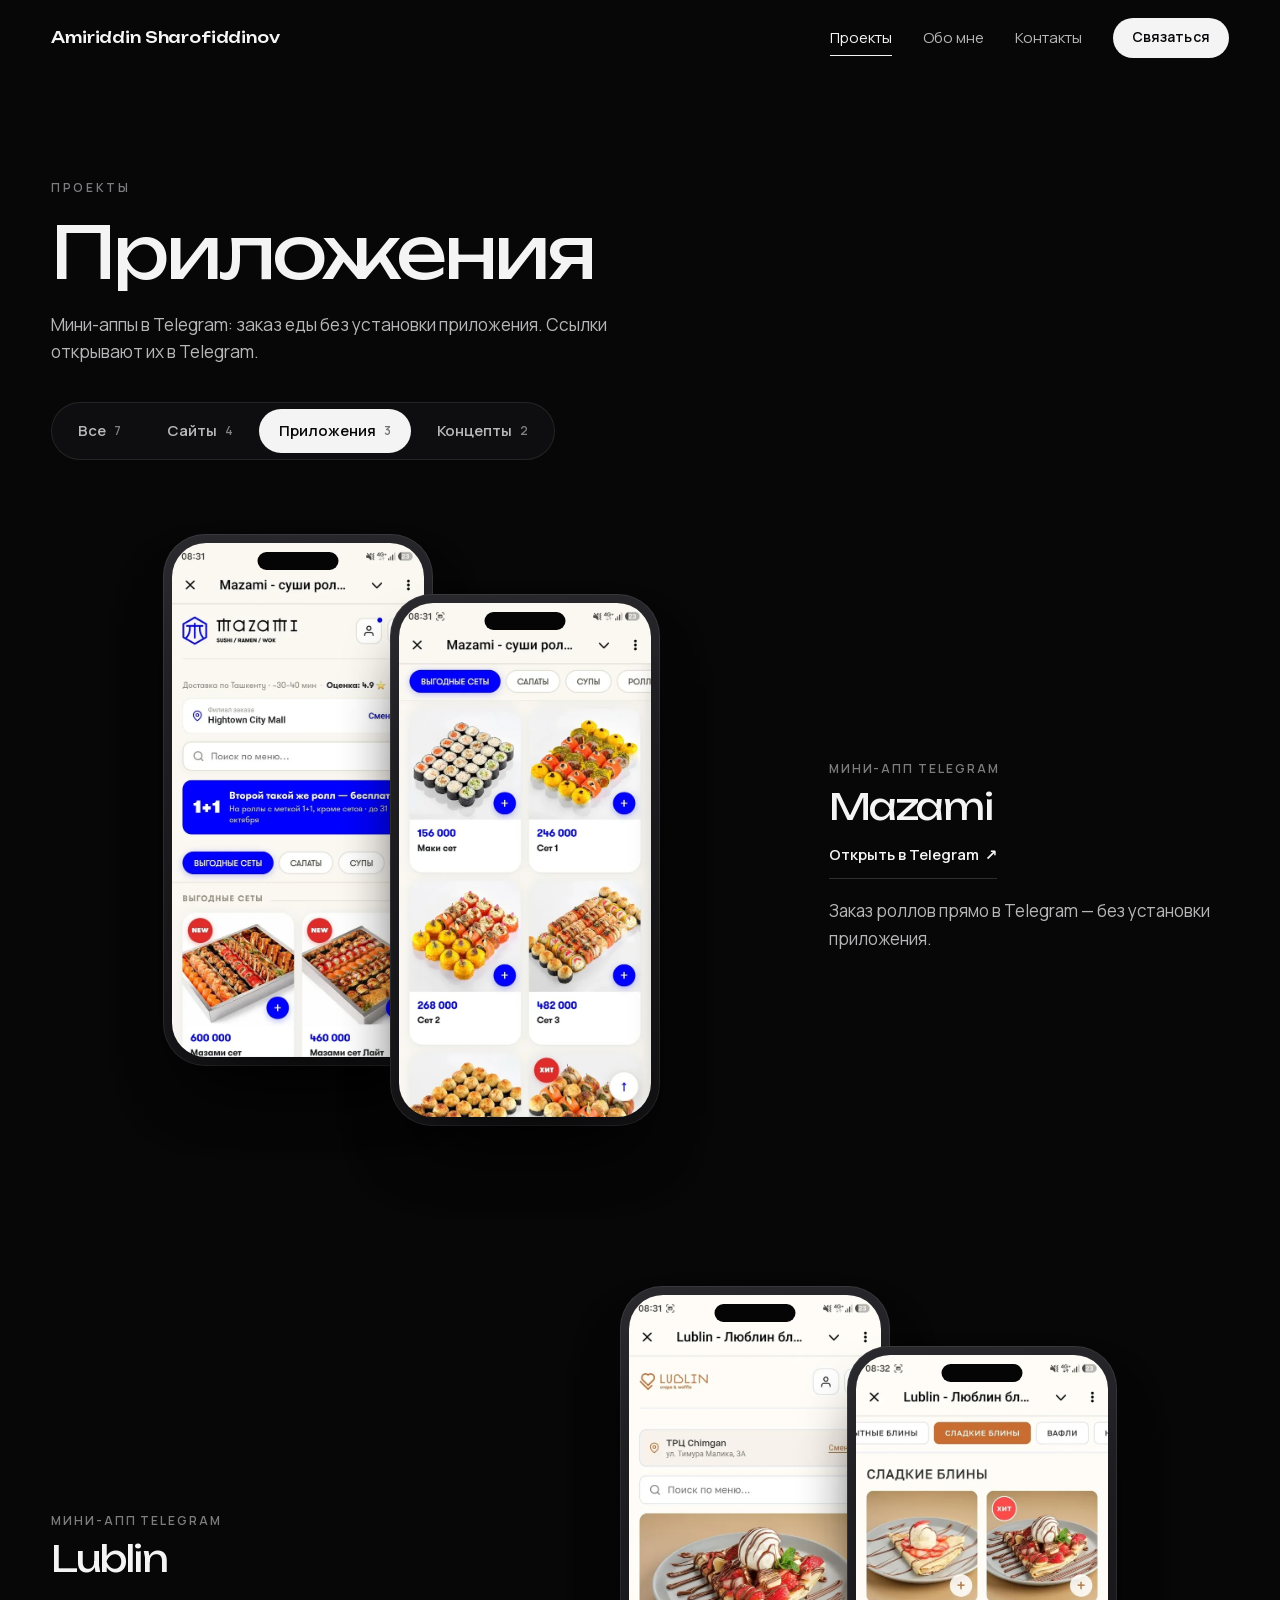
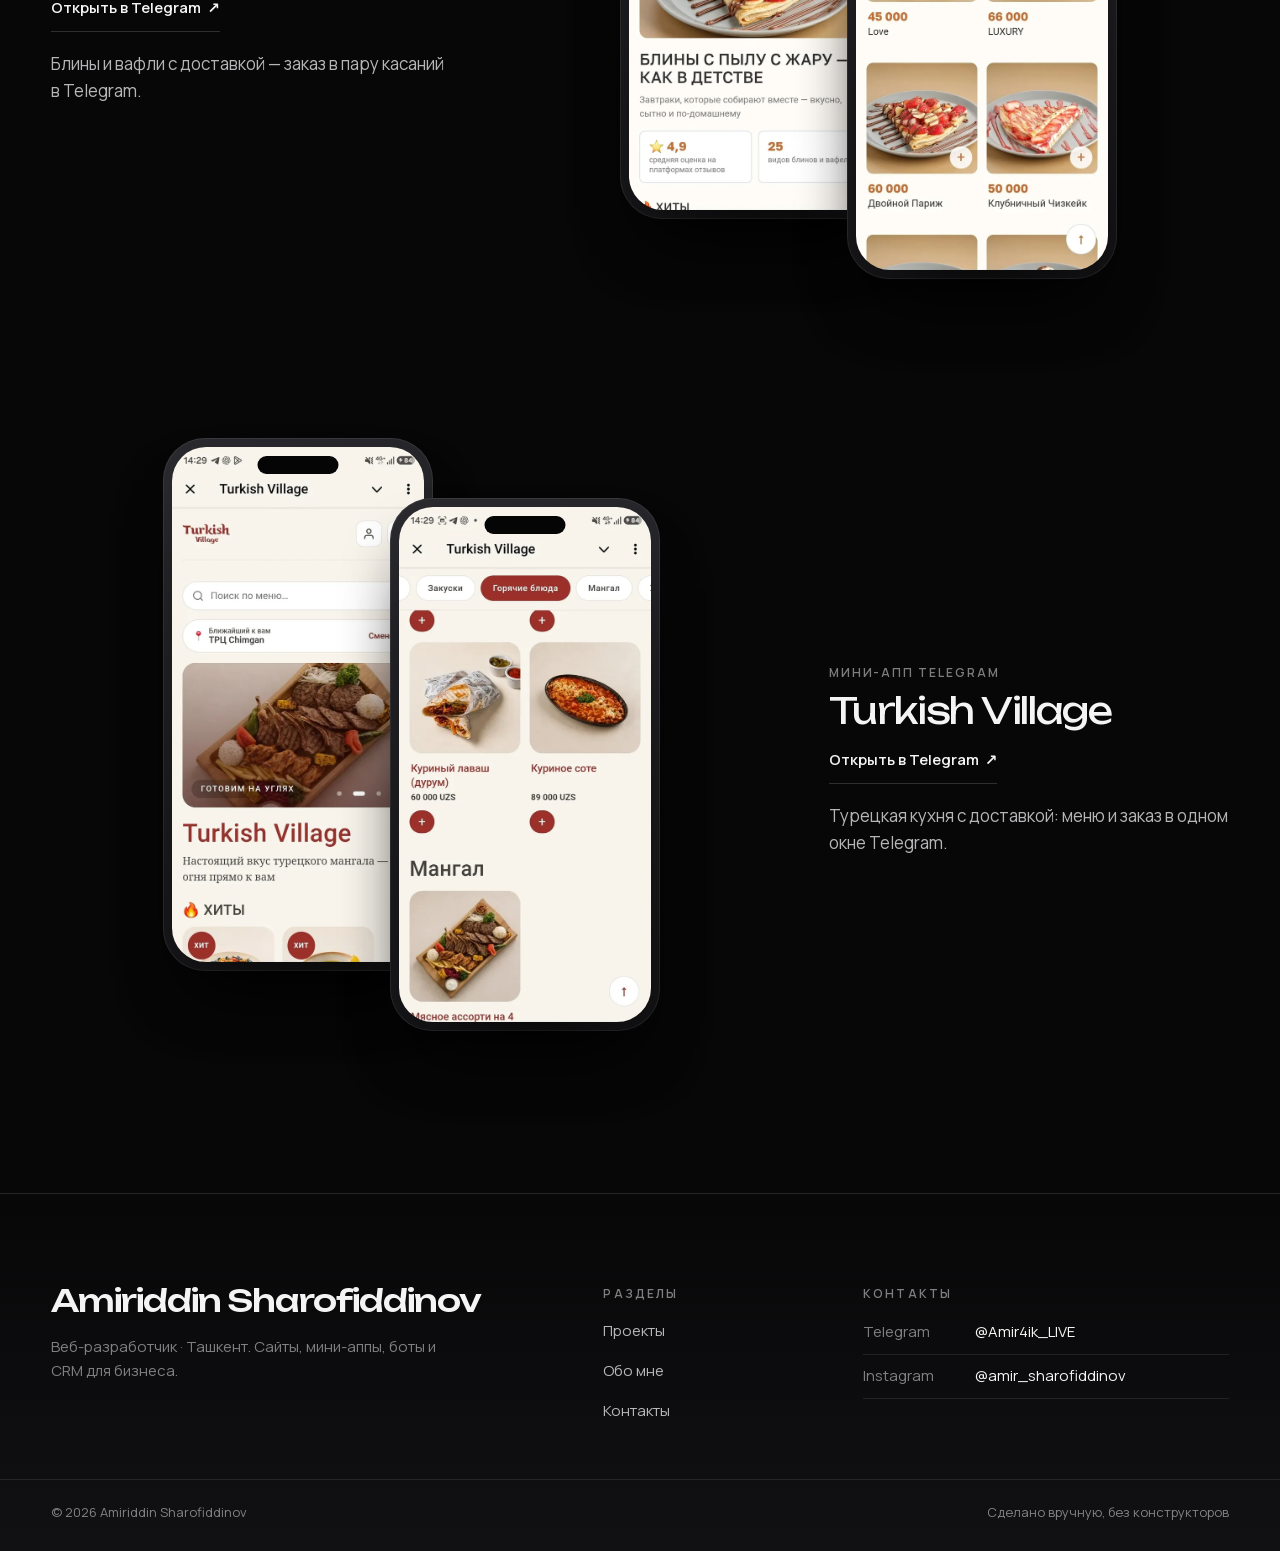
<file: projects/apps/index.html>
<!DOCTYPE html><html lang="ru" class="t7sVdG_variable hdYSwG_variable"><head><meta charSet="utf-8"/><meta name="viewport" content="width=device-width, initial-scale=1"/><link rel="preload" href="/_next/static/media/4e1c87b7aa9e2f2f-s.p.3o02-8iknf6dl.woff2" as="font" crossorigin="" type="font/woff2"/><link rel="preload" href="/_next/static/media/a343f882a40d2cc9-s.p.0p-wng2nn8o-p.woff2" as="font" crossorigin="" type="font/woff2"/><link rel="preload" href="/_next/static/media/b59689b1142d37ce-s.p.1bk8_xp319hr4.woff2" as="font" crossorigin="" type="font/woff2"/><link rel="preload" href="/_next/static/media/d3fe2f289711ac3f-s.p.2v2sz4qlut9s1.woff2" as="font" crossorigin="" type="font/woff2"/><link rel="stylesheet" href="/_next/static/chunks/0s82jh16yvixo.css" data-precedence="next"/><link rel="preload" as="script" fetchPriority="low" href="/_next/static/chunks/1x6obpmlu1_c2.js"/><script src="/_next/static/chunks/2r4s4h5xul1n-.js" async=""></script><script src="/_next/static/chunks/2khxl0v1q4i6n.js" async=""></script><script src="/_next/static/chunks/1kb4dcqdypxx7.js" async=""></script><script src="/_next/static/chunks/turbopack-3-ry682tkyiqk.js" async=""></script><script src="/_next/static/chunks/0umf92h1sb77c.js" async=""></script><script src="/_next/static/chunks/2ol_wr3q3f4i1.js" async=""></script><script src="/_next/static/chunks/3eg03kx7epbtp.js" async=""></script><meta name="theme-color" content="#070708"/><title>Приложения — Amiriddin Sharofiddinov</title><meta name="description" content="Мини-аппы в Telegram для заказа еды: Mazami, Lublin и Turkish Village."/><meta name="robots" content="noindex, nofollow"/><meta name="color-scheme" content="only dark"/><meta property="og:title" content="Amiriddin Sharofiddinov — сайты, мини-аппы, боты и CRM"/><meta property="og:description" content="Делаю сайты, Telegram мини-аппы, ботов и системы заказов для бизнеса в Ташкенте."/><meta property="og:site_name" content="Amiriddin Sharofiddinov"/><meta property="og:locale" content="ru_RU"/><meta property="og:image" content="https://amir4iklive.github.io/og.jpg"/><meta property="og:image:width" content="1200"/><meta property="og:image:height" content="630"/><meta property="og:image:alt" content="Amiriddin Sharofiddinov — сайты, мини-аппы, боты и CRM"/><meta property="og:type" content="website"/><meta name="twitter:card" content="summary_large_image"/><meta name="twitter:title" content="Amiriddin Sharofiddinov — сайты, мини-аппы, боты и CRM"/><meta name="twitter:description" content="Делаю сайты, Telegram мини-аппы, ботов и системы заказов для бизнеса в Ташкенте."/><meta name="twitter:image" content="https://amir4iklive.github.io/og.jpg"/><link rel="icon" href="/favicon.ico?favicon.1y26ri8yu77g-.ico" sizes="64x64" type="image/x-icon"/><link rel="icon" href="/icon.svg?icon.0d6d65uo4bvgk.svg" sizes="any" type="image/svg+xml"/><meta name="next-size-adjust" content=""/><script src="/_next/static/chunks/0cz1d0mv5g_q7.js" noModule=""></script></head><body><div hidden=""><!--$--><!--/$--></div><script>document.documentElement.classList.add('js')</script><a class="skip" href="#main">Перейти к содержанию</a><header class="top"><a class="top__logo" href="/">Amiriddin Sharofiddinov</a><nav class="top__nav" aria-label="Разделы"><a class="top__home" href="/">Главная</a><a class="is-on" aria-current="page" href="/projects/">Проекты</a><a class="" href="/about/">Обо мне</a><a class="" href="/contacts/">Контакты</a><a class="btn btn--light btn--sm top__cta" href="/contacts/">Связаться</a><div class="top__social"><a href="https://t.me/Amir4ik_LIVE" target="_blank" rel="noreferrer">Telegram<!-- --> ↗</a><a href="https://instagram.com/amir_sharofiddinov" target="_blank" rel="noreferrer">Instagram<!-- --> ↗</a></div></nav><button type="button" class="top__burger" aria-expanded="false" aria-label="Открыть меню"><i aria-hidden="true"></i></button></header><main id="main"><section class="phead"><p class="eyebrow" data-reveal="true">Проекты</p><h1 class="phead__title" data-reveal="true" style="--d:0.05s">Приложения</h1><p class="phead__lead" data-reveal="true" style="--d:0.1s">Мини-аппы в Telegram: заказ еды без установки приложения. Ссылки открывают их в Telegram.</p><nav class="tabs" aria-label="Раздел проектов" data-reveal="true" style="--d:0.15s"><a class="" href="/projects/">Все<!-- --> <span>7</span></a><a class="" href="/projects/sites/">Сайты<!-- --> <span>4</span></a><a class="is-on" aria-current="page" href="/projects/apps/">Приложения<!-- --> <span>3</span></a><a class="" href="/projects/concepts/">Концепты<!-- --> <span>2</span></a></nav></section><section class="pgroup"><div class="prows"><article class="prow prow--app"><div class="prow__media" data-reveal="true"><div class="phones" role="img" aria-label="Мини-апп Mazami: первый экран и меню"><div class="phone"><div class="shot " style="aspect-ratio:720 / 1470"><img src="/shots/mazami-app-hero.webp" alt="Mazami: первый экран" loading="lazy" decoding="async"/></div></div><div class="phone phone--2"><div class="shot " style="aspect-ratio:720 / 1470"><img src="/shots/mazami-app-menu.webp" alt="Mazami: меню" loading="lazy" decoding="async"/></div></div></div></div><div class="prow__text" data-reveal="true" style="--d:0.08s"><p class="prow__tag">Мини-апп Telegram</p><h3 class="prow__brand">Mazami</h3><a class="prow__link" href="https://t.me/mazamiuzbot" target="_blank" rel="noreferrer">Открыть в Telegram<!-- --> <span aria-hidden="true">↗</span></a><p class="prow__about">Заказ роллов прямо в Telegram — без установки приложения.</p></div></article><article class="prow prow--app prow--flip"><div class="prow__media" data-reveal="true"><div class="phones" role="img" aria-label="Мини-апп Lublin: первый экран и меню"><div class="phone"><div class="shot " style="aspect-ratio:720 / 1470"><img src="/shots/lublin-app-hero.webp" alt="Lublin: первый экран" loading="lazy" decoding="async"/></div></div><div class="phone phone--2"><div class="shot " style="aspect-ratio:720 / 1470"><img src="/shots/lublin-app-menu.webp" alt="Lublin: меню" loading="lazy" decoding="async"/></div></div></div></div><div class="prow__text" data-reveal="true" style="--d:0.08s"><p class="prow__tag">Мини-апп Telegram</p><h3 class="prow__brand">Lublin</h3><a class="prow__link" href="https://t.me/lublinuzbot" target="_blank" rel="noreferrer">Открыть в Telegram<!-- --> <span aria-hidden="true">↗</span></a><p class="prow__about">Блины и вафли с доставкой — заказ в пару касаний в Telegram.</p></div></article><article class="prow prow--app"><div class="prow__media" data-reveal="true"><div class="phones" role="img" aria-label="Мини-апп Turkish Village: первый экран и меню"><div class="phone"><div class="shot " style="aspect-ratio:720 / 1470"><img src="/shots/turkish-app-hero.webp" alt="Turkish Village: первый экран" loading="lazy" decoding="async"/></div></div><div class="phone phone--2"><div class="shot " style="aspect-ratio:720 / 1470"><img src="/shots/turkish-app-menu.webp" alt="Turkish Village: меню" loading="lazy" decoding="async"/></div></div></div></div><div class="prow__text" data-reveal="true" style="--d:0.08s"><p class="prow__tag">Мини-апп Telegram</p><h3 class="prow__brand">Turkish Village</h3><a class="prow__link" href="https://t.me/turkishuzbot" target="_blank" rel="noreferrer">Открыть в Telegram<!-- --> <span aria-hidden="true">↗</span></a><p class="prow__about">Турецкая кухня с доставкой: меню и заказ в одном окне Telegram.</p></div></article></div></section><!--$--><!--/$--></main><footer class="foot"><div class="foot__inner"><div class="foot__brand"><a class="foot__name" href="/">Amiriddin Sharofiddinov</a><p class="foot__line">Веб-разработчик<!-- --> · <!-- -->Ташкент<!-- -->. Сайты, мини-аппы, боты и CRM для бизнеса.</p></div><nav class="foot__col" aria-label="Разделы"><p class="foot__head">Разделы</p><a href="/projects/">Проекты</a><a href="/about/">Обо мне</a><a href="/contacts/">Контакты</a></nav><div class="foot__col"><p class="foot__head">Контакты</p><p class="foot__contact"><span>Telegram</span><a class="contact-value" href="https://t.me/Amir4ik_LIVE" target="_blank" rel="noreferrer">@Amir4ik_LIVE</a></p><p class="foot__contact"><span>Instagram</span><a class="contact-value" href="https://instagram.com/amir_sharofiddinov" target="_blank" rel="noreferrer">@amir_sharofiddinov</a></p></div></div><div class="foot__bottom"><span>© <!-- -->2026<!-- --> <!-- -->Amiriddin Sharofiddinov</span><span>Сделано вручную, без конструкторов</span></div></footer><script id="_R_">(globalThis["TURBOPACK"] || (globalThis["TURBOPACK"] = [])).push({"otherChunks":["static/chunks/1x6obpmlu1_c2.js","static/chunks/2r4s4h5xul1n-.js","static/chunks/2khxl0v1q4i6n.js","static/chunks/1kb4dcqdypxx7.js"],"runtimeModuleIds":[94553]});</script><script src="/_next/static/chunks/1x6obpmlu1_c2.js" async=""></script><script>(self.__next_f=self.__next_f||[]).push([0])</script><script>self.__next_f.push([1,"1:\"$Sreact.fragment\"\n2:\"/_next/static/chunks/0umf92h1sb77c.js\"\n3:\"/_next/static/chunks/2ol_wr3q3f4i1.js\"\n4:I[2971,[\"$2\",\"$3\"],\"default\"]\n5:I[39756,[\"$2\",\"$3\"],\"default\"]\n6:I[37457,[\"$2\",\"$3\"],\"default\"]\n7:\"/_next/static/chunks/3eg03kx7epbtp.js\"\n8:I[22016,[\"$2\",\"$3\",\"$7\"],\"\"]\n9:I[91563,[\"$2\",\"$3\"],\"default\"]\ne:I[90799,[\"$2\",\"$3\",\"$7\"],\"default\"]\n13:\"ViewportBoundary\"\n14:I[97367,[\"$2\",\"$3\"],\"$13\"]\n16:\"MetadataBoundary\"\n17:I[97367,[\"$2\",\"$3\"],\"$16\"]\n18:\"$Sreact.suspense\"\n1a:I[68027,[\"$2\",\"$3\"],\"default\",1]\n:HL[\"/_next/static/chunks/0s82jh16yvixo.css\",\"style\"]\n:HL[\"/_next/static/media/4e1c87b7aa9e2f2f-s.p.3o02-8iknf6dl.woff2\",\"font\",{\"crossOrigin\":\"\",\"type\":\"font/woff2\"}]\n:HL[\"/_next/static/media/a343f882a40d2cc9-s.p.0p-wng2nn8o-p.woff2\",\"font\",{\"crossOrigin\":\"\",\"type\":\"font/woff2\"}]\n:HL[\"/_next/static/media/b59689b1142d37ce-s.p.1bk8_xp319hr4.woff2\",\"font\",{\"crossOrigin\":\"\",\"type\":\"font/woff2\"}]\n:HL[\"/_next/static/media/d3fe2f289711ac3f-s.p.2v2sz4qlut9s1.woff2\",\"font\",{\"crossOrigin\":\"\",\"type\":\"font/woff2\"}]\nb:X\nd:[[\"children\",{\"s\":\"__PAGE__\",\"h\":512,\"d\":{\"r\":[\"$\",\"$1\",\"c\",{\"children\":[[[\"$\",\"section\",null,{\"className\":\"phead\",\"children\":[[\"$\",\"p\",null,{\"className\":\"eyebrow\",\"data-reveal\":true,\"children\":\"Проекты\"}],[\"$\",\"h1\",null,{\"className\":\"phead__title\",\"data-reveal\":true,\"style\":{\"--d\":\"0.05s\"},\"children\":\"Приложения\"}],[\"$\",\"p\",null,{\"className\":\"phead__lead\",\"data-reveal\":true,\"style\":{\"--d\":\"0.1s\"},\"children\":\"Мини-аппы в Telegram: заказ еды без установки приложения. Ссылки открывают их в Telegram.\"}],[\"$\",\"$Le\",null,{\"className\":\"tabs\",\"aria-label\":\"Раздел проектов\",\"data-reveal\":true,\"style\":{\"--d\":\"0.15s\"},\"children\":[[\"$\",\"$L8\",\"/projects\",{\"href\":\"/projects\",\"className\":\"\",\"aria-current\":\"$undefined\",\"children\":[\"Все\",\" \",[\"$\",\"span\",null,{\"children\":7}]]}],[\"$\",\"$L8\",\"/projects/sites\",{\"href\":\"/projects/sites\",\"className\":\"\",\"aria-current\":\"$undefined\",\"children\":[\"Сайты\",\" \",[\"$\",\"span\",null,{\"children\":4}]]}],[\"$\",\"$L8\",\"/projects/apps\",{\"href\":\"/projects/apps\",\"className\":\"is-on\",\"aria-current\":\"page\",\"children\":[\"Приложения\",\" \",[\"$\",\"span\",null,{\"children\":3}]]}],[\"$\",\"$L8\",\"/projects/concepts\",{\"href\":\"/projects/concepts\",\"className\":\"\",\"aria-current\":\"$undefined\",\"children\":[\"Концепты\",\" \",\"$Lf\"]}]]}]]}],[\"$L10\"]],[\"$L11\"],\"$L12\"]}],\"p\":false,\"v\":null}}]]\nc:[[\"children\",{\"s\":\"apps\",\"h\":512,\"d\":{\"r\":[\"$\",\"$1\",\"c\",{\"children\":[null,[\"$\",\"$L5\",null,{\"parallelRouterKey\":\"children\",\"error\":\"$undefined\",\"errorStyles\":\"$undefined\",\"errorScripts\":\"$undefined\",\"template\":[\"$\",\"$L6\",null,{}],\"templateStyles\":\"$undefined\",\"templateScripts\":\"$undefined\",\"notFound\":\"$undefined\",\"forbidden\":\"$undefined\",\"unauthorized\":\"$undefined\"}]]}],\"p\":false,\"v\":\"$b\"},\"c\":\"$Qd\"}]]\na:[[\"children\",{\"s\":\"projects\",\"h\":512,\"d\":{\"r\":[\"$\",\"$1\",\"c\",{\"children\":[null,[\"$\",\"$L5\",null,{\"parallelRouterKey\":\"children\",\"error\":\"$undefined\",\"errorStyles\":\"$undefined\",\"errorScripts\":\"$undefined\",\"template\":[\"$\",\"$L6\",null,{}],\"templateStyles\":\"$undefined\",\"templateScripts\":\"$undefined\",\"notFound\":\"$undefined\",\"forbidden\":\"$undefined\",\"unauthorized\":\"$undefined\"}]]}],\"p\":false,\"v\":\"$b\"},\"c\":\"$Qc\"}]]\n0:{\"P\":null,\"c\":[\"\",\"projects\",\"apps\",\"\"],\"q\":\"\",\"i\":false,\"t\":{\"t\":{\"s\":\"\",\"h\":528,\"d\":{\"r\":[\"$\",\"$1\",\"c\",{\"children\":[[[\"$\",\"link\",\"0\",{\"rel\":\"stylesheet\",\"href\":\"/_next/static/chunks/0s82jh16yvixo.css\",\"precedence\":\"next\",\"crossOrigin\":\"$undefined\",\"nonce\":\"$undefined\"}],[\"$\",\"script\",\"script-0\",{\"src\":\"/_next/static/chunks/0umf92h1sb77c.js\",\"async\":true,\"nonce\":\"$undefined\"}],[\"$\",\"script\",\"script-1\",{\"src\":\"/_next/static/chunks/2ol_wr3q3f4i1.js\",\"async\":true,\"nonce\":\"$undefined\"}]],[\"$\",\"html\",null,{\"lang\":\"ru\",\"className\":\"t7sVdG_variable hdYSwG_variable\",\"suppressHydrationWarning\":true,\"children\":[\"$\",\"body\",null,{\"children\":[[\"$\",\"script\",null,{\"dangerouslySetInnerHTML\":{\"__html\":\"document.documentElement.classList.add('js')\"}}],[\"$\",\"a\",null,{\"className\":\"skip\",\"href\":\"#main\",\"children\":\"Перейти к содержанию\"}],[\"$\",\"$L4\",null,{}],[\"$\",\"main\",null,{\"id\":\"main\",\"children\":[\"$\",\"$L5\",null,{\"parallelRouterKey\":\"children\",\"error\":\"$undefined\",\"errorStyles\":\"$undefined\",\"errorScripts\":\"$undefined\",\"template\":[\"$\",\"$L6\",null,{}],\"templateStyles\":\"$undefined\",\"templateScripts\":\"$undefined\",\"notFound\":[[\"$\",\"section\",null,{\"className\":\"phead nf\",\"children\":[[\"$\",\"p\",null,{\"className\":\"eyebrow\",\"children\":\"Ошибка 404\"}],[\"$\",\"h1\",null,{\"className\":\"phead__title\",\"children\":\"Такой страницы нет\"}],[\"$\",\"p\",null,{\"className\":\"phead__lead\",\"children\":\"Возможно, ссылка устарела или в адресе опечатка. Начните с главной или посмотрите проекты.\"}],[\"$\",\"div\",null,{\"className\":\"hero__actions\",\"children\":[[\"$\",\"$L8\",null,{\"className\":\"btn btn--light\",\"href\":\"/\",\"children\":\"На главную\"}],[\"$\",\"$L8\",null,{\"className\":\"btn btn--ghost\",\"href\":\"/projects\",\"children\":\"Проекты\"}]]}]]}],[]],\"forbidden\":\"$undefined\",\"unauthorized\":\"$undefined\"}]}],[\"$\",\"footer\",null,{\"className\":\"foot\",\"children\":[[\"$\",\"div\",null,{\"className\":\"foot__inner\",\"children\":[[\"$\",\"div\",null,{\"className\":\"foot__brand\",\"children\":[[\"$\",\"$L8\",null,{\"href\":\"/\",\"className\":\"foot__name\",\"children\":\"Amiriddin Sharofiddinov\"}],[\"$\",\"p\",null,{\"className\":\"foot__line\",\"children\":[\"Веб-разработчик\",\" · \",\"Ташкент\",\". Сайты, мини-аппы, боты и CRM для бизнеса.\"]}]]}],[\"$\",\"nav\",null,{\"className\":\"foot__col\",\"aria-label\":\"Разделы\",\"children\":[[\"$\",\"p\",null,{\"className\":\"foot__head\",\"children\":\"Разделы\"}],[[\"$\",\"$L8\",\"/projects\",{\"href\":\"/projects\",\"children\":\"Проекты\"}],[\"$\",\"$L8\",\"/about\",{\"href\":\"/about\",\"children\":\"Обо мне\"}],[\"$\",\"$L8\",\"/contacts\",{\"href\":\"/contacts\",\"children\":\"Контакты\"}]]]}],[\"$\",\"div\",null,{\"className\":\"foot__col\",\"children\":[[\"$\",\"p\",null,{\"className\":\"foot__head\",\"children\":\"Контакты\"}],[[\"$\",\"p\",\"telegram\",{\"className\":\"foot__contact\",\"children\":[[\"$\",\"span\",null,{\"children\":\"Telegram\"}],[\"$\",\"a\",null,{\"className\":\"contact-value\",\"href\":\"https://t.me/Amir4ik_LIVE\",\"target\":\"_blank\",\"rel\":\"noreferrer\",\"children\":\"@Amir4ik_LIVE\"}]]}],[\"$\",\"p\",\"instagram\",{\"className\":\"foot__contact\",\"children\":[[\"$\",\"span\",null,{\"children\":\"Instagram\"}],[\"$\",\"a\",null,{\"className\":\"contact-value\",\"href\":\"https://instagram.com/amir_sharofiddinov\",\"target\":\"_blank\",\"rel\":\"noreferrer\",\"children\":\"@amir_sharofiddinov\"}]]}]]]}]]}],[\"$\",\"div\",null,{\"className\":\"foot__bottom\",\"children\":[[\"$\",\"span\",null,{\"children\":[\"© \",2026,\" \",\"Amiriddin Sharofiddinov\"]}],[\"$\",\"span\",null,{\"children\":\"Сделано вручную, без конструкторов\"}]]}]]}],[\"$\",\"$L9\",null,{}]]}]}]]}],\"p\":false,\"v\":null},\"c\":\"$Qa\"},\"h\":{\"r\":[\"$\",\"$1\",\"h\",{\"children\":[null,[\"$\",\"$L14\",null,{\"children\":\"$L15\"}],[\"$\",\"$L17\",null,{\"children\":[[\"$\",\"div\",null,{\"hidden\":true,\"children\":[\"$\",\"$18\",null,{\"name\":\"Next.Metadata\",\"children\":\"$L19\"}]}],null]}],[\"$\",\"meta\",null,{\"name\":\"next-size-adjust\",\"content\":\"\"}]]}],\"p\":false,\"v\":null}},\"m\":\"$undefined\",\"G\":[\"$1a\",[[\"$\",\"link\",\"0\",{\"rel\":\"stylesheet\",\"href\":\"/_next/static/chunks/0s82jh16yvixo.css\",\"precedence\":\"next\",\"crossOrigin\":\"$undefined\",\"nonce\":\"$undefined\"}]]],\"S\":true,\"r\":\"$undefined\",\"s\":\"$undefined\",\"a\":\"$undefined\",\"l\":\"$undefined\",\"p\":\"$undefined\",\"d\":\"$undefined\",\"b\":\"O921_ZmAZaTmbzYtUHk78\"}\n1b:I[97367,[\"$2\",\"$3\"],\"OutletBoundary\"]\nb:C\nf:[\"$\",\"span\",null,{\"children\":2}]\n10:[\"$\",\"section\",\"app\",{\"className\":\"pgroup\",\"children\":[false,[\"$\",\"div\",null,{\"className\":\"prows\",\"children\":[[\"$\",\"article\",\"mazami-app\",{\"className\":\"prow prow--app\",\"children\":[[\"$\",\"div\",null,{\"className\":\"prow__media\",\"data-reveal\":true,\"children\":[\"$\",\"div\",null,{\"className\":\"phones\",\"role\":\"img\",\"aria-label\":\"Мини-апп Mazami: первый экран и меню\",\"children\":[[\"$\",\"div\",null,{\"className\":\"phone\",\"children\":[\"$\",\"div\",null,{\"className\":\"shot \",\"style\":{\"aspectRatio\":\"720 / 1470\"},\"children\":[\"$\",\"img\",null,{\"src\":\"/shots/mazami-app-hero.webp\",\"alt\":\"Mazami: первый экран\",\"loading\":\"lazy\",\"decoding\":\"async\"}]}]}],[\"$\",\"div\",null,{\"className\":\"phone phone--2\",\"children\":[\"$\",\"div\",null,{\"className\":\"shot \",\"style\":{\"aspectRatio\":\"720 / 1470\"},\"children\":[\"$\",\"img\",null,{\"src\":\"/shots/mazami-app-menu.webp\",\"alt\":\"Mazami: меню\",\"loading\":\"lazy\",\"decoding\":\"async\"}]}]}]]}]}],[\"$\",\"div\",null,{\"className\":\"prow__text\",\"data-reveal\":true,\"style\":{\"--d\":\"0.08s\"},\"children\":[[\"$\",\"p\",null,{\"className\":\"prow__tag\",\"children\":\"Мини-апп Telegram\"}],[\"$\",\"h3\",null,{\"className\":\"prow__brand\",\"children\":\"Mazami\"}],[\"$\",\"a\",null,{\"className\":\"prow__link\",\"href\":\"https://t.me/mazamiuzbot\",\"target\":\"_blank\",\"rel\":\"noreferrer\",\"children\":[\"Открыть в Telegram\",\" \",[\"$\",\"span\",null,{\"aria-hidden\":\"true\",\"children\":\"↗\"}]]}],[\"$\",\"p\",null,{\"className\":\"prow__about\",\"children\":\"Заказ роллов прямо в Telegram — без установки приложения.\"}]]}]]}],[\"$\",\"article\",\"lublin-app\",{\"className\":\"prow prow--app prow--flip\",\"children\":[[\"$\",\"div\",null,{\"className\":\"prow__media\",\"data-reveal\":true,\"children\":[\"$\",\"div\",null,{\"className\":\"phones\",\"role\":\"img\",\"aria-label\":\"Мини-апп Lublin: первый экран и меню\",\"children\":[[\"$\",\"div\",null,{\"className\":\"phone\",\"children\":[\"$\",\"div\",null,{\"className\":\"shot \",\"style\":{\"aspectRatio\":\"720 / 1470\"},\"children\":[\"$\",\"img\",null,{\"src\":\"/shots/lublin-app-hero.webp\",\"alt\":\"Lublin: первый экран\",\"loading\":\"lazy\",\"decoding\":\"async\"}]}]}],[\"$\",\"div\",null,{\"className\":\"phone phone--2\",\"children\":[\"$\",\"div\",null,{\"className\":\"shot \",\"style\":{\"aspectRatio\":\"720 / 1470\"},\"children\":[\"$\",\"img\",null,{\"src\":\"/shots/lublin-app-menu.webp\",\"alt\":\"Lublin: меню\",\"loading\":\"lazy\",\"decoding\":\"async\"}]}]}]]}]}],[\"$\",\"div\",null,{\"className\":\"prow__text\",\"data-reveal\":true,\"style\":{\"--d\":\"0.08s\"},\"children\":[[\"$\",\"p\",null,{\"className\":\"prow__tag\",\"children\":\"Мини-апп Telegram\"}],[\"$\",\"h3\",null,{\"className\":\"prow__brand\",\"children\":\"Lublin\"}],[\"$\",\"a\",null,{\"className\":\"prow__link\",\"href\":\"https://t.me/lublinuzbot\",\"target\":\"_blank\",\"rel\":\"noreferrer\",\"children\":[\"Открыть в Telegram\",\" \",[\"$\",\"span\",null,{\"aria-hidden\":\"true\",\"children\":\"↗\"}]]}],[\"$\",\"p\",null,{\"className\":\"prow__about\",\"children\":\"Блины и вафли с доставкой — заказ в пару касаний в Telegram.\"}]]}]]}],[\"$\",\"article\",\"turkish-app\",{\"className\":\"prow prow--app\",\"children\":[[\"$\",\"div\",null,{\"className\":\"prow__media\",\"data-reveal\":true,\"children\":[\"$\",\"div\",null,{\"className\":\"phones\",\"role\":\"img\",\"aria-label\":\"Мини-апп Turkish Village: первый экран и меню\",\"children\":[[\"$\",\"div\",null,{\"className\":\"phone\",\"children\":[\"$\",\"div\",null,{\"className\":\"shot \",\"style\":{\"aspectRatio\":\"720 / 1470\"},\"children\":[\"$\",\"img\",null,{\"src\":\"/shots/turkish-app-hero.webp\",\"alt\":\"Turkish Village: первый экран\",\"loading\":\"lazy\",\"decoding\":\"async\"}]}]}],[\"$\",\"div\",null,{\"className\":\"phone phone--2\",\"children\":[\"$\",\"div\",null,{\"className\":\"shot \",\"style\":{\"aspectRatio\":\"720 / 1470\"},\"children\":[\"$\",\"img\",null,{\"src\":\"/shots/turkish-app-menu.webp\",\"alt\":\"Turkish Village: меню\",\"loading\":\"lazy\",\"decoding\":\"async\"}]}]}]]}]}],[\"$\",\"div\",null,{\"className\":\"prow__text\",\"data-reveal\":true,\"style\":{\"--d\":\"0.08s\"},\"children\":[[\"$\",\"p\",null,{\"className\":\"prow__tag\",\"children\":\"Мини-апп Telegram\"}],[\"$\",\"h3\",null,{\"className\":\"prow__brand\",\"children\":\"Turkish Village\"}],[\"$\",\"a\",null,{\"className\":\"prow__link\",\"href\":\"https://t.me/turkishuzbot\",\"target\":\"_blank\",\"rel\":\"noreferrer\",\"children\":[\"Открыть в Telegram\",\" \",[\"$\",\"span\",null,{\"aria-hidden\":\"true\",\"children\":\"↗\"}]]}],[\"$\",\"p\",null,{\"className\":\"prow__about\",\"children\":\"Турецкая кухня с доставкой: меню и заказ в одном окне Telegram.\"}]]}]]}]]}]]}]\n11:[\"$\",\"script\",\"script-0\",{\"src\":\"/_next/static/chunks/3eg03kx7epbtp.js\",\"async\":true,\"nonce\":\"$undefined\"}]\n12:[\"$\",\"$L1b\",null,{\"children\":[\"$\",\"$18\",null,{\"name\":\"Next.MetadataOutlet\",\"children\":\"$@1c\"}]}]\n15:[[\"$\",\"meta\",\"0\",{\"charSet\":\"utf-8\"}],[\"$\",\"meta\",\"1\",{\"name\":\"viewport\",\"content\":\"width=device-width, initial-scale=1\"}],[\"$\",\"meta\",\"2\",{\"name\":\"theme-color\",\"content\":\"#070708\"}]]\n1d:I[27201,[\"$2\",\"$3\"],\"IconMark\"]\n19:[[\"$\",\"title\",\"0\",{\"children\":\"Приложения — Amiriddin Sharofiddinov\"}],[\"$\",\"meta\",\"1\",{\"name\":\"description\",\"content\":\"Мини-аппы в Telegram для заказа еды: Mazami, Lublin и Turkish Village.\"}],[\"$\",\"meta\",\"2\",{\"name\":\"robots\",\"content\":\"noindex, nofollow\"}],[\"$\",\"meta\",\"3\",{\"name\":\"color-scheme\",\"content\":\"only dark\"}],[\"$\",\"meta\",\"4\",{\"property\":\"og:title\",\"content\":\"Amiriddin Sharofiddinov — сайты, мини-аппы, боты и CRM\"}],[\"$\",\"meta\",\"5\",{\"property\":\"og:description\",\"content\":\"Делаю сайты, Telegram мини-аппы, ботов и системы заказов для бизнеса в Ташкенте.\"}],[\"$\",\"meta\",\"6\",{\"property\":\"og:site_name\",\"content\":\"Amiriddin Sharofiddinov\"}],[\"$\",\"meta\",\"7\",{\"property\":\"og:locale\",\"content\":\"ru_RU\"}],[\"$\",\"meta\",\"8\",{\"property\":\"og:image\",\"content\":\"https://amir4iklive.github.io/og.jpg\"}],[\"$\",\"meta\",\"9\",{\"property\":\"og:image:width\",\"content\":\"1200\"}],[\"$\",\"meta\",\"10\",{\"property\":\"og:image:height\",\"content\":\"630\"}],[\"$\",\"meta\",\"11\",{\"property\":\"og:image:alt\",\"content\":\"Amiriddin Sharofiddinov — сайты, мини-аппы, боты и CRM\"}],[\"$\",\"meta\",\"12\",{\"property\":\"og:type\",\"content\":\"website\"}],[\"$\",\"meta\",\"13\",{\"name\":\"twitter:card\",\"content\":\"summary_large_image\"}],[\"$\",\"meta\",\"14\",{\"name\":\"twitter:title\",\"content\":\"Amiriddin Sharofiddinov — сайты, мини-аппы, боты и CRM\"}],[\"$\",\"meta\",\"15\",{\"name\":\"twitter:description\",\"content\":\"Делаю сайты, Telegram мини-аппы, ботов и системы заказов для бизнеса в Ташкенте.\"}],[\"$\",\"meta\",\"16\",{\"name\":\"twitter:image\",\"content\":\"https://amir4iklive.github.io/og.jpg\"}],[\"$\",\"link\",\"17\",{\"rel\":\"icon\",\"href\":\"/favicon.ico?favicon.1y26ri8yu77g-.ico\",\"sizes\":\"64x64\",\"type\":\"image/x-icon\"}],[\"$\",\"link\",\"18\",{\"rel\":\"icon\",\"href\":\"/icon.svg?icon.0d6d65uo4bvgk.svg\",\"sizes\":\"any\",\"type\":\"image/svg+xml\"}],[\"$\",\"$L1d\",\"19\",{}]]\n1c:null\n"])</script></body></html>
</file>
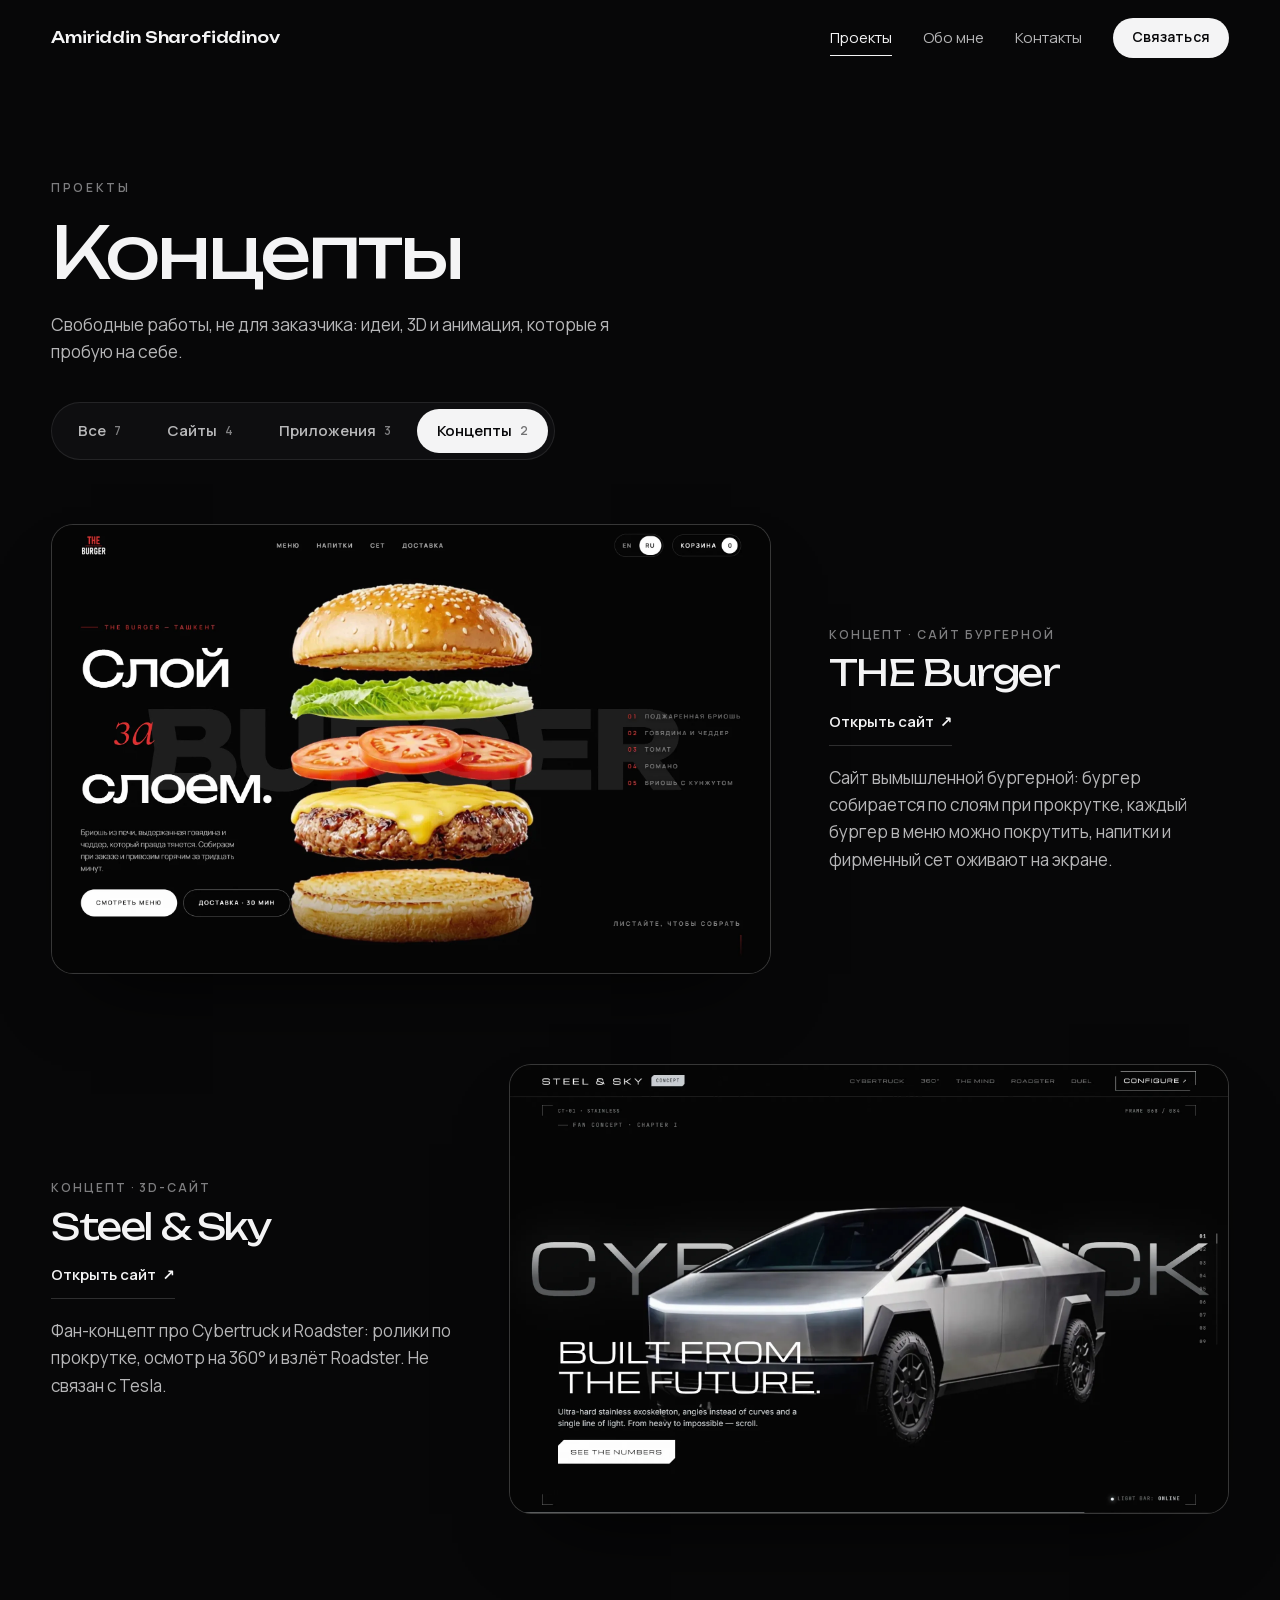
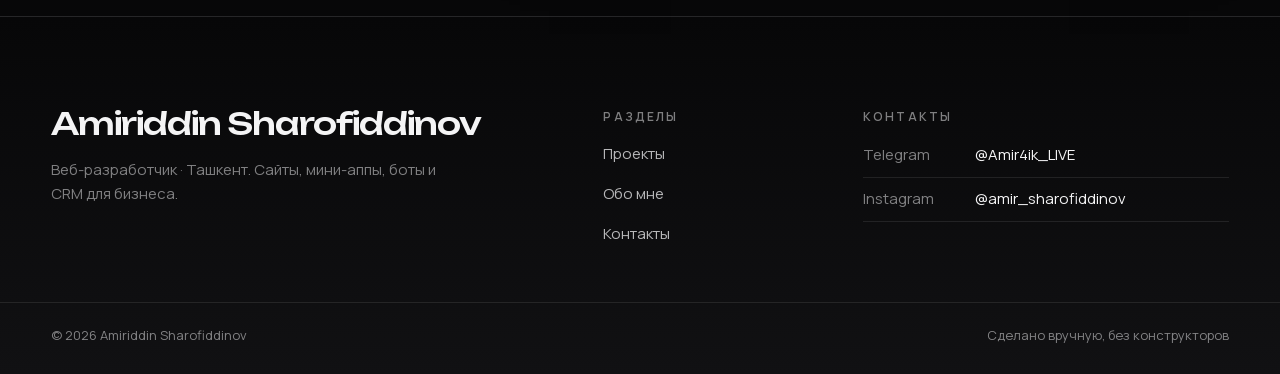
<file: projects/concepts/index.html>
<!DOCTYPE html><html lang="ru" class="t7sVdG_variable hdYSwG_variable"><head><meta charSet="utf-8"/><meta name="viewport" content="width=device-width, initial-scale=1"/><link rel="preload" href="/_next/static/media/4e1c87b7aa9e2f2f-s.p.3o02-8iknf6dl.woff2" as="font" crossorigin="" type="font/woff2"/><link rel="preload" href="/_next/static/media/a343f882a40d2cc9-s.p.0p-wng2nn8o-p.woff2" as="font" crossorigin="" type="font/woff2"/><link rel="preload" href="/_next/static/media/b59689b1142d37ce-s.p.1bk8_xp319hr4.woff2" as="font" crossorigin="" type="font/woff2"/><link rel="preload" href="/_next/static/media/d3fe2f289711ac3f-s.p.2v2sz4qlut9s1.woff2" as="font" crossorigin="" type="font/woff2"/><link rel="stylesheet" href="/_next/static/chunks/0s82jh16yvixo.css" data-precedence="next"/><link rel="preload" as="script" fetchPriority="low" href="/_next/static/chunks/1x6obpmlu1_c2.js"/><script src="/_next/static/chunks/2r4s4h5xul1n-.js" async=""></script><script src="/_next/static/chunks/2khxl0v1q4i6n.js" async=""></script><script src="/_next/static/chunks/1kb4dcqdypxx7.js" async=""></script><script src="/_next/static/chunks/turbopack-3-ry682tkyiqk.js" async=""></script><script src="/_next/static/chunks/0umf92h1sb77c.js" async=""></script><script src="/_next/static/chunks/2ol_wr3q3f4i1.js" async=""></script><script src="/_next/static/chunks/3eg03kx7epbtp.js" async=""></script><meta name="theme-color" content="#070708"/><title>Концепты — Amiriddin Sharofiddinov</title><meta name="description" content="Свободные работы: THE Burger — сайт вымышленной бургерной и Steel &amp; Sky — фан-концепт про Cybertruck и Roadster."/><meta name="robots" content="noindex, nofollow"/><meta name="color-scheme" content="only dark"/><meta property="og:title" content="Amiriddin Sharofiddinov — сайты, мини-аппы, боты и CRM"/><meta property="og:description" content="Делаю сайты, Telegram мини-аппы, ботов и системы заказов для бизнеса в Ташкенте."/><meta property="og:site_name" content="Amiriddin Sharofiddinov"/><meta property="og:locale" content="ru_RU"/><meta property="og:image" content="https://amir4iklive.github.io/og.jpg"/><meta property="og:image:width" content="1200"/><meta property="og:image:height" content="630"/><meta property="og:image:alt" content="Amiriddin Sharofiddinov — сайты, мини-аппы, боты и CRM"/><meta property="og:type" content="website"/><meta name="twitter:card" content="summary_large_image"/><meta name="twitter:title" content="Amiriddin Sharofiddinov — сайты, мини-аппы, боты и CRM"/><meta name="twitter:description" content="Делаю сайты, Telegram мини-аппы, ботов и системы заказов для бизнеса в Ташкенте."/><meta name="twitter:image" content="https://amir4iklive.github.io/og.jpg"/><link rel="icon" href="/favicon.ico?favicon.1y26ri8yu77g-.ico" sizes="64x64" type="image/x-icon"/><link rel="icon" href="/icon.svg?icon.0d6d65uo4bvgk.svg" sizes="any" type="image/svg+xml"/><meta name="next-size-adjust" content=""/><script src="/_next/static/chunks/0cz1d0mv5g_q7.js" noModule=""></script></head><body><div hidden=""><!--$--><!--/$--></div><script>document.documentElement.classList.add('js')</script><a class="skip" href="#main">Перейти к содержанию</a><header class="top"><a class="top__logo" href="/">Amiriddin Sharofiddinov</a><nav class="top__nav" aria-label="Разделы"><a class="top__home" href="/">Главная</a><a class="is-on" aria-current="page" href="/projects/">Проекты</a><a class="" href="/about/">Обо мне</a><a class="" href="/contacts/">Контакты</a><a class="btn btn--light btn--sm top__cta" href="/contacts/">Связаться</a><div class="top__social"><a href="https://t.me/Amir4ik_LIVE" target="_blank" rel="noreferrer">Telegram<!-- --> ↗</a><a href="https://instagram.com/amir_sharofiddinov" target="_blank" rel="noreferrer">Instagram<!-- --> ↗</a></div></nav><button type="button" class="top__burger" aria-expanded="false" aria-label="Открыть меню"><i aria-hidden="true"></i></button></header><main id="main"><section class="phead"><p class="eyebrow" data-reveal="true">Проекты</p><h1 class="phead__title" data-reveal="true" style="--d:0.05s">Концепты</h1><p class="phead__lead" data-reveal="true" style="--d:0.1s">Свободные работы, не для заказчика: идеи, 3D и анимация, которые я пробую на себе.</p><nav class="tabs" aria-label="Раздел проектов" data-reveal="true" style="--d:0.15s"><a class="" href="/projects/">Все<!-- --> <span>7</span></a><a class="" href="/projects/sites/">Сайты<!-- --> <span>4</span></a><a class="" href="/projects/apps/">Приложения<!-- --> <span>3</span></a><a class="is-on" aria-current="page" href="/projects/concepts/">Концепты<!-- --> <span>2</span></a></nav></section><section class="pgroup"><div class="prows"><article class="prow prow--concept"><div class="prow__media" data-reveal="true"><div class="shot " style="aspect-ratio:16 / 10"><img src="/shots/theburger-hero.webp" alt="THE Burger — главная" loading="lazy" decoding="async"/></div></div><div class="prow__text" data-reveal="true" style="--d:0.08s"><p class="prow__tag">Концепт · сайт бургерной</p><h3 class="prow__brand">THE Burger</h3><a class="prow__link" href="https://amir4iklive.github.io/the-burger/" target="_blank" rel="noreferrer">Открыть сайт<!-- --> <span aria-hidden="true">↗</span></a><p class="prow__about">Сайт вымышленной бургерной: бургер собирается по слоям при прокрутке, каждый бургер в меню можно покрутить, напитки и фирменный сет оживают на экране.</p></div></article><article class="prow prow--concept prow--flip"><div class="prow__media" data-reveal="true"><div class="shot " style="aspect-ratio:16 / 10"><img src="/shots/steelsky-hero.webp" alt="Steel &amp; Sky — первый экран" loading="lazy" decoding="async"/></div></div><div class="prow__text" data-reveal="true" style="--d:0.08s"><p class="prow__tag">Концепт · 3D-сайт</p><h3 class="prow__brand">Steel &amp; Sky</h3><a class="prow__link" href="https://amir4iklive.github.io/steel-and-sky/" target="_blank" rel="noreferrer">Открыть сайт<!-- --> <span aria-hidden="true">↗</span></a><p class="prow__about">Фан-концепт про Cybertruck и Roadster: ролики по прокрутке, осмотр на 360° и взлёт Roadster. Не связан с Tesla.</p></div></article></div></section><!--$--><!--/$--></main><footer class="foot"><div class="foot__inner"><div class="foot__brand"><a class="foot__name" href="/">Amiriddin Sharofiddinov</a><p class="foot__line">Веб-разработчик<!-- --> · <!-- -->Ташкент<!-- -->. Сайты, мини-аппы, боты и CRM для бизнеса.</p></div><nav class="foot__col" aria-label="Разделы"><p class="foot__head">Разделы</p><a href="/projects/">Проекты</a><a href="/about/">Обо мне</a><a href="/contacts/">Контакты</a></nav><div class="foot__col"><p class="foot__head">Контакты</p><p class="foot__contact"><span>Telegram</span><a class="contact-value" href="https://t.me/Amir4ik_LIVE" target="_blank" rel="noreferrer">@Amir4ik_LIVE</a></p><p class="foot__contact"><span>Instagram</span><a class="contact-value" href="https://instagram.com/amir_sharofiddinov" target="_blank" rel="noreferrer">@amir_sharofiddinov</a></p></div></div><div class="foot__bottom"><span>© <!-- -->2026<!-- --> <!-- -->Amiriddin Sharofiddinov</span><span>Сделано вручную, без конструкторов</span></div></footer><script id="_R_">(globalThis["TURBOPACK"] || (globalThis["TURBOPACK"] = [])).push({"otherChunks":["static/chunks/1x6obpmlu1_c2.js","static/chunks/2r4s4h5xul1n-.js","static/chunks/2khxl0v1q4i6n.js","static/chunks/1kb4dcqdypxx7.js"],"runtimeModuleIds":[94553]});</script><script src="/_next/static/chunks/1x6obpmlu1_c2.js" async=""></script><script>(self.__next_f=self.__next_f||[]).push([0])</script><script>self.__next_f.push([1,"1:\"$Sreact.fragment\"\n2:\"/_next/static/chunks/0umf92h1sb77c.js\"\n3:\"/_next/static/chunks/2ol_wr3q3f4i1.js\"\n4:I[2971,[\"$2\",\"$3\"],\"default\"]\n5:I[39756,[\"$2\",\"$3\"],\"default\"]\n6:I[37457,[\"$2\",\"$3\"],\"default\"]\n7:\"/_next/static/chunks/3eg03kx7epbtp.js\"\n8:I[22016,[\"$2\",\"$3\",\"$7\"],\"\"]\n9:I[91563,[\"$2\",\"$3\"],\"default\"]\ne:I[90799,[\"$2\",\"$3\",\"$7\"],\"default\"]\n13:\"ViewportBoundary\"\n14:I[97367,[\"$2\",\"$3\"],\"$13\"]\n16:\"MetadataBoundary\"\n17:I[97367,[\"$2\",\"$3\"],\"$16\"]\n18:\"$Sreact.suspense\"\n1a:I[68027,[\"$2\",\"$3\"],\"default\",1]\n:HL[\"/_next/static/chunks/0s82jh16yvixo.css\",\"style\"]\n:HL[\"/_next/static/media/4e1c87b7aa9e2f2f-s.p.3o02-8iknf6dl.woff2\",\"font\",{\"crossOrigin\":\"\",\"type\":\"font/woff2\"}]\n:HL[\"/_next/static/media/a343f882a40d2cc9-s.p.0p-wng2nn8o-p.woff2\",\"font\",{\"crossOrigin\":\"\",\"type\":\"font/woff2\"}]\n:HL[\"/_next/static/media/b59689b1142d37ce-s.p.1bk8_xp319hr4.woff2\",\"font\",{\"crossOrigin\":\"\",\"type\":\"font/woff2\"}]\n:HL[\"/_next/static/media/d3fe2f289711ac3f-s.p.2v2sz4qlut9s1.woff2\",\"font\",{\"crossOrigin\":\"\",\"type\":\"font/woff2\"}]\nb:X\nd:[[\"children\",{\"s\":\"__PAGE__\",\"h\":512,\"d\":{\"r\":[\"$\",\"$1\",\"c\",{\"children\":[[[\"$\",\"section\",null,{\"className\":\"phead\",\"children\":[[\"$\",\"p\",null,{\"className\":\"eyebrow\",\"data-reveal\":true,\"children\":\"Проекты\"}],[\"$\",\"h1\",null,{\"className\":\"phead__title\",\"data-reveal\":true,\"style\":{\"--d\":\"0.05s\"},\"children\":\"Концепты\"}],[\"$\",\"p\",null,{\"className\":\"phead__lead\",\"data-reveal\":true,\"style\":{\"--d\":\"0.1s\"},\"children\":\"Свободные работы, не для заказчика: идеи, 3D и анимация, которые я пробую на себе.\"}],[\"$\",\"$Le\",null,{\"className\":\"tabs\",\"aria-label\":\"Раздел проектов\",\"data-reveal\":true,\"style\":{\"--d\":\"0.15s\"},\"children\":[[\"$\",\"$L8\",\"/projects\",{\"href\":\"/projects\",\"className\":\"\",\"aria-current\":\"$undefined\",\"children\":[\"Все\",\" \",[\"$\",\"span\",null,{\"children\":7}]]}],[\"$\",\"$L8\",\"/projects/sites\",{\"href\":\"/projects/sites\",\"className\":\"\",\"aria-current\":\"$undefined\",\"children\":[\"Сайты\",\" \",[\"$\",\"span\",null,{\"children\":4}]]}],[\"$\",\"$L8\",\"/projects/apps\",{\"href\":\"/projects/apps\",\"className\":\"\",\"aria-current\":\"$undefined\",\"children\":[\"Приложения\",\" \",[\"$\",\"span\",null,{\"children\":3}]]}],[\"$\",\"$L8\",\"/projects/concepts\",{\"href\":\"/projects/concepts\",\"className\":\"is-on\",\"aria-current\":\"page\",\"children\":[\"Концепты\",\" \",\"$Lf\"]}]]}]]}],[\"$L10\"]],[\"$L11\"],\"$L12\"]}],\"p\":false,\"v\":null}}]]\nc:[[\"children\",{\"s\":\"concepts\",\"h\":512,\"d\":{\"r\":[\"$\",\"$1\",\"c\",{\"children\":[null,[\"$\",\"$L5\",null,{\"parallelRouterKey\":\"children\",\"error\":\"$undefined\",\"errorStyles\":\"$undefined\",\"errorScripts\":\"$undefined\",\"template\":[\"$\",\"$L6\",null,{}],\"templateStyles\":\"$undefined\",\"templateScripts\":\"$undefined\",\"notFound\":\"$undefined\",\"forbidden\":\"$undefined\",\"unauthorized\":\"$undefined\"}]]}],\"p\":false,\"v\":\"$b\"},\"c\":\"$Qd\"}]]\na:[[\"children\",{\"s\":\"projects\",\"h\":512,\"d\":{\"r\":[\"$\",\"$1\",\"c\",{\"children\":[null,[\"$\",\"$L5\",null,{\"parallelRouterKey\":\"children\",\"error\":\"$undefined\",\"errorStyles\":\"$undefined\",\"errorScripts\":\"$undefined\",\"template\":[\"$\",\"$L6\",null,{}],\"templateStyles\":\"$undefined\",\"templateScripts\":\"$undefined\",\"notFound\":\"$undefined\",\"forbidden\":\"$undefined\",\"unauthorized\":\"$undefined\"}]]}],\"p\":false,\"v\":\"$b\"},\"c\":\"$Qc\"}]]\n0:{\"P\":null,\"c\":[\"\",\"projects\",\"concepts\",\"\"],\"q\":\"\",\"i\":false,\"t\":{\"t\":{\"s\":\"\",\"h\":528,\"d\":{\"r\":[\"$\",\"$1\",\"c\",{\"children\":[[[\"$\",\"link\",\"0\",{\"rel\":\"stylesheet\",\"href\":\"/_next/static/chunks/0s82jh16yvixo.css\",\"precedence\":\"next\",\"crossOrigin\":\"$undefined\",\"nonce\":\"$undefined\"}],[\"$\",\"script\",\"script-0\",{\"src\":\"/_next/static/chunks/0umf92h1sb77c.js\",\"async\":true,\"nonce\":\"$undefined\"}],[\"$\",\"script\",\"script-1\",{\"src\":\"/_next/static/chunks/2ol_wr3q3f4i1.js\",\"async\":true,\"nonce\":\"$undefined\"}]],[\"$\",\"html\",null,{\"lang\":\"ru\",\"className\":\"t7sVdG_variable hdYSwG_variable\",\"suppressHydrationWarning\":true,\"children\":[\"$\",\"body\",null,{\"children\":[[\"$\",\"script\",null,{\"dangerouslySetInnerHTML\":{\"__html\":\"document.documentElement.classList.add('js')\"}}],[\"$\",\"a\",null,{\"className\":\"skip\",\"href\":\"#main\",\"children\":\"Перейти к содержанию\"}],[\"$\",\"$L4\",null,{}],[\"$\",\"main\",null,{\"id\":\"main\",\"children\":[\"$\",\"$L5\",null,{\"parallelRouterKey\":\"children\",\"error\":\"$undefined\",\"errorStyles\":\"$undefined\",\"errorScripts\":\"$undefined\",\"template\":[\"$\",\"$L6\",null,{}],\"templateStyles\":\"$undefined\",\"templateScripts\":\"$undefined\",\"notFound\":[[\"$\",\"section\",null,{\"className\":\"phead nf\",\"children\":[[\"$\",\"p\",null,{\"className\":\"eyebrow\",\"children\":\"Ошибка 404\"}],[\"$\",\"h1\",null,{\"className\":\"phead__title\",\"children\":\"Такой страницы нет\"}],[\"$\",\"p\",null,{\"className\":\"phead__lead\",\"children\":\"Возможно, ссылка устарела или в адресе опечатка. Начните с главной или посмотрите проекты.\"}],[\"$\",\"div\",null,{\"className\":\"hero__actions\",\"children\":[[\"$\",\"$L8\",null,{\"className\":\"btn btn--light\",\"href\":\"/\",\"children\":\"На главную\"}],[\"$\",\"$L8\",null,{\"className\":\"btn btn--ghost\",\"href\":\"/projects\",\"children\":\"Проекты\"}]]}]]}],[]],\"forbidden\":\"$undefined\",\"unauthorized\":\"$undefined\"}]}],[\"$\",\"footer\",null,{\"className\":\"foot\",\"children\":[[\"$\",\"div\",null,{\"className\":\"foot__inner\",\"children\":[[\"$\",\"div\",null,{\"className\":\"foot__brand\",\"children\":[[\"$\",\"$L8\",null,{\"href\":\"/\",\"className\":\"foot__name\",\"children\":\"Amiriddin Sharofiddinov\"}],[\"$\",\"p\",null,{\"className\":\"foot__line\",\"children\":[\"Веб-разработчик\",\" · \",\"Ташкент\",\". Сайты, мини-аппы, боты и CRM для бизнеса.\"]}]]}],[\"$\",\"nav\",null,{\"className\":\"foot__col\",\"aria-label\":\"Разделы\",\"children\":[[\"$\",\"p\",null,{\"className\":\"foot__head\",\"children\":\"Разделы\"}],[[\"$\",\"$L8\",\"/projects\",{\"href\":\"/projects\",\"children\":\"Проекты\"}],[\"$\",\"$L8\",\"/about\",{\"href\":\"/about\",\"children\":\"Обо мне\"}],[\"$\",\"$L8\",\"/contacts\",{\"href\":\"/contacts\",\"children\":\"Контакты\"}]]]}],[\"$\",\"div\",null,{\"className\":\"foot__col\",\"children\":[[\"$\",\"p\",null,{\"className\":\"foot__head\",\"children\":\"Контакты\"}],[[\"$\",\"p\",\"telegram\",{\"className\":\"foot__contact\",\"children\":[[\"$\",\"span\",null,{\"children\":\"Telegram\"}],[\"$\",\"a\",null,{\"className\":\"contact-value\",\"href\":\"https://t.me/Amir4ik_LIVE\",\"target\":\"_blank\",\"rel\":\"noreferrer\",\"children\":\"@Amir4ik_LIVE\"}]]}],[\"$\",\"p\",\"instagram\",{\"className\":\"foot__contact\",\"children\":[[\"$\",\"span\",null,{\"children\":\"Instagram\"}],[\"$\",\"a\",null,{\"className\":\"contact-value\",\"href\":\"https://instagram.com/amir_sharofiddinov\",\"target\":\"_blank\",\"rel\":\"noreferrer\",\"children\":\"@amir_sharofiddinov\"}]]}]]]}]]}],[\"$\",\"div\",null,{\"className\":\"foot__bottom\",\"children\":[[\"$\",\"span\",null,{\"children\":[\"© \",2026,\" \",\"Amiriddin Sharofiddinov\"]}],[\"$\",\"span\",null,{\"children\":\"Сделано вручную, без конструкторов\"}]]}]]}],[\"$\",\"$L9\",null,{}]]}]}]]}],\"p\":false,\"v\":null},\"c\":\"$Qa\"},\"h\":{\"r\":[\"$\",\"$1\",\"h\",{\"children\":[null,[\"$\",\"$L14\",null,{\"children\":\"$L15\"}],[\"$\",\"$L17\",null,{\"children\":[[\"$\",\"div\",null,{\"hidden\":true,\"children\":[\"$\",\"$18\",null,{\"name\":\"Next.Metadata\",\"children\":\"$L19\"}]}],null]}],[\"$\",\"meta\",null,{\"name\":\"next-size-adjust\",\"content\":\"\"}]]}],\"p\":false,\"v\":null}},\"m\":\"$undefined\",\"G\":[\"$1a\",[[\"$\",\"link\",\"0\",{\"rel\":\"stylesheet\",\"href\":\"/_next/static/chunks/0s82jh16yvixo.css\",\"precedence\":\"next\",\"crossOrigin\":\"$undefined\",\"nonce\":\"$undefined\"}]]],\"S\":true,\"r\":\"$undefined\",\"s\":\"$undefined\",\"a\":\"$undefined\",\"l\":\"$undefined\",\"p\":\"$undefined\",\"d\":\"$undefined\",\"b\":\"O921_ZmAZaTmbzYtUHk78\"}\n1b:I[97367,[\"$2\",\"$3\"],\"OutletBoundary\"]\nb:C\nf:[\"$\",\"span\",null,{\"children\":2}]\n10:[\"$\",\"section\",\"concept\",{\"className\":\"pgroup\",\"children\":[false,[\"$\",\"div\",null,{\"className\":\"prows\",\"children\":[[\"$\",\"article\",\"theburger\",{\"className\":\"prow prow--concept\",\"children\":[[\"$\",\"div\",null,{\"className\":\"prow__media\",\"data-reveal\":true,\"children\":[\"$\",\"div\",null,{\"className\":\"shot \",\"style\":{\"aspectRatio\":\"16 / 10\"},\"children\":[\"$\",\"img\",null,{\"src\":\"/shots/theburger-hero.webp\",\"alt\":\"THE Burger — главная\",\"loading\":\"lazy\",\"decoding\":\"async\"}]}]}],[\"$\",\"div\",null,{\"className\":\"prow__text\",\"data-reveal\":true,\"style\":{\"--d\":\"0.08s\"},\"children\":[[\"$\",\"p\",null,{\"className\":\"prow__tag\",\"children\":\"Концепт · сайт бургерной\"}],[\"$\",\"h3\",null,{\"className\":\"prow__brand\",\"children\":\"THE Burger\"}],[\"$\",\"a\",null,{\"className\":\"prow__link\",\"href\":\"https://amir4iklive.github.io/the-burger/\",\"target\":\"_blank\",\"rel\":\"noreferrer\",\"children\":[\"Открыть сайт\",\" \",[\"$\",\"span\",null,{\"aria-hidden\":\"true\",\"children\":\"↗\"}]]}],[\"$\",\"p\",null,{\"className\":\"prow__about\",\"children\":\"Сайт вымышленной бургерной: бургер собирается по слоям при прокрутке, каждый бургер в меню можно покрутить, напитки и фирменный сет оживают на экране.\"}]]}]]}],[\"$\",\"article\",\"steelsky\",{\"className\":\"prow prow--concept prow--flip\",\"children\":[[\"$\",\"div\",null,{\"className\":\"prow__media\",\"data-reveal\":true,\"children\":[\"$\",\"div\",null,{\"className\":\"shot \",\"style\":{\"aspectRatio\":\"16 / 10\"},\"children\":[\"$\",\"img\",null,{\"src\":\"/shots/steelsky-hero.webp\",\"alt\":\"Steel \u0026 Sky — первый экран\",\"loading\":\"lazy\",\"decoding\":\"async\"}]}]}],[\"$\",\"div\",null,{\"className\":\"prow__text\",\"data-reveal\":true,\"style\":{\"--d\":\"0.08s\"},\"children\":[[\"$\",\"p\",null,{\"className\":\"prow__tag\",\"children\":\"Концепт · 3D-сайт\"}],[\"$\",\"h3\",null,{\"className\":\"prow__brand\",\"children\":\"Steel \u0026 Sky\"}],[\"$\",\"a\",null,{\"className\":\"prow__link\",\"href\":\"https://amir4iklive.github.io/steel-and-sky/\",\"target\":\"_blank\",\"rel\":\"noreferrer\",\"children\":[\"Открыть сайт\",\" \",[\"$\",\"span\",null,{\"aria-hidden\":\"true\",\"children\":\"↗\"}]]}],[\"$\",\"p\",null,{\"className\":\"prow__about\",\"children\":\"Фан-концепт про Cybertruck и Roadster: ролики по прокрутке, осмотр на 360° и взлёт Roadster. Не связан с Tesla.\"}]]}]]}]]}]]}]\n11:[\"$\",\"script\",\"script-0\",{\"src\":\"/_next/static/chunks/3eg03kx7epbtp.js\",\"async\":true,\"nonce\":\"$undefined\"}]\n12:[\"$\",\"$L1b\",null,{\"children\":[\"$\",\"$18\",null,{\"name\":\"Next.MetadataOutlet\",\"children\":\"$@1c\"}]}]\n15:[[\"$\",\"meta\",\"0\",{\"charSet\":\"utf-8\"}],[\"$\",\"meta\",\"1\",{\"name\":\"viewport\",\"content\":\"width=device-width, initial-scale=1\"}],[\"$\",\"meta\",\"2\",{\"name\":\"theme-color\",\"content\":\"#070708\"}]]\n1d:I[27201,[\"$2\",\"$3\"],\"IconMark\"]\n19:[[\"$\",\"title\",\"0\",{\"children\":\"Концепты — Amiriddin Sharofiddinov\"}],[\"$\",\"meta\",\"1\",{\"name\":\"description\",\"content\":\"Свободные работы: THE Burger — сайт вымышленной бургерной и Steel \u0026 Sky — фан-концепт про Cybertruck и Roadster.\"}],[\"$\",\"meta\",\"2\",{\"name\":\"robots\",\"content\":\"noindex, nofollow\"}],[\"$\",\"meta\",\"3\",{\"name\":\"color-scheme\",\"content\":\"only dark\"}],[\"$\",\"meta\",\"4\",{\"property\":\"og:title\",\"content\":\"Amiriddin Sharofiddinov — сайты, мини-аппы, боты и CRM\"}],[\"$\",\"meta\",\"5\",{\"property\":\"og:description\",\"content\":\"Делаю сайты, Telegram мини-аппы, ботов и системы заказов для бизнеса в Ташкенте.\"}],[\"$\",\"meta\",\"6\",{\"property\":\"og:site_name\",\"content\":\"Amiriddin Sharofiddinov\"}],[\"$\",\"meta\",\"7\",{\"property\":\"og:locale\",\"content\":\"ru_RU\"}],[\"$\",\"meta\",\"8\",{\"property\":\"og:image\",\"content\":\"https://amir4iklive.github.io/og.jpg\"}],[\"$\",\"meta\",\"9\",{\"property\":\"og:image:width\",\"content\":\"1200\"}],[\"$\",\"meta\",\"10\",{\"property\":\"og:image:height\",\"content\":\"630\"}],[\"$\",\"meta\",\"11\",{\"property\":\"og:image:alt\",\"content\":\"Amiriddin Sharofiddinov — сайты, мини-аппы, боты и CRM\"}],[\"$\",\"meta\",\"12\",{\"property\":\"og:type\",\"content\":\"website\"}],[\"$\",\"meta\",\"13\",{\"name\":\"twitter:card\",\"content\":\"summary_large_image\"}],[\"$\",\"meta\",\"14\",{\"name\":\"twitter:title\",\"content\":\"Amiriddin Sharofiddinov — сайты, мини-аппы, боты и CRM\"}],[\"$\",\"meta\",\"15\",{\"name\":\"twitter:description\",\"content\":\"Делаю сайты, Telegram мини-аппы, ботов и системы заказов для бизнеса в Ташкенте.\"}],[\"$\",\"meta\",\"16\",{\"name\":\"twitter:image\",\"content\":\"https://amir4iklive.github.io/og.jpg\"}],[\"$\",\"link\",\"17\",{\"rel\":\"icon\",\"href\":\"/favicon.ico?favicon.1y26ri8yu77g-.ico\",\"sizes\":\"64x64\",\"type\":\"image/x-icon\"}],[\"$\",\"link\",\"18\",{\"rel\":\"icon\",\"href\":\"/icon.svg?icon.0d6d65uo4bvgk.svg\",\"sizes\":\"any\",\"type\":\"image/svg+xml\"}],[\"$\",\"$L1d\",\"19\",{}]]\n1c:null\n"])</script></body></html>
</file>
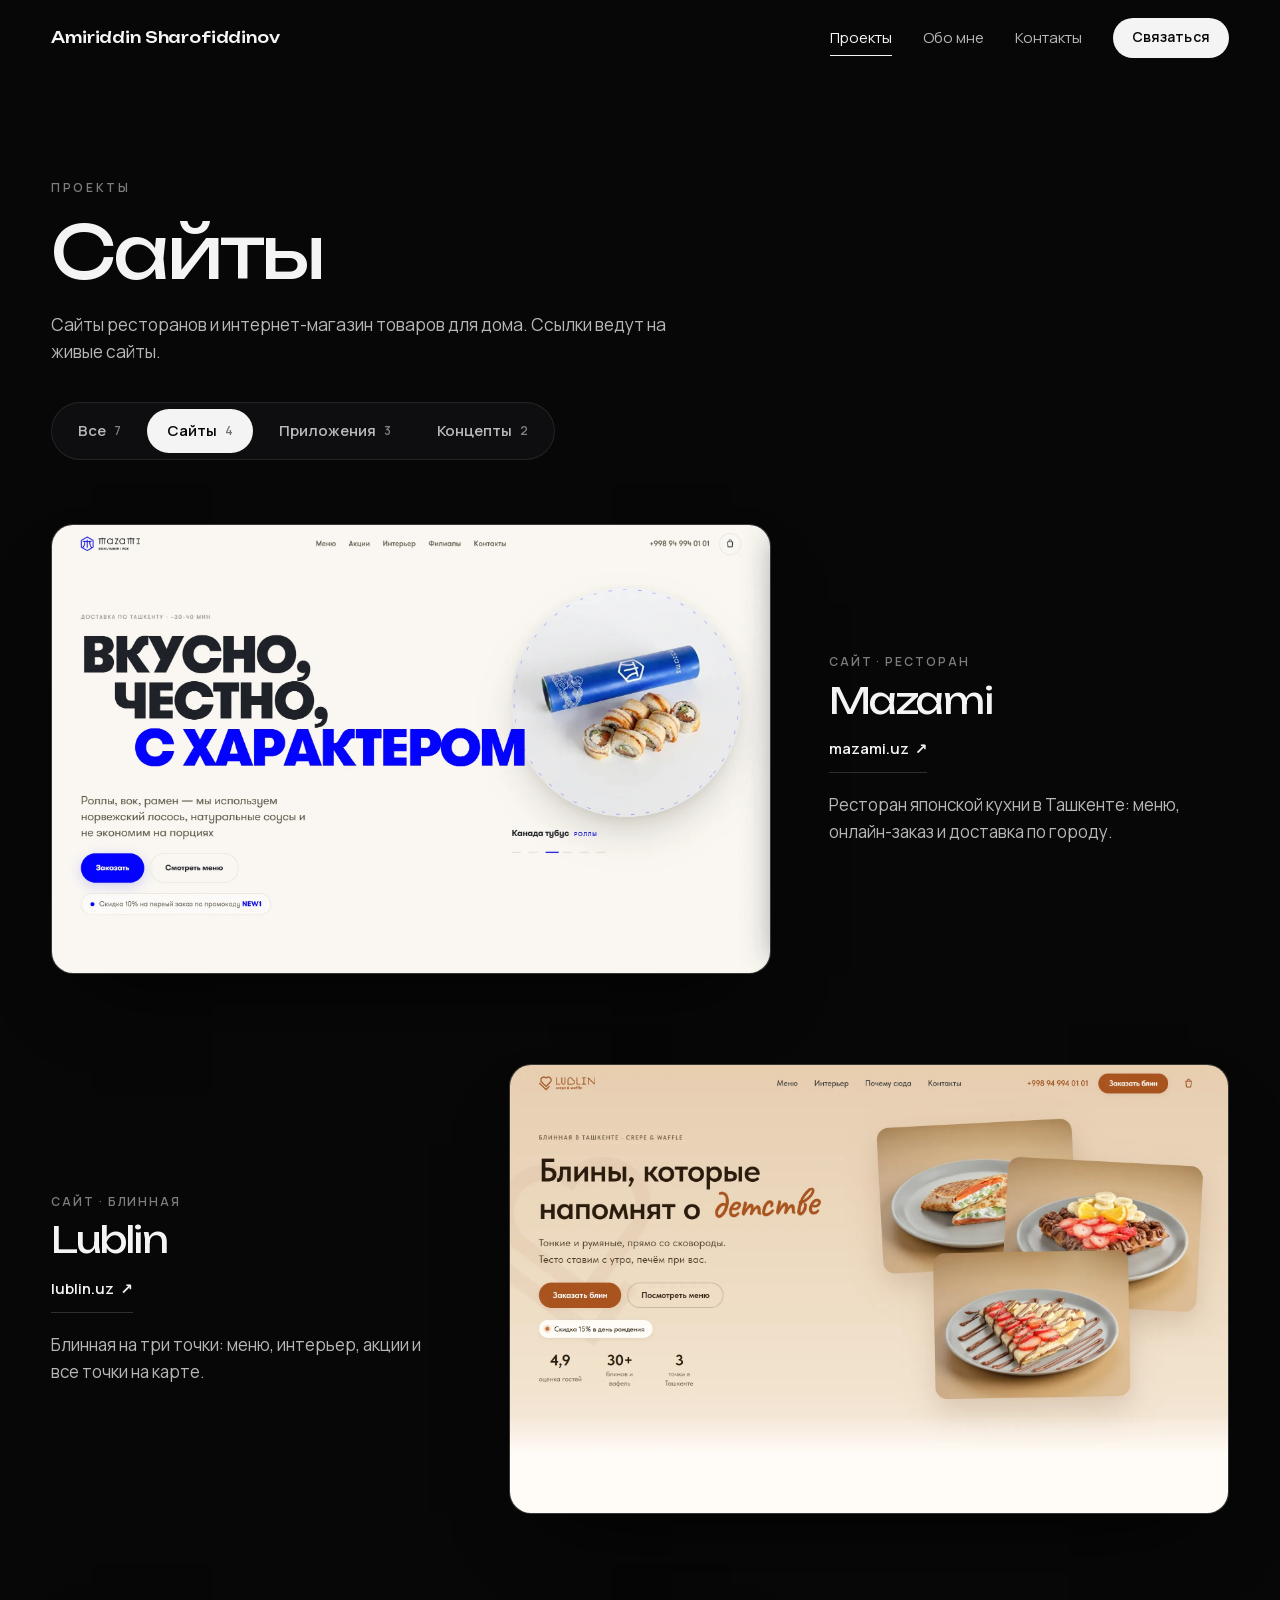
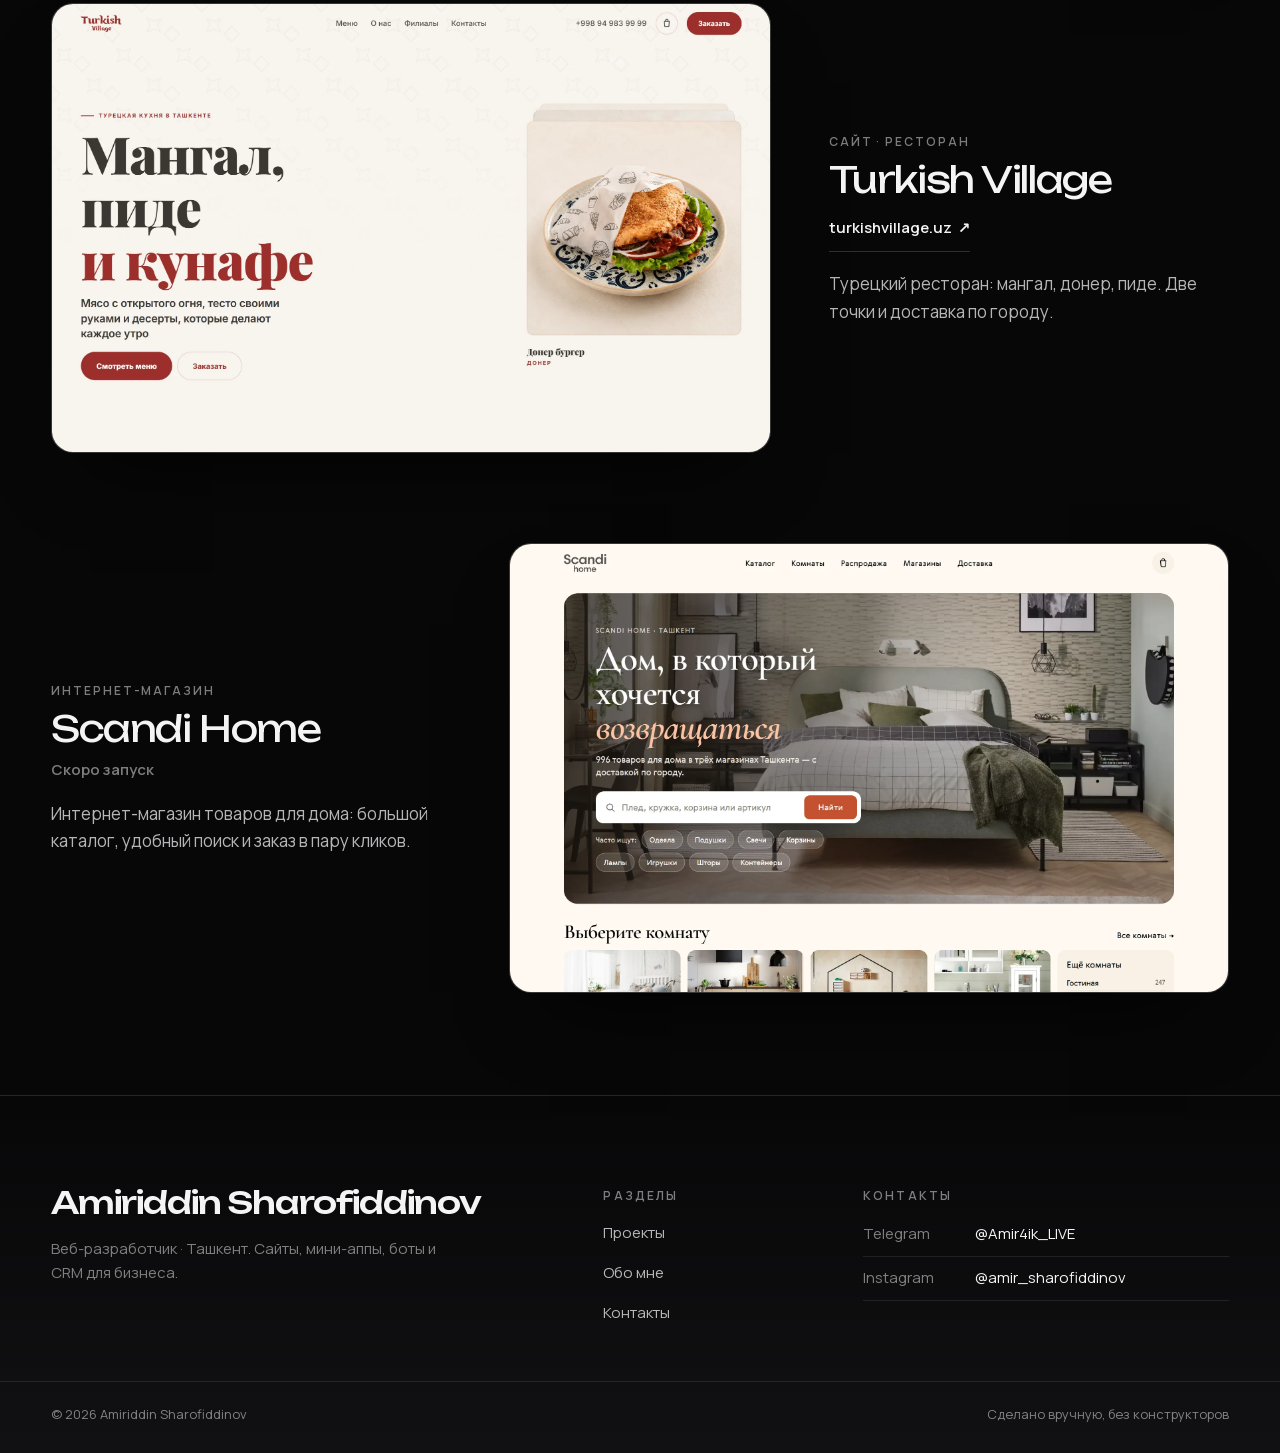
<file: projects/sites/index.html>
<!DOCTYPE html><html lang="ru" class="t7sVdG_variable hdYSwG_variable"><head><meta charSet="utf-8"/><meta name="viewport" content="width=device-width, initial-scale=1"/><link rel="preload" href="/_next/static/media/4e1c87b7aa9e2f2f-s.p.3o02-8iknf6dl.woff2" as="font" crossorigin="" type="font/woff2"/><link rel="preload" href="/_next/static/media/a343f882a40d2cc9-s.p.0p-wng2nn8o-p.woff2" as="font" crossorigin="" type="font/woff2"/><link rel="preload" href="/_next/static/media/b59689b1142d37ce-s.p.1bk8_xp319hr4.woff2" as="font" crossorigin="" type="font/woff2"/><link rel="preload" href="/_next/static/media/d3fe2f289711ac3f-s.p.2v2sz4qlut9s1.woff2" as="font" crossorigin="" type="font/woff2"/><link rel="stylesheet" href="/_next/static/chunks/0s82jh16yvixo.css" data-precedence="next"/><link rel="preload" as="script" fetchPriority="low" href="/_next/static/chunks/1x6obpmlu1_c2.js"/><script src="/_next/static/chunks/2r4s4h5xul1n-.js" async=""></script><script src="/_next/static/chunks/2khxl0v1q4i6n.js" async=""></script><script src="/_next/static/chunks/1kb4dcqdypxx7.js" async=""></script><script src="/_next/static/chunks/turbopack-3-ry682tkyiqk.js" async=""></script><script src="/_next/static/chunks/0umf92h1sb77c.js" async=""></script><script src="/_next/static/chunks/2ol_wr3q3f4i1.js" async=""></script><script src="/_next/static/chunks/3eg03kx7epbtp.js" async=""></script><meta name="theme-color" content="#070708"/><title>Сайты — Amiriddin Sharofiddinov</title><meta name="description" content="Сайты ресторанов и интернет-магазин: Mazami, Lublin, Turkish Village и Scandi Home."/><meta name="robots" content="noindex, nofollow"/><meta name="color-scheme" content="only dark"/><meta property="og:title" content="Amiriddin Sharofiddinov — сайты, мини-аппы, боты и CRM"/><meta property="og:description" content="Делаю сайты, Telegram мини-аппы, ботов и системы заказов для бизнеса в Ташкенте."/><meta property="og:site_name" content="Amiriddin Sharofiddinov"/><meta property="og:locale" content="ru_RU"/><meta property="og:image" content="https://amir4iklive.github.io/og.jpg"/><meta property="og:image:width" content="1200"/><meta property="og:image:height" content="630"/><meta property="og:image:alt" content="Amiriddin Sharofiddinov — сайты, мини-аппы, боты и CRM"/><meta property="og:type" content="website"/><meta name="twitter:card" content="summary_large_image"/><meta name="twitter:title" content="Amiriddin Sharofiddinov — сайты, мини-аппы, боты и CRM"/><meta name="twitter:description" content="Делаю сайты, Telegram мини-аппы, ботов и системы заказов для бизнеса в Ташкенте."/><meta name="twitter:image" content="https://amir4iklive.github.io/og.jpg"/><link rel="icon" href="/favicon.ico?favicon.1y26ri8yu77g-.ico" sizes="64x64" type="image/x-icon"/><link rel="icon" href="/icon.svg?icon.0d6d65uo4bvgk.svg" sizes="any" type="image/svg+xml"/><meta name="next-size-adjust" content=""/><script src="/_next/static/chunks/0cz1d0mv5g_q7.js" noModule=""></script></head><body><div hidden=""><!--$--><!--/$--></div><script>document.documentElement.classList.add('js')</script><a class="skip" href="#main">Перейти к содержанию</a><header class="top"><a class="top__logo" href="/">Amiriddin Sharofiddinov</a><nav class="top__nav" aria-label="Разделы"><a class="top__home" href="/">Главная</a><a class="is-on" aria-current="page" href="/projects/">Проекты</a><a class="" href="/about/">Обо мне</a><a class="" href="/contacts/">Контакты</a><a class="btn btn--light btn--sm top__cta" href="/contacts/">Связаться</a><div class="top__social"><a href="https://t.me/Amir4ik_LIVE" target="_blank" rel="noreferrer">Telegram<!-- --> ↗</a><a href="https://instagram.com/amir_sharofiddinov" target="_blank" rel="noreferrer">Instagram<!-- --> ↗</a></div></nav><button type="button" class="top__burger" aria-expanded="false" aria-label="Открыть меню"><i aria-hidden="true"></i></button></header><main id="main"><section class="phead"><p class="eyebrow" data-reveal="true">Проекты</p><h1 class="phead__title" data-reveal="true" style="--d:0.05s">Сайты</h1><p class="phead__lead" data-reveal="true" style="--d:0.1s">Сайты ресторанов и интернет-магазин товаров для дома. Ссылки ведут на живые сайты.</p><nav class="tabs" aria-label="Раздел проектов" data-reveal="true" style="--d:0.15s"><a class="" href="/projects/">Все<!-- --> <span>7</span></a><a class="is-on" aria-current="page" href="/projects/sites/">Сайты<!-- --> <span>4</span></a><a class="" href="/projects/apps/">Приложения<!-- --> <span>3</span></a><a class="" href="/projects/concepts/">Концепты<!-- --> <span>2</span></a></nav></section><section class="pgroup"><div class="prows"><article class="prow prow--site"><div class="prow__media" data-reveal="true"><div class="shot " style="aspect-ratio:16 / 10"><img src="/shots/mazami-hero.webp" alt="Mazami — главная" loading="lazy" decoding="async"/></div></div><div class="prow__text" data-reveal="true" style="--d:0.08s"><p class="prow__tag">Сайт · ресторан</p><h3 class="prow__brand">Mazami</h3><a class="prow__link" href="https://mazami.uz" target="_blank" rel="noreferrer">mazami.uz<!-- --> <span aria-hidden="true">↗</span></a><p class="prow__about">Ресторан японской кухни в Ташкенте: меню, онлайн-заказ и доставка по городу.</p></div></article><article class="prow prow--site prow--flip"><div class="prow__media" data-reveal="true"><div class="shot " style="aspect-ratio:16 / 10"><img src="/shots/lublin-hero.webp" alt="Lublin — главная" loading="lazy" decoding="async"/></div></div><div class="prow__text" data-reveal="true" style="--d:0.08s"><p class="prow__tag">Сайт · блинная</p><h3 class="prow__brand">Lublin</h3><a class="prow__link" href="https://lublin.uz" target="_blank" rel="noreferrer">lublin.uz<!-- --> <span aria-hidden="true">↗</span></a><p class="prow__about">Блинная на три точки: меню, интерьер, акции и все точки на карте.</p></div></article><article class="prow prow--site"><div class="prow__media" data-reveal="true"><div class="shot " style="aspect-ratio:16 / 10"><img src="/shots/turkish-hero.webp" alt="Turkish Village — главная" loading="lazy" decoding="async"/></div></div><div class="prow__text" data-reveal="true" style="--d:0.08s"><p class="prow__tag">Сайт · ресторан</p><h3 class="prow__brand">Turkish Village</h3><a class="prow__link" href="https://turkishvillage.uz" target="_blank" rel="noreferrer">turkishvillage.uz<!-- --> <span aria-hidden="true">↗</span></a><p class="prow__about">Турецкий ресторан: мангал, донер, пиде. Две точки и доставка по городу.</p></div></article><article class="prow prow--site prow--flip"><div class="prow__media" data-reveal="true"><div class="shot " style="aspect-ratio:16 / 10"><img src="/shots/scandi-hero.webp" alt="Scandi Home — главная" loading="lazy" decoding="async"/></div></div><div class="prow__text" data-reveal="true" style="--d:0.08s"><p class="prow__tag">Интернет-магазин</p><h3 class="prow__brand">Scandi Home</h3><span class="prow__note">Скоро запуск</span><p class="prow__about">Интернет-магазин товаров для дома: большой каталог, удобный поиск и заказ в пару кликов.</p></div></article></div></section><!--$--><!--/$--></main><footer class="foot"><div class="foot__inner"><div class="foot__brand"><a class="foot__name" href="/">Amiriddin Sharofiddinov</a><p class="foot__line">Веб-разработчик<!-- --> · <!-- -->Ташкент<!-- -->. Сайты, мини-аппы, боты и CRM для бизнеса.</p></div><nav class="foot__col" aria-label="Разделы"><p class="foot__head">Разделы</p><a href="/projects/">Проекты</a><a href="/about/">Обо мне</a><a href="/contacts/">Контакты</a></nav><div class="foot__col"><p class="foot__head">Контакты</p><p class="foot__contact"><span>Telegram</span><a class="contact-value" href="https://t.me/Amir4ik_LIVE" target="_blank" rel="noreferrer">@Amir4ik_LIVE</a></p><p class="foot__contact"><span>Instagram</span><a class="contact-value" href="https://instagram.com/amir_sharofiddinov" target="_blank" rel="noreferrer">@amir_sharofiddinov</a></p></div></div><div class="foot__bottom"><span>© <!-- -->2026<!-- --> <!-- -->Amiriddin Sharofiddinov</span><span>Сделано вручную, без конструкторов</span></div></footer><script id="_R_">(globalThis["TURBOPACK"] || (globalThis["TURBOPACK"] = [])).push({"otherChunks":["static/chunks/1x6obpmlu1_c2.js","static/chunks/2r4s4h5xul1n-.js","static/chunks/2khxl0v1q4i6n.js","static/chunks/1kb4dcqdypxx7.js"],"runtimeModuleIds":[94553]});</script><script src="/_next/static/chunks/1x6obpmlu1_c2.js" async=""></script><script>(self.__next_f=self.__next_f||[]).push([0])</script><script>self.__next_f.push([1,"1:\"$Sreact.fragment\"\n2:\"/_next/static/chunks/0umf92h1sb77c.js\"\n3:\"/_next/static/chunks/2ol_wr3q3f4i1.js\"\n4:I[2971,[\"$2\",\"$3\"],\"default\"]\n5:I[39756,[\"$2\",\"$3\"],\"default\"]\n6:I[37457,[\"$2\",\"$3\"],\"default\"]\n7:\"/_next/static/chunks/3eg03kx7epbtp.js\"\n8:I[22016,[\"$2\",\"$3\",\"$7\"],\"\"]\n9:I[91563,[\"$2\",\"$3\"],\"default\"]\ne:I[90799,[\"$2\",\"$3\",\"$7\"],\"default\"]\n13:\"ViewportBoundary\"\n14:I[97367,[\"$2\",\"$3\"],\"$13\"]\n16:\"MetadataBoundary\"\n17:I[97367,[\"$2\",\"$3\"],\"$16\"]\n18:\"$Sreact.suspense\"\n1a:I[68027,[\"$2\",\"$3\"],\"default\",1]\n:HL[\"/_next/static/chunks/0s82jh16yvixo.css\",\"style\"]\n:HL[\"/_next/static/media/4e1c87b7aa9e2f2f-s.p.3o02-8iknf6dl.woff2\",\"font\",{\"crossOrigin\":\"\",\"type\":\"font/woff2\"}]\n:HL[\"/_next/static/media/a343f882a40d2cc9-s.p.0p-wng2nn8o-p.woff2\",\"font\",{\"crossOrigin\":\"\",\"type\":\"font/woff2\"}]\n:HL[\"/_next/static/media/b59689b1142d37ce-s.p.1bk8_xp319hr4.woff2\",\"font\",{\"crossOrigin\":\"\",\"type\":\"font/woff2\"}]\n:HL[\"/_next/static/media/d3fe2f289711ac3f-s.p.2v2sz4qlut9s1.woff2\",\"font\",{\"crossOrigin\":\"\",\"type\":\"font/woff2\"}]\nb:X\nd:[[\"children\",{\"s\":\"__PAGE__\",\"h\":512,\"d\":{\"r\":[\"$\",\"$1\",\"c\",{\"children\":[[[\"$\",\"section\",null,{\"className\":\"phead\",\"children\":[[\"$\",\"p\",null,{\"className\":\"eyebrow\",\"data-reveal\":true,\"children\":\"Проекты\"}],[\"$\",\"h1\",null,{\"className\":\"phead__title\",\"data-reveal\":true,\"style\":{\"--d\":\"0.05s\"},\"children\":\"Сайты\"}],[\"$\",\"p\",null,{\"className\":\"phead__lead\",\"data-reveal\":true,\"style\":{\"--d\":\"0.1s\"},\"children\":\"Сайты ресторанов и интернет-магазин товаров для дома. Ссылки ведут на живые сайты.\"}],[\"$\",\"$Le\",null,{\"className\":\"tabs\",\"aria-label\":\"Раздел проектов\",\"data-reveal\":true,\"style\":{\"--d\":\"0.15s\"},\"children\":[[\"$\",\"$L8\",\"/projects\",{\"href\":\"/projects\",\"className\":\"\",\"aria-current\":\"$undefined\",\"children\":[\"Все\",\" \",[\"$\",\"span\",null,{\"children\":7}]]}],[\"$\",\"$L8\",\"/projects/sites\",{\"href\":\"/projects/sites\",\"className\":\"is-on\",\"aria-current\":\"page\",\"children\":[\"Сайты\",\" \",[\"$\",\"span\",null,{\"children\":4}]]}],[\"$\",\"$L8\",\"/projects/apps\",{\"href\":\"/projects/apps\",\"className\":\"\",\"aria-current\":\"$undefined\",\"children\":[\"Приложения\",\" \",[\"$\",\"span\",null,{\"children\":3}]]}],[\"$\",\"$L8\",\"/projects/concepts\",{\"href\":\"/projects/concepts\",\"className\":\"\",\"aria-current\":\"$undefined\",\"children\":[\"Концепты\",\" \",\"$Lf\"]}]]}]]}],[\"$L10\"]],[\"$L11\"],\"$L12\"]}],\"p\":false,\"v\":null}}]]\nc:[[\"children\",{\"s\":\"sites\",\"h\":512,\"d\":{\"r\":[\"$\",\"$1\",\"c\",{\"children\":[null,[\"$\",\"$L5\",null,{\"parallelRouterKey\":\"children\",\"error\":\"$undefined\",\"errorStyles\":\"$undefined\",\"errorScripts\":\"$undefined\",\"template\":[\"$\",\"$L6\",null,{}],\"templateStyles\":\"$undefined\",\"templateScripts\":\"$undefined\",\"notFound\":\"$undefined\",\"forbidden\":\"$undefined\",\"unauthorized\":\"$undefined\"}]]}],\"p\":false,\"v\":\"$b\"},\"c\":\"$Qd\"}]]\na:[[\"children\",{\"s\":\"projects\",\"h\":512,\"d\":{\"r\":[\"$\",\"$1\",\"c\",{\"children\":[null,[\"$\",\"$L5\",null,{\"parallelRouterKey\":\"children\",\"error\":\"$undefined\",\"errorStyles\":\"$undefined\",\"errorScripts\":\"$undefined\",\"template\":[\"$\",\"$L6\",null,{}],\"templateStyles\":\"$undefined\",\"templateScripts\":\"$undefined\",\"notFound\":\"$undefined\",\"forbidden\":\"$undefined\",\"unauthorized\":\"$undefined\"}]]}],\"p\":false,\"v\":\"$b\"},\"c\":\"$Qc\"}]]\n0:{\"P\":null,\"c\":[\"\",\"projects\",\"sites\",\"\"],\"q\":\"\",\"i\":false,\"t\":{\"t\":{\"s\":\"\",\"h\":528,\"d\":{\"r\":[\"$\",\"$1\",\"c\",{\"children\":[[[\"$\",\"link\",\"0\",{\"rel\":\"stylesheet\",\"href\":\"/_next/static/chunks/0s82jh16yvixo.css\",\"precedence\":\"next\",\"crossOrigin\":\"$undefined\",\"nonce\":\"$undefined\"}],[\"$\",\"script\",\"script-0\",{\"src\":\"/_next/static/chunks/0umf92h1sb77c.js\",\"async\":true,\"nonce\":\"$undefined\"}],[\"$\",\"script\",\"script-1\",{\"src\":\"/_next/static/chunks/2ol_wr3q3f4i1.js\",\"async\":true,\"nonce\":\"$undefined\"}]],[\"$\",\"html\",null,{\"lang\":\"ru\",\"className\":\"t7sVdG_variable hdYSwG_variable\",\"suppressHydrationWarning\":true,\"children\":[\"$\",\"body\",null,{\"children\":[[\"$\",\"script\",null,{\"dangerouslySetInnerHTML\":{\"__html\":\"document.documentElement.classList.add('js')\"}}],[\"$\",\"a\",null,{\"className\":\"skip\",\"href\":\"#main\",\"children\":\"Перейти к содержанию\"}],[\"$\",\"$L4\",null,{}],[\"$\",\"main\",null,{\"id\":\"main\",\"children\":[\"$\",\"$L5\",null,{\"parallelRouterKey\":\"children\",\"error\":\"$undefined\",\"errorStyles\":\"$undefined\",\"errorScripts\":\"$undefined\",\"template\":[\"$\",\"$L6\",null,{}],\"templateStyles\":\"$undefined\",\"templateScripts\":\"$undefined\",\"notFound\":[[\"$\",\"section\",null,{\"className\":\"phead nf\",\"children\":[[\"$\",\"p\",null,{\"className\":\"eyebrow\",\"children\":\"Ошибка 404\"}],[\"$\",\"h1\",null,{\"className\":\"phead__title\",\"children\":\"Такой страницы нет\"}],[\"$\",\"p\",null,{\"className\":\"phead__lead\",\"children\":\"Возможно, ссылка устарела или в адресе опечатка. Начните с главной или посмотрите проекты.\"}],[\"$\",\"div\",null,{\"className\":\"hero__actions\",\"children\":[[\"$\",\"$L8\",null,{\"className\":\"btn btn--light\",\"href\":\"/\",\"children\":\"На главную\"}],[\"$\",\"$L8\",null,{\"className\":\"btn btn--ghost\",\"href\":\"/projects\",\"children\":\"Проекты\"}]]}]]}],[]],\"forbidden\":\"$undefined\",\"unauthorized\":\"$undefined\"}]}],[\"$\",\"footer\",null,{\"className\":\"foot\",\"children\":[[\"$\",\"div\",null,{\"className\":\"foot__inner\",\"children\":[[\"$\",\"div\",null,{\"className\":\"foot__brand\",\"children\":[[\"$\",\"$L8\",null,{\"href\":\"/\",\"className\":\"foot__name\",\"children\":\"Amiriddin Sharofiddinov\"}],[\"$\",\"p\",null,{\"className\":\"foot__line\",\"children\":[\"Веб-разработчик\",\" · \",\"Ташкент\",\". Сайты, мини-аппы, боты и CRM для бизнеса.\"]}]]}],[\"$\",\"nav\",null,{\"className\":\"foot__col\",\"aria-label\":\"Разделы\",\"children\":[[\"$\",\"p\",null,{\"className\":\"foot__head\",\"children\":\"Разделы\"}],[[\"$\",\"$L8\",\"/projects\",{\"href\":\"/projects\",\"children\":\"Проекты\"}],[\"$\",\"$L8\",\"/about\",{\"href\":\"/about\",\"children\":\"Обо мне\"}],[\"$\",\"$L8\",\"/contacts\",{\"href\":\"/contacts\",\"children\":\"Контакты\"}]]]}],[\"$\",\"div\",null,{\"className\":\"foot__col\",\"children\":[[\"$\",\"p\",null,{\"className\":\"foot__head\",\"children\":\"Контакты\"}],[[\"$\",\"p\",\"telegram\",{\"className\":\"foot__contact\",\"children\":[[\"$\",\"span\",null,{\"children\":\"Telegram\"}],[\"$\",\"a\",null,{\"className\":\"contact-value\",\"href\":\"https://t.me/Amir4ik_LIVE\",\"target\":\"_blank\",\"rel\":\"noreferrer\",\"children\":\"@Amir4ik_LIVE\"}]]}],[\"$\",\"p\",\"instagram\",{\"className\":\"foot__contact\",\"children\":[[\"$\",\"span\",null,{\"children\":\"Instagram\"}],[\"$\",\"a\",null,{\"className\":\"contact-value\",\"href\":\"https://instagram.com/amir_sharofiddinov\",\"target\":\"_blank\",\"rel\":\"noreferrer\",\"children\":\"@amir_sharofiddinov\"}]]}]]]}]]}],[\"$\",\"div\",null,{\"className\":\"foot__bottom\",\"children\":[[\"$\",\"span\",null,{\"children\":[\"© \",2026,\" \",\"Amiriddin Sharofiddinov\"]}],[\"$\",\"span\",null,{\"children\":\"Сделано вручную, без конструкторов\"}]]}]]}],[\"$\",\"$L9\",null,{}]]}]}]]}],\"p\":false,\"v\":null},\"c\":\"$Qa\"},\"h\":{\"r\":[\"$\",\"$1\",\"h\",{\"children\":[null,[\"$\",\"$L14\",null,{\"children\":\"$L15\"}],[\"$\",\"$L17\",null,{\"children\":[[\"$\",\"div\",null,{\"hidden\":true,\"children\":[\"$\",\"$18\",null,{\"name\":\"Next.Metadata\",\"children\":\"$L19\"}]}],null]}],[\"$\",\"meta\",null,{\"name\":\"next-size-adjust\",\"content\":\"\"}]]}],\"p\":false,\"v\":null}},\"m\":\"$undefined\",\"G\":[\"$1a\",[[\"$\",\"link\",\"0\",{\"rel\":\"stylesheet\",\"href\":\"/_next/static/chunks/0s82jh16yvixo.css\",\"precedence\":\"next\",\"crossOrigin\":\"$undefined\",\"nonce\":\"$undefined\"}]]],\"S\":true,\"r\":\"$undefined\",\"s\":\"$undefined\",\"a\":\"$undefined\",\"l\":\"$undefined\",\"p\":\"$undefined\",\"d\":\"$undefined\",\"b\":\"O921_ZmAZaTmbzYtUHk78\"}\n1b:I[97367,[\"$2\",\"$3\"],\"OutletBoundary\"]\nb:C\nf:[\"$\",\"span\",null,{\"children\":2}]\n10:[\"$\",\"section\",\"site\",{\"className\":\"pgroup\",\"children\":[false,[\"$\",\"div\",null,{\"className\":\"prows\",\"children\":[[\"$\",\"article\",\"mazami\",{\"className\":\"prow prow--site\",\"children\":[[\"$\",\"div\",null,{\"className\":\"prow__media\",\"data-reveal\":true,\"children\":[\"$\",\"div\",null,{\"className\":\"shot \",\"style\":{\"aspectRatio\":\"16 / 10\"},\"children\":[\"$\",\"img\",null,{\"src\":\"/shots/mazami-hero.webp\",\"alt\":\"Mazami — главная\",\"loading\":\"lazy\",\"decoding\":\"async\"}]}]}],[\"$\",\"div\",null,{\"className\":\"prow__text\",\"data-reveal\":true,\"style\":{\"--d\":\"0.08s\"},\"children\":[[\"$\",\"p\",null,{\"className\":\"prow__tag\",\"children\":\"Сайт · ресторан\"}],[\"$\",\"h3\",null,{\"className\":\"prow__brand\",\"children\":\"Mazami\"}],[\"$\",\"a\",null,{\"className\":\"prow__link\",\"href\":\"https://mazami.uz\",\"target\":\"_blank\",\"rel\":\"noreferrer\",\"children\":[\"mazami.uz\",\" \",[\"$\",\"span\",null,{\"aria-hidden\":\"true\",\"children\":\"↗\"}]]}],[\"$\",\"p\",null,{\"className\":\"prow__about\",\"children\":\"Ресторан японской кухни в Ташкенте: меню, онлайн-заказ и доставка по городу.\"}]]}]]}],[\"$\",\"article\",\"lublin\",{\"className\":\"prow prow--site prow--flip\",\"children\":[[\"$\",\"div\",null,{\"className\":\"prow__media\",\"data-reveal\":true,\"children\":[\"$\",\"div\",null,{\"className\":\"shot \",\"style\":{\"aspectRatio\":\"16 / 10\"},\"children\":[\"$\",\"img\",null,{\"src\":\"/shots/lublin-hero.webp\",\"alt\":\"Lublin — главная\",\"loading\":\"lazy\",\"decoding\":\"async\"}]}]}],[\"$\",\"div\",null,{\"className\":\"prow__text\",\"data-reveal\":true,\"style\":{\"--d\":\"0.08s\"},\"children\":[[\"$\",\"p\",null,{\"className\":\"prow__tag\",\"children\":\"Сайт · блинная\"}],[\"$\",\"h3\",null,{\"className\":\"prow__brand\",\"children\":\"Lublin\"}],[\"$\",\"a\",null,{\"className\":\"prow__link\",\"href\":\"https://lublin.uz\",\"target\":\"_blank\",\"rel\":\"noreferrer\",\"children\":[\"lublin.uz\",\" \",[\"$\",\"span\",null,{\"aria-hidden\":\"true\",\"children\":\"↗\"}]]}],[\"$\",\"p\",null,{\"className\":\"prow__about\",\"children\":\"Блинная на три точки: меню, интерьер, акции и все точки на карте.\"}]]}]]}],[\"$\",\"article\",\"turkish\",{\"className\":\"prow prow--site\",\"children\":[[\"$\",\"div\",null,{\"className\":\"prow__media\",\"data-reveal\":true,\"children\":[\"$\",\"div\",null,{\"className\":\"shot \",\"style\":{\"aspectRatio\":\"16 / 10\"},\"children\":[\"$\",\"img\",null,{\"src\":\"/shots/turkish-hero.webp\",\"alt\":\"Turkish Village — главная\",\"loading\":\"lazy\",\"decoding\":\"async\"}]}]}],[\"$\",\"div\",null,{\"className\":\"prow__text\",\"data-reveal\":true,\"style\":{\"--d\":\"0.08s\"},\"children\":[[\"$\",\"p\",null,{\"className\":\"prow__tag\",\"children\":\"Сайт · ресторан\"}],[\"$\",\"h3\",null,{\"className\":\"prow__brand\",\"children\":\"Turkish Village\"}],[\"$\",\"a\",null,{\"className\":\"prow__link\",\"href\":\"https://turkishvillage.uz\",\"target\":\"_blank\",\"rel\":\"noreferrer\",\"children\":[\"turkishvillage.uz\",\" \",[\"$\",\"span\",null,{\"aria-hidden\":\"true\",\"children\":\"↗\"}]]}],[\"$\",\"p\",null,{\"className\":\"prow__about\",\"children\":\"Турецкий ресторан: мангал, донер, пиде. Две точки и доставка по городу.\"}]]}]]}],[\"$\",\"article\",\"scandi\",{\"className\":\"prow prow--site prow--flip\",\"children\":[[\"$\",\"div\",null,{\"className\":\"prow__media\",\"data-reveal\":true,\"children\":[\"$\",\"div\",null,{\"className\":\"shot \",\"style\":{\"aspectRatio\":\"16 / 10\"},\"children\":[\"$\",\"img\",null,{\"src\":\"/shots/scandi-hero.webp\",\"alt\":\"Scandi Home — главная\",\"loading\":\"lazy\",\"decoding\":\"async\"}]}]}],[\"$\",\"div\",null,{\"className\":\"prow__text\",\"data-reveal\":true,\"style\":{\"--d\":\"0.08s\"},\"children\":[[\"$\",\"p\",null,{\"className\":\"prow__tag\",\"children\":\"Интернет-магазин\"}],[\"$\",\"h3\",null,{\"className\":\"prow__brand\",\"children\":\"Scandi Home\"}],[\"$\",\"span\",null,{\"className\":\"prow__note\",\"children\":\"Скоро запуск\"}],[\"$\",\"p\",null,{\"className\":\"prow__about\",\"children\":\"Интернет-магазин товаров для дома: большой каталог, удобный поиск и заказ в пару кликов.\"}]]}]]}]]}]]}]\n11:[\"$\",\"script\",\"script-0\",{\"src\":\"/_next/static/chunks/3eg03kx7epbtp.js\",\"async\":true,\"nonce\":\"$undefined\"}]\n12:[\"$\",\"$L1b\",null,{\"children\":[\"$\",\"$18\",null,{\"name\":\"Next.MetadataOutlet\",\"children\":\"$@1c\"}]}]\n15:[[\"$\",\"meta\",\"0\",{\"charSet\":\"utf-8\"}],[\"$\",\"meta\",\"1\",{\"name\":\"viewport\",\"content\":\"width=device-width, initial-scale=1\"}],[\"$\",\"meta\",\"2\",{\"name\":\"theme-color\",\"content\":\"#070708\"}]]\n1d:I[27201,[\"$2\",\"$3\"],\"IconMark\"]\n19:[[\"$\",\"title\",\"0\",{\"children\":\"Сайты — Amiriddin Sharofiddinov\"}],[\"$\",\"meta\",\"1\",{\"name\":\"description\",\"content\":\"Сайты ресторанов и интернет-магазин: Mazami, Lublin, Turkish Village и Scandi Home.\"}],[\"$\",\"meta\",\"2\",{\"name\":\"robots\",\"content\":\"noindex, nofollow\"}],[\"$\",\"meta\",\"3\",{\"name\":\"color-scheme\",\"content\":\"only dark\"}],[\"$\",\"meta\",\"4\",{\"property\":\"og:title\",\"content\":\"Amiriddin Sharofiddinov — сайты, мини-аппы, боты и CRM\"}],[\"$\",\"meta\",\"5\",{\"property\":\"og:description\",\"content\":\"Делаю сайты, Telegram мини-аппы, ботов и системы заказов для бизнеса в Ташкенте.\"}],[\"$\",\"meta\",\"6\",{\"property\":\"og:site_name\",\"content\":\"Amiriddin Sharofiddinov\"}],[\"$\",\"meta\",\"7\",{\"property\":\"og:locale\",\"content\":\"ru_RU\"}],[\"$\",\"meta\",\"8\",{\"property\":\"og:image\",\"content\":\"https://amir4iklive.github.io/og.jpg\"}],[\"$\",\"meta\",\"9\",{\"property\":\"og:image:width\",\"content\":\"1200\"}],[\"$\",\"meta\",\"10\",{\"property\":\"og:image:height\",\"content\":\"630\"}],[\"$\",\"meta\",\"11\",{\"property\":\"og:image:alt\",\"content\":\"Amiriddin Sharofiddinov — сайты, мини-аппы, боты и CRM\"}],[\"$\",\"meta\",\"12\",{\"property\":\"og:type\",\"content\":\"website\"}],[\"$\",\"meta\",\"13\",{\"name\":\"twitter:card\",\"content\":\"summary_large_image\"}],[\"$\",\"meta\",\"14\",{\"name\":\"twitter:title\",\"content\":\"Amiriddin Sharofiddinov — сайты, мини-аппы, боты и CRM\"}],[\"$\",\"meta\",\"15\",{\"name\":\"twitter:description\",\"content\":\"Делаю сайты, Telegram мини-аппы, ботов и системы заказов для бизнеса в Ташкенте.\"}],[\"$\",\"meta\",\"16\",{\"name\":\"twitter:image\",\"content\":\"https://amir4iklive.github.io/og.jpg\"}],[\"$\",\"link\",\"17\",{\"rel\":\"icon\",\"href\":\"/favicon.ico?favicon.1y26ri8yu77g-.ico\",\"sizes\":\"64x64\",\"type\":\"image/x-icon\"}],[\"$\",\"link\",\"18\",{\"rel\":\"icon\",\"href\":\"/icon.svg?icon.0d6d65uo4bvgk.svg\",\"sizes\":\"any\",\"type\":\"image/svg+xml\"}],[\"$\",\"$L1d\",\"19\",{}]]\n1c:null\n"])</script></body></html>
</file>
<file: _next/static/chunks/0s82jh16yvixo.css>
@font-face{font-family:Unbounded;font-style:normal;font-weight:400;font-display:swap;src:url(../media/d0d9446e69c4847e-s.3h31fjnwrfycc.woff2)format("woff2");unicode-range:U+460-52F,U+1C80-1C8A,U+20B4,U+2DE0-2DFF,U+A640-A69F,U+FE2E-FE2F}@font-face{font-family:Unbounded;font-style:normal;font-weight:400;font-display:swap;src:url(../media/4e1c87b7aa9e2f2f-s.p.3o02-8iknf6dl.woff2)format("woff2");unicode-range:U+301,U+400-45F,U+490-491,U+4B0-4B1,U+2116}@font-face{font-family:Unbounded;font-style:normal;font-weight:400;font-display:swap;src:url(../media/3fd967fc5374d70a-s.42u1-lj4buy61.woff2)format("woff2");unicode-range:U+102-103,U+110-111,U+128-129,U+168-169,U+1A0-1A1,U+1AF-1B0,U+300-301,U+303-304,U+308-309,U+323,U+329,U+1EA0-1EF9,U+20AB}@font-face{font-family:Unbounded;font-style:normal;font-weight:400;font-display:swap;src:url(../media/dd14639a62c56cb2-s.0kda-l-rfpyyq.woff2)format("woff2");unicode-range:U+100-2BA,U+2BD-2C5,U+2C7-2CC,U+2CE-2D7,U+2DD-2FF,U+304,U+308,U+329,U+1D00-1DBF,U+1E00-1E9F,U+1EF2-1EFF,U+2020,U+20A0-20AB,U+20AD-20C4,U+2113,U+2C60-2C7F,U+A720-A7FF}@font-face{font-family:Unbounded;font-style:normal;font-weight:400;font-display:swap;src:url(../media/b59689b1142d37ce-s.p.1bk8_xp319hr4.woff2)format("woff2");unicode-range:U+??,U+131,U+152-153,U+2BB-2BC,U+2C6,U+2DA,U+2DC,U+304,U+308,U+329,U+2000-206F,U+20AC,U+2122,U+2191,U+2193,U+2212,U+2215,U+FEFF,U+FFFD}@font-face{font-family:Unbounded;font-style:normal;font-weight:500;font-display:swap;src:url(../media/d0d9446e69c4847e-s.3h31fjnwrfycc.woff2)format("woff2");unicode-range:U+460-52F,U+1C80-1C8A,U+20B4,U+2DE0-2DFF,U+A640-A69F,U+FE2E-FE2F}@font-face{font-family:Unbounded;font-style:normal;font-weight:500;font-display:swap;src:url(../media/4e1c87b7aa9e2f2f-s.p.3o02-8iknf6dl.woff2)format("woff2");unicode-range:U+301,U+400-45F,U+490-491,U+4B0-4B1,U+2116}@font-face{font-family:Unbounded;font-style:normal;font-weight:500;font-display:swap;src:url(../media/3fd967fc5374d70a-s.42u1-lj4buy61.woff2)format("woff2");unicode-range:U+102-103,U+110-111,U+128-129,U+168-169,U+1A0-1A1,U+1AF-1B0,U+300-301,U+303-304,U+308-309,U+323,U+329,U+1EA0-1EF9,U+20AB}@font-face{font-family:Unbounded;font-style:normal;font-weight:500;font-display:swap;src:url(../media/dd14639a62c56cb2-s.0kda-l-rfpyyq.woff2)format("woff2");unicode-range:U+100-2BA,U+2BD-2C5,U+2C7-2CC,U+2CE-2D7,U+2DD-2FF,U+304,U+308,U+329,U+1D00-1DBF,U+1E00-1E9F,U+1EF2-1EFF,U+2020,U+20A0-20AB,U+20AD-20C4,U+2113,U+2C60-2C7F,U+A720-A7FF}@font-face{font-family:Unbounded;font-style:normal;font-weight:500;font-display:swap;src:url(../media/b59689b1142d37ce-s.p.1bk8_xp319hr4.woff2)format("woff2");unicode-range:U+??,U+131,U+152-153,U+2BB-2BC,U+2C6,U+2DA,U+2DC,U+304,U+308,U+329,U+2000-206F,U+20AC,U+2122,U+2191,U+2193,U+2212,U+2215,U+FEFF,U+FFFD}@font-face{font-family:Unbounded;font-style:normal;font-weight:600;font-display:swap;src:url(../media/d0d9446e69c4847e-s.3h31fjnwrfycc.woff2)format("woff2");unicode-range:U+460-52F,U+1C80-1C8A,U+20B4,U+2DE0-2DFF,U+A640-A69F,U+FE2E-FE2F}@font-face{font-family:Unbounded;font-style:normal;font-weight:600;font-display:swap;src:url(../media/4e1c87b7aa9e2f2f-s.p.3o02-8iknf6dl.woff2)format("woff2");unicode-range:U+301,U+400-45F,U+490-491,U+4B0-4B1,U+2116}@font-face{font-family:Unbounded;font-style:normal;font-weight:600;font-display:swap;src:url(../media/3fd967fc5374d70a-s.42u1-lj4buy61.woff2)format("woff2");unicode-range:U+102-103,U+110-111,U+128-129,U+168-169,U+1A0-1A1,U+1AF-1B0,U+300-301,U+303-304,U+308-309,U+323,U+329,U+1EA0-1EF9,U+20AB}@font-face{font-family:Unbounded;font-style:normal;font-weight:600;font-display:swap;src:url(../media/dd14639a62c56cb2-s.0kda-l-rfpyyq.woff2)format("woff2");unicode-range:U+100-2BA,U+2BD-2C5,U+2C7-2CC,U+2CE-2D7,U+2DD-2FF,U+304,U+308,U+329,U+1D00-1DBF,U+1E00-1E9F,U+1EF2-1EFF,U+2020,U+20A0-20AB,U+20AD-20C4,U+2113,U+2C60-2C7F,U+A720-A7FF}@font-face{font-family:Unbounded;font-style:normal;font-weight:600;font-display:swap;src:url(../media/b59689b1142d37ce-s.p.1bk8_xp319hr4.woff2)format("woff2");unicode-range:U+??,U+131,U+152-153,U+2BB-2BC,U+2C6,U+2DA,U+2DC,U+304,U+308,U+329,U+2000-206F,U+20AC,U+2122,U+2191,U+2193,U+2212,U+2215,U+FEFF,U+FFFD}@font-face{font-family:Unbounded Fallback;src:local(Arial);ascent-override:73.93%;descent-override:18.2%;line-gap-override:0.0%;size-adjust:134.59%}.t7sVdG_className{font-family:Unbounded,Unbounded Fallback;font-style:normal}.t7sVdG_variable{--font-display:"Unbounded", "Unbounded Fallback"}
@font-face{font-family:Manrope;font-style:normal;font-weight:200 800;font-display:swap;src:url(../media/a342834df7752944-s.3q9gh2jvntrwt.woff2)format("woff2");unicode-range:U+460-52F,U+1C80-1C8A,U+20B4,U+2DE0-2DFF,U+A640-A69F,U+FE2E-FE2F}@font-face{font-family:Manrope;font-style:normal;font-weight:200 800;font-display:swap;src:url(../media/d3fe2f289711ac3f-s.p.2v2sz4qlut9s1.woff2)format("woff2");unicode-range:U+301,U+400-45F,U+490-491,U+4B0-4B1,U+2116}@font-face{font-family:Manrope;font-style:normal;font-weight:200 800;font-display:swap;src:url(../media/58c4895d0a0ef7cc-s.09bkcrcuv-0po.woff2)format("woff2");unicode-range:U+370-377,U+37A-37F,U+384-38A,U+38C,U+38E-3A1,U+3A3-3FF}@font-face{font-family:Manrope;font-style:normal;font-weight:200 800;font-display:swap;src:url(../media/bfc7db5c00d21bc5-s.23qr8woi9ij9e.woff2)format("woff2");unicode-range:U+102-103,U+110-111,U+128-129,U+168-169,U+1A0-1A1,U+1AF-1B0,U+300-301,U+303-304,U+308-309,U+323,U+329,U+1EA0-1EF9,U+20AB}@font-face{font-family:Manrope;font-style:normal;font-weight:200 800;font-display:swap;src:url(../media/6ab0db14f70d8ed6-s.1_0gbi-gsbqmd.woff2)format("woff2");unicode-range:U+100-2BA,U+2BD-2C5,U+2C7-2CC,U+2CE-2D7,U+2DD-2FF,U+304,U+308,U+329,U+1D00-1DBF,U+1E00-1E9F,U+1EF2-1EFF,U+2020,U+20A0-20AB,U+20AD-20C4,U+2113,U+2C60-2C7F,U+A720-A7FF}@font-face{font-family:Manrope;font-style:normal;font-weight:200 800;font-display:swap;src:url(../media/a343f882a40d2cc9-s.p.0p-wng2nn8o-p.woff2)format("woff2");unicode-range:U+??,U+131,U+152-153,U+2BB-2BC,U+2C6,U+2DA,U+2DC,U+304,U+308,U+329,U+2000-206F,U+20AC,U+2122,U+2191,U+2193,U+2212,U+2215,U+FEFF,U+FFFD}@font-face{font-family:Manrope Fallback;src:local(Arial);ascent-override:103.31%;descent-override:29.07%;line-gap-override:0.0%;size-adjust:103.19%}.hdYSwG_className{font-family:Manrope,Manrope Fallback;font-style:normal}.hdYSwG_variable{--font-sans:"Manrope", "Manrope Fallback"}
:root{--bg:#070708;--bg-2:#0e0e10;--bg-3:#151518;--card:linear-gradient(160deg, #1a1a1d 0%, #111113 55%, #0c0c0d 100%);--ink:#f4f4f5;--soft:#f4f4f5bd;--muted:#f4f4f580;--line:#ffffff17;--line-2:#ffffff29;--gutter:clamp(16px, 4vw, 64px);--maxw:1600px;--radius:22px;--ease:cubic-bezier(.22, 1, .36, 1);--display:var(--font-display), system-ui, sans-serif;--sans:var(--font-sans), system-ui, sans-serif}*,:before,:after{box-sizing:border-box}html{background:var(--bg);--lightningcss-light: ;--lightningcss-dark:initial;color-scheme:dark;-webkit-text-size-adjust:100%}html.no-scroll{overflow:hidden}html.lenis,html.lenis body{height:auto}.lenis.lenis-smooth{scroll-behavior:auto!important}body{background:var(--bg);color:var(--ink);font-family:var(--sans);-webkit-font-smoothing:antialiased;margin:0;font-size:17px;line-height:1.6;overflow-x:clip}a{color:inherit;text-decoration:none}h1,h2,h3,p,dl,dd,ol,ul{margin:0}ul,ol{padding:0;list-style:none}img{max-width:100%;display:block}::selection{color:#000;background:#fff}:focus-visible{outline-offset:3px;border-radius:6px;outline:2px solid #fff}.wrap{max-width:var(--maxw);padding:0 var(--gutter);margin:0 auto}.eyebrow{letter-spacing:.22em;text-transform:uppercase;color:var(--muted);font-size:12px;font-weight:600}.h2{font-family:var(--display);letter-spacing:-.03em;text-wrap:balance;margin-top:14px;font-size:clamp(28px,3.4vw,52px);font-weight:400;line-height:1.08}.dim{color:var(--muted)}.nowrap{white-space:nowrap}.sec-head{max-width:760px;margin-bottom:clamp(32px,4vw,56px)}.skip{z-index:100;background:var(--ink);color:#08080a;border-radius:999px;padding:10px 16px;font-weight:600;transition:top .2s;position:fixed;top:-60px;left:16px}.skip:focus{top:12px}.btn{letter-spacing:.01em;white-space:nowrap;min-height:52px;transition:background .25s, color .25s, border-color .25s, transform .25s var(--ease);border:1px solid #0000;border-radius:999px;justify-content:center;align-items:center;gap:8px;padding:0 26px;font-size:15px;font-weight:600;display:inline-flex}.btn:active{transform:scale(.98)}.btn--light{background:var(--ink);color:#08080a}.btn--light:hover{background:#fff;transform:translateY(-1px)}.btn--ghost{border-color:var(--line-2);color:var(--ink);background:#ffffff08}.btn--ghost:hover{border-color:var(--ink);background:#ffffff14}.btn--sm{min-height:40px;padding:0 18px;font-size:14px}.link-arrow{border-bottom:1px solid var(--line-2);min-height:44px;transition:border-color .25s, gap .25s var(--ease);align-items:center;gap:8px;margin-top:18px;padding-bottom:4px;font-weight:600;display:inline-flex}.link-arrow:hover{border-color:var(--ink);gap:12px}.shot{border:1px solid var(--line-2);border-radius:var(--radius);background:#111;width:100%;display:block;position:relative;overflow:hidden}.shot img{object-fit:cover;object-position:top center;width:100%;height:100%;display:block}.top{z-index:50;height:76px;padding:0 var(--gutter);transition:border-color .35s, height .35s var(--ease);border-bottom:1px solid #0000;justify-content:space-between;align-items:center;gap:24px;display:flex;position:fixed;inset:0 0 auto}.top.is-scrolled{border-color:var(--line);height:64px}.top:before{content:"";z-index:-1;background:0 0;transition:background .35s;position:absolute;inset:0}.top.is-scrolled:before{-webkit-backdrop-filter:blur(16px)saturate(160%);backdrop-filter:blur(16px)saturate(160%);background:#070708e0}.top__logo{z-index:2;font-family:var(--display);letter-spacing:-.01em;white-space:nowrap;font-size:15px;font-weight:500;position:relative}.top__nav{align-items:center;gap:clamp(18px,2.4vw,36px);font-size:15px;display:flex}.top__social,.top__nav>.top__home{display:none}.top__nav>a:not(.btn){color:var(--soft);transition:color .25s;position:relative}.top__nav>a:not(.btn):after{content:"";background:var(--ink);transform-origin:0;height:1px;transition:transform .35s var(--ease);position:absolute;bottom:-6px;left:0;right:0;transform:scaleX(0)}.top__nav>a:not(.btn):hover,.top__nav>a.is-on{color:var(--ink)}.top__nav>a:not(.btn):hover:after,.top__nav>a.is-on:after{transform:scaleX(1)}.top__burger{z-index:2;border:1px solid var(--line-2);cursor:pointer;background:#ffffff0a;border-radius:50%;width:44px;height:44px;display:none;position:relative}.top__burger i,.top__burger i:before{background:var(--ink);height:1.5px;transition:transform .35s var(--ease), top .35s var(--ease);position:absolute;left:13px;right:13px}.top__burger i{top:18px}.top__burger i:before{content:"";top:7px;left:0;right:0}.top.is-open .top__burger i{top:21px;transform:rotate(45deg)}.top.is-open .top__burger i:before{top:0;transform:rotate(-90deg)}.hero{min-height:100svh;padding:120px var(--gutter) clamp(56px, 9vh, 110px);isolation:isolate;align-items:flex-end;display:flex;position:relative;overflow:hidden}.hero__photo{z-index:-2;background:var(--bg);border:0;border-radius:0;height:100%;position:absolute;inset:0}.hero__photo img{object-position:70% 50%;opacity:.36}.hero__shade{z-index:-1;pointer-events:none;background:linear-gradient(90deg, #070708eb 0%, #070708c7 45%, #0707084d 75%, #0707081a 100%), linear-gradient(0deg, var(--bg) 0%, #07070800 34%), linear-gradient(180deg, #07070899 0%, #07070800 22%);position:absolute;inset:0}.hero__inner{width:100%;max-width:var(--maxw);margin:0 auto}.hero__title{max-width:15em;font-family:var(--display);letter-spacing:-.035em;text-wrap:balance;margin-top:20px;font-size:clamp(36px,5vw,80px);font-weight:400;line-height:1.04}.hero__lead{max-width:34em;color:var(--soft);margin-top:24px;font-size:clamp(16px,1.35vw,19px)}.hero__actions{flex-wrap:wrap;gap:12px;margin-top:36px;display:flex}.hero__hint{letter-spacing:.3em;text-transform:uppercase;color:var(--muted);font-size:12px;position:absolute;bottom:22px;left:50%;transform:translate(-50%)}.hero__hint:after{content:"";background:linear-gradient(var(--muted), transparent);width:1px;height:28px;animation:hint 2.2s var(--ease) infinite;transform-origin:top;margin:10px auto 0;display:block}@keyframes hint{0%{transform:scaleY(0)}50%{transform:scaleY(1)}to{opacity:0;transform:scaleY(1)}}.divider{border:0;border-top:1px solid var(--line-2);margin:0}.about{padding:clamp(80px,11vw,160px) 0}.about__grid{grid-template-columns:.9fr 1.1fr;gap:clamp(32px,6vw,96px);display:grid}.about__text{color:var(--soft);align-content:start;gap:18px;font-size:clamp(17px,1.3vw,20px);display:grid}.about__text>p:first-child{color:var(--ink)}.facts{grid-template-columns:repeat(3,minmax(0,1fr));gap:14px;margin-top:18px;display:grid}.facts>div{border:1px solid var(--line);background:var(--card);border-radius:18px;min-width:0;padding:20px 22px}.facts dt{font-family:var(--display);letter-spacing:-.04em;color:var(--ink);font-size:clamp(32px,3vw,46px);font-weight:500;line-height:1}.facts dd{color:var(--muted);margin-top:8px;font-size:14px}.skills{background:linear-gradient(180deg, var(--bg) 0%, var(--bg-3) 50%, var(--bg) 100%);padding:clamp(80px,10vw,140px) 0}.skills__grid{grid-template-columns:repeat(4,minmax(0,1fr));gap:16px;display:grid}.skill{border:1px solid var(--line);border-radius:var(--radius);background:var(--card);min-height:100%;transition:border-color .35s, transform .5s var(--ease);flex-direction:column;gap:14px;padding:28px 26px 26px;display:flex;position:relative;overflow:hidden}.skill:before{content:"";opacity:0;pointer-events:none;background:radial-gradient(120% 80% at 0 0,#ffffff12,#0000 60%);transition:opacity .4s;position:absolute;inset:0}.skill:hover{border-color:var(--line-2);transform:translateY(-4px)}.skill:hover:before{opacity:1}.skill__num{letter-spacing:.16em;color:var(--muted);font-size:13px;font-weight:600}.skill__title{font-family:var(--display);letter-spacing:-.03em;margin-top:18px;font-size:clamp(20px,1.7vw,26px);font-weight:500}.skill__text{color:var(--soft);font-size:15px}.skill__points{gap:8px;margin-top:4px;font-size:14px;display:grid}.skill__points li{gap:10px;display:flex}.skill__points li:before{content:"";background:var(--ink);opacity:.6;border-radius:50%;flex:none;width:5px;height:5px;margin-top:9px}.featured{padding:clamp(80px,10vw,140px) 0}.feat{border-top:1px solid var(--line);grid-template-columns:minmax(0,.75fr) minmax(0,1.35fr);align-items:center;gap:clamp(28px,5vw,80px);padding:clamp(36px,5vw,64px) 0;display:grid}.feat--flip{grid-template-columns:minmax(0,1.35fr) minmax(0,.75fr)}.feat--flip .feat__text{order:2}.feat--flip .feat__media{order:1}.feat__num{letter-spacing:.16em;color:var(--muted);font-size:13px;font-weight:600}.feat__brand{font-family:var(--display);letter-spacing:-.045em;margin-top:18px;font-size:clamp(40px,5vw,76px);font-weight:400;line-height:1}.feat__kicker{color:var(--muted);margin-top:12px;font-size:15px}.feat__about{color:var(--soft);max-width:32em;margin-top:22px}.feat__links{flex-wrap:wrap;gap:12px;margin-top:32px;display:flex}.feat__media .shot{box-shadow:0 40px 80px -40px #000000e6}.featured__more{justify-content:center;padding-top:24px;display:flex}.cta{padding:0 0 clamp(80px,10vw,140px)}.cta__box{text-align:center;border:1px solid var(--line);background:radial-gradient(90% 120% at 50% 0,#1f1f23 0%,#101012 55%,#0a0a0b 100%);border-radius:32px;justify-items:center;gap:18px;padding:clamp(56px,8vw,110px) 24px;display:grid}.cta__box p{max-width:30em;color:var(--soft)}.cta__box .btn{margin-top:10px}.phead{max-width:var(--maxw);padding:calc(76px + clamp(48px, 8vw, 110px)) var(--gutter) clamp(40px, 5vw, 64px);margin:0 auto}.phead__title{font-family:var(--display);letter-spacing:-.045em;text-wrap:balance;margin-top:18px;font-size:clamp(38px,5.6vw,88px);font-weight:400;line-height:1.02}.phead__lead{max-width:36em;color:var(--soft);margin-top:22px;font-size:clamp(16px,1.35vw,19px)}.nf{min-height:72svh}.phead .facts{max-width:640px;margin-top:36px}.tabs{scrollbar-width:none;max-width:100%;position:relative;overflow-x:auto}.tabs::-webkit-scrollbar{display:none}.tabs{border:1px solid var(--line);background:var(--bg-2);border-radius:999px;flex-wrap:nowrap;gap:6px;margin-top:36px;padding:6px;display:inline-flex}.tabs a{min-height:44px;color:var(--soft);border-radius:999px;align-items:center;gap:8px;padding:0 20px;font-size:15px;font-weight:600;transition:background .25s,color .25s;display:inline-flex}.tabs a span{color:var(--muted);font-size:12px}.tabs a:hover{color:var(--ink);background:#ffffff0f}.tabs a.is-on{background:var(--ink);color:#08080a}.tabs a.is-on span{color:#08080a8c}.pgroup{max-width:var(--maxw);padding:0 var(--gutter) clamp(64px, 8vw, 110px);margin:0 auto}.pgroup__head{border-top:1px solid var(--line);justify-content:space-between;align-items:end;gap:24px;margin-bottom:28px;padding-top:28px;display:flex}.pgroup__head .h2{margin:0}.pgroup__head p{max-width:26em;color:var(--muted);text-align:right;font-size:15px}.prows{gap:clamp(56px,7vw,110px);display:grid}.prow{grid-template-columns:minmax(0,1.8fr) minmax(0,1fr);align-items:center;gap:clamp(28px,4.5vw,72px);display:grid}.prow--flip{grid-template-columns:minmax(0,1fr) minmax(0,1.8fr)}.prow--flip .prow__media{order:2}.prow__media .shot{box-shadow:0 40px 80px -40px #000000e6}.prow__text{flex-direction:column;align-items:flex-start;gap:10px;display:flex}.prow__tag{letter-spacing:.16em;text-transform:uppercase;color:var(--muted);font-size:12px;font-weight:600}.prow__brand{font-family:var(--display);letter-spacing:-.04em;font-size:clamp(28px,2.8vw,42px);font-weight:400;line-height:1.05}.prow__link,.prow__note{font-size:15px;font-weight:600}.prow__link{border-bottom:1px solid var(--line-2);align-items:center;gap:6px;min-height:44px;padding-bottom:3px;transition:border-color .25s;display:inline-flex}.prow__link:hover{border-color:var(--ink)}.prow__note{color:var(--muted)}.prow__about{max-width:26em;color:var(--soft);margin-top:8px}.phones{justify-content:center;align-items:flex-start;gap:0;padding:10px 0 60px;display:flex}.phone{background:linear-gradient(160deg,#2a2a2f,#121214);border-radius:42px;width:min(46%,270px);padding:9px;position:relative;box-shadow:0 40px 70px -30px #000000f2,inset 0 0 0 1px #ffffff14}.phone:before{content:"";z-index:2;background:#050505;border-radius:99px;width:30%;height:18px;position:absolute;top:18px;left:50%;transform:translate(-50%)}.phone .shot{border:0;border-radius:34px}.phone--2{margin-top:60px;margin-left:-6%}.steps,.stack{padding:clamp(64px,8vw,110px) 0}.steps{background:linear-gradient(180deg, var(--bg) 0%, var(--bg-3) 50%, var(--bg) 100%)}.steps__list{grid-template-columns:repeat(4,minmax(0,1fr));gap:16px;display:grid}.step{border:1px solid var(--line);border-radius:var(--radius);background:var(--card);align-content:start;gap:12px;padding:26px;display:grid}.step h3{font-family:var(--display);letter-spacing:-.03em;margin-top:14px;font-size:20px;font-weight:500}.step p{color:var(--soft);font-size:15px}.chips{flex-wrap:wrap;gap:10px;display:flex}.chips li{border:1px solid var(--line-2);color:var(--soft);background:#ffffff08;border-radius:999px;padding:10px 18px;font-size:15px}.contacts{padding-bottom:clamp(80px,10vw,140px)}.contacts__grid{grid-template-columns:repeat(2,minmax(0,420px));gap:16px;display:grid}.ccard{border:1px solid var(--line);border-radius:var(--radius);background:var(--card);gap:14px;padding:26px;display:grid}.ccard__label{letter-spacing:.16em;text-transform:uppercase;color:var(--muted);font-size:12px;font-weight:600}.ccard .contact-value{font-family:var(--display);letter-spacing:-.02em;white-space:nowrap;text-overflow:ellipsis;font-size:clamp(15px,1.25vw,18px);font-weight:400;overflow:hidden}a.contact-value:hover{text-underline-offset:4px;text-decoration:underline}.brief{margin-top:16px}.brief>*{max-width:760px}.brief{padding-top:clamp(40px,5vw,64px)}.brief__title{font-family:var(--display);letter-spacing:-.03em;font-size:clamp(22px,2.2vw,32px);font-weight:500}.brief__list{counter-reset:b;gap:12px;margin-top:24px;display:grid}.brief__list li{border-bottom:1px solid var(--line);color:var(--soft);counter-increment:b;gap:16px;padding:16px 0;display:flex}.brief__list li:before{content:"0" counter(b);letter-spacing:.1em;width:28px;color:var(--muted);flex:none;padding-top:3px;font-size:13px;font-weight:600}.brief__note{color:var(--muted);margin-top:22px;font-size:15px}.foot{border-top:1px solid var(--line);background:linear-gradient(180deg, var(--bg) 0%, #111113 100%)}.foot__inner{padding:clamp(56px, 7vw, 96px) var(--gutter) 48px;grid-template-columns:1.4fr .6fr 1fr;gap:40px;display:grid}.foot__name{font-family:var(--display);letter-spacing:-.035em;font-size:clamp(22px,2.4vw,34px);font-weight:500;line-height:1.1}.foot__line{max-width:26em;color:var(--muted);margin-top:16px;font-size:15px}.foot__col{align-content:start;gap:0;font-size:15px;display:grid}.foot__col>a{min-height:40px;color:var(--soft);align-items:center;transition:color .25s;display:flex}.foot__col>a:hover{color:var(--ink)}.foot__head{letter-spacing:.18em;text-transform:uppercase;color:var(--muted);margin-bottom:8px;font-size:12px;font-weight:600}.foot__contact{border-bottom:1px solid var(--line);grid-template-columns:96px 1fr;align-items:center;gap:16px;min-height:44px;display:grid}.foot__contact>span:first-child{color:var(--muted)}.foot__bottom{padding:22px var(--gutter) 28px;border-top:1px solid var(--line);color:var(--muted);flex-wrap:wrap;justify-content:space-between;gap:12px;font-size:13px;display:flex}.js [data-reveal]{opacity:0;transition:opacity .9s var(--ease) var(--d,0s), transform .9s var(--ease) var(--d,0s);transform:translateY(26px)}.js [data-reveal].is-in{opacity:1;transform:none}@media (max-width:1100px){.skills__grid,.steps__list{grid-template-columns:repeat(2,minmax(0,1fr))}}@media (max-width:860px){.top{height:64px}.top__burger{display:block}.top__nav{z-index:1;padding:96px var(--gutter) 48px;opacity:0;visibility:hidden;background:linear-gradient(#0b0b0c 0%,#151518 100%);flex-direction:column;justify-content:center;align-items:flex-start;gap:22px;transition:opacity .35s,visibility 0s linear .35s;position:fixed;inset:0}.top.is-open .top__nav{opacity:1;visibility:visible;transition:opacity .35s}.top__nav>a:not(.btn){font-family:var(--display);letter-spacing:-.03em;color:var(--ink);font-size:34px;font-weight:500}.top__nav>a:not(.btn):after{display:none}.top__nav>a.is-on{color:var(--muted)}.top__nav>.top__home{display:block}.top__social{color:var(--soft);gap:22px;margin-top:26px;font-size:15px;display:flex}.top__cta{min-height:52px;margin-top:18px;padding:0 28px;font-size:15px}.about__grid,.feat,.feat--flip{grid-template-columns:minmax(0,1fr)}.feat--flip .feat__text,.feat .feat__text{order:2}.feat--flip .feat__media,.feat .feat__media{order:1}.prow,.prow--flip{grid-template-columns:minmax(0,1fr)}.prow--flip .prow__media{order:0}.foot__inner{grid-template-columns:1fr 1fr}.foot__brand{grid-column:1/-1}.pgroup__head{flex-direction:column;align-items:flex-start}.pgroup__head p{text-align:left}}@media (max-width:600px){body{font-size:16px}.top__logo{font-size:13px}.hero{padding-bottom:72px}.hero__photo img{object-position:22% 50%;opacity:.45}.hero__shade{background:linear-gradient(0deg, var(--bg) 0%, #070708e6 50%, #0707084d 100%)}.hero__actions .btn{flex:100%}.hero__hint{display:none}.skills__grid,.steps__list,.contacts__grid{grid-template-columns:minmax(0,1fr)}.feat__links .btn{flex:auto}.foot__inner{grid-template-columns:minmax(0,1fr)}.tabs{display:flex}.tabs a{flex:1;justify-content:center;padding:0 12px}.phead__title{overflow-wrap:anywhere;font-size:clamp(26px,9vw,38px)}.facts{gap:8px}.facts>div{border-radius:14px;padding:14px 12px}.facts dt{font-size:28px}.facts dd{font-size:13px}}@media (max-width:380px){.tabs a{gap:5px;padding:0 8px;font-size:14px}}@media (max-height:500px) and (orientation:landscape){.hero{min-height:0;padding-top:84px;padding-bottom:36px}.hero__title{margin-top:12px;font-size:clamp(26px,4.2vw,40px)}.hero__lead{margin-top:12px;font-size:15px}.hero__actions{margin-top:20px}.top__nav{justify-content:flex-start;gap:10px;padding-top:76px;padding-bottom:24px;overflow-y:auto}.top__nav>a:not(.btn){font-size:24px}.top__cta{min-height:44px;margin-top:8px}.top__social{margin-top:10px}}@media (max-height:800px){.hero__hint{display:none}}@media (prefers-reduced-motion:reduce){*,:before,:after{transition:none!important;animation:none!important}.js [data-reveal]{opacity:1;transform:none}}
</file>
